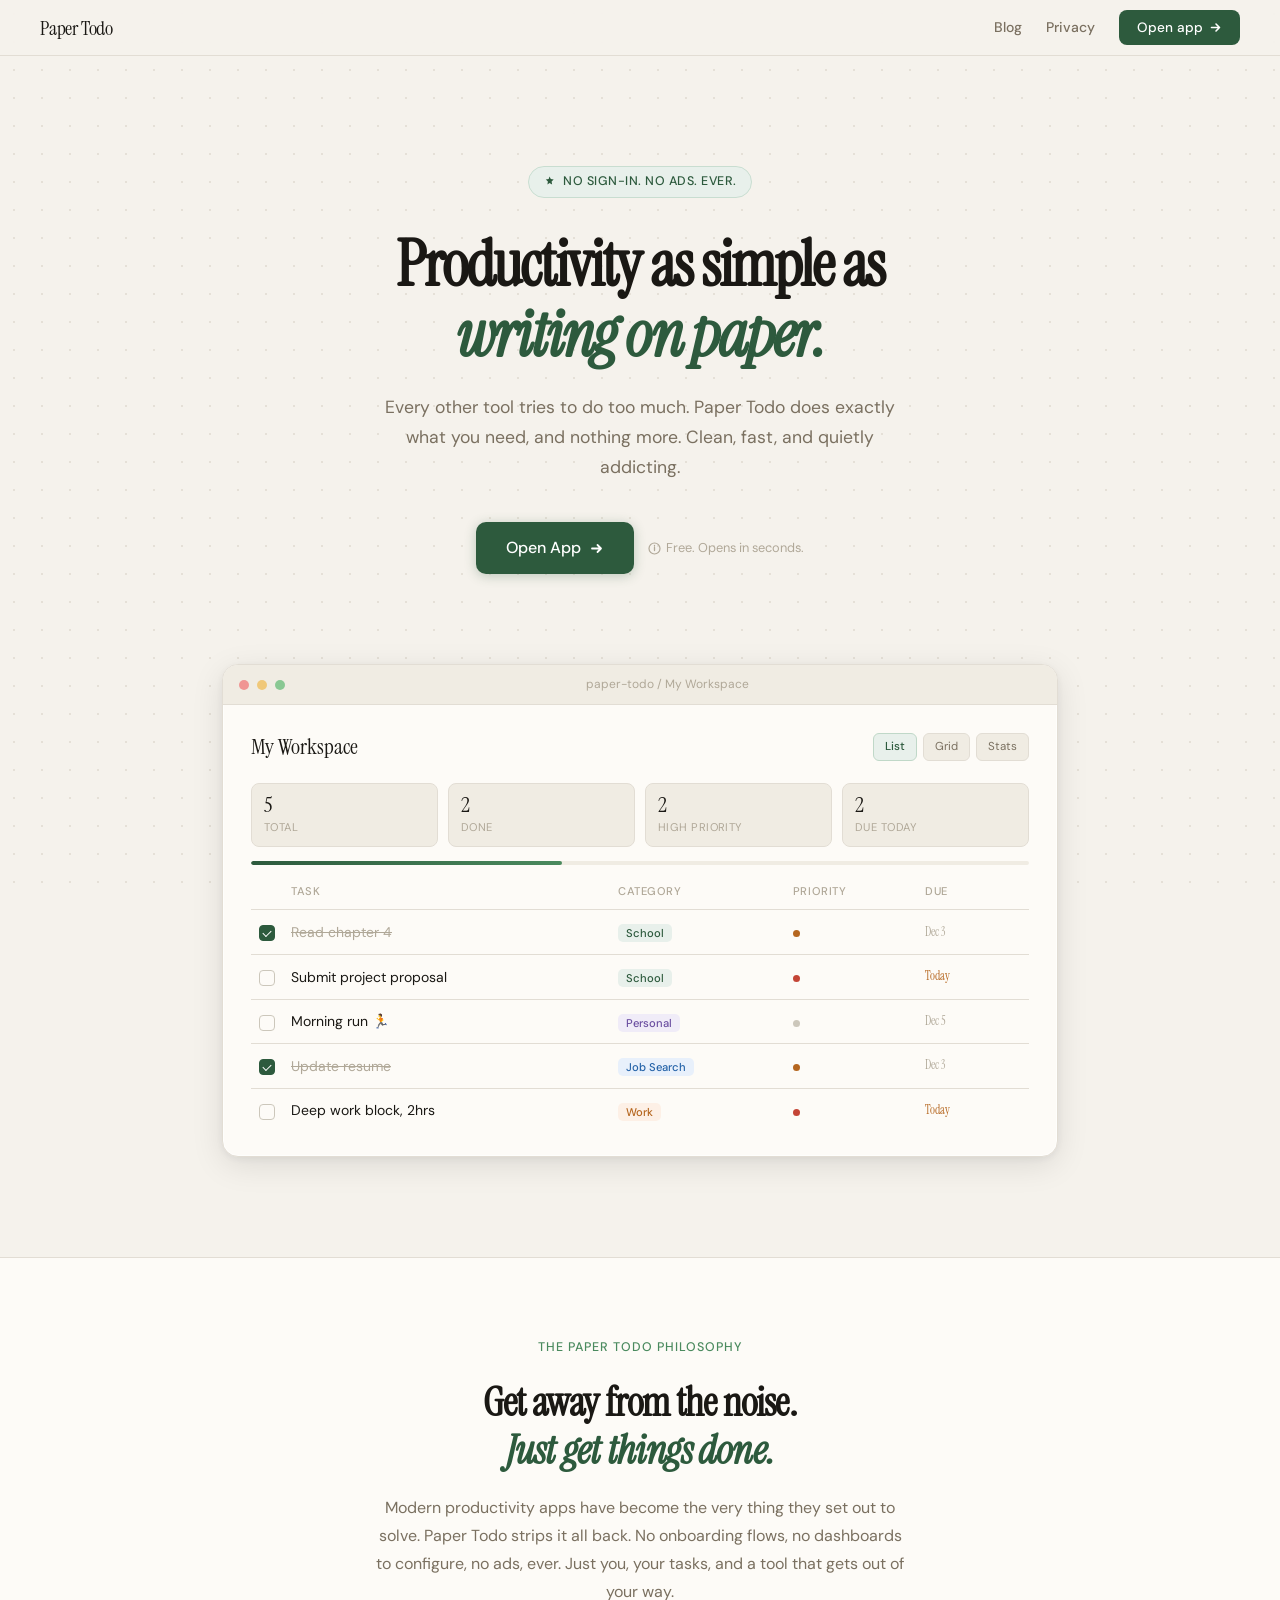
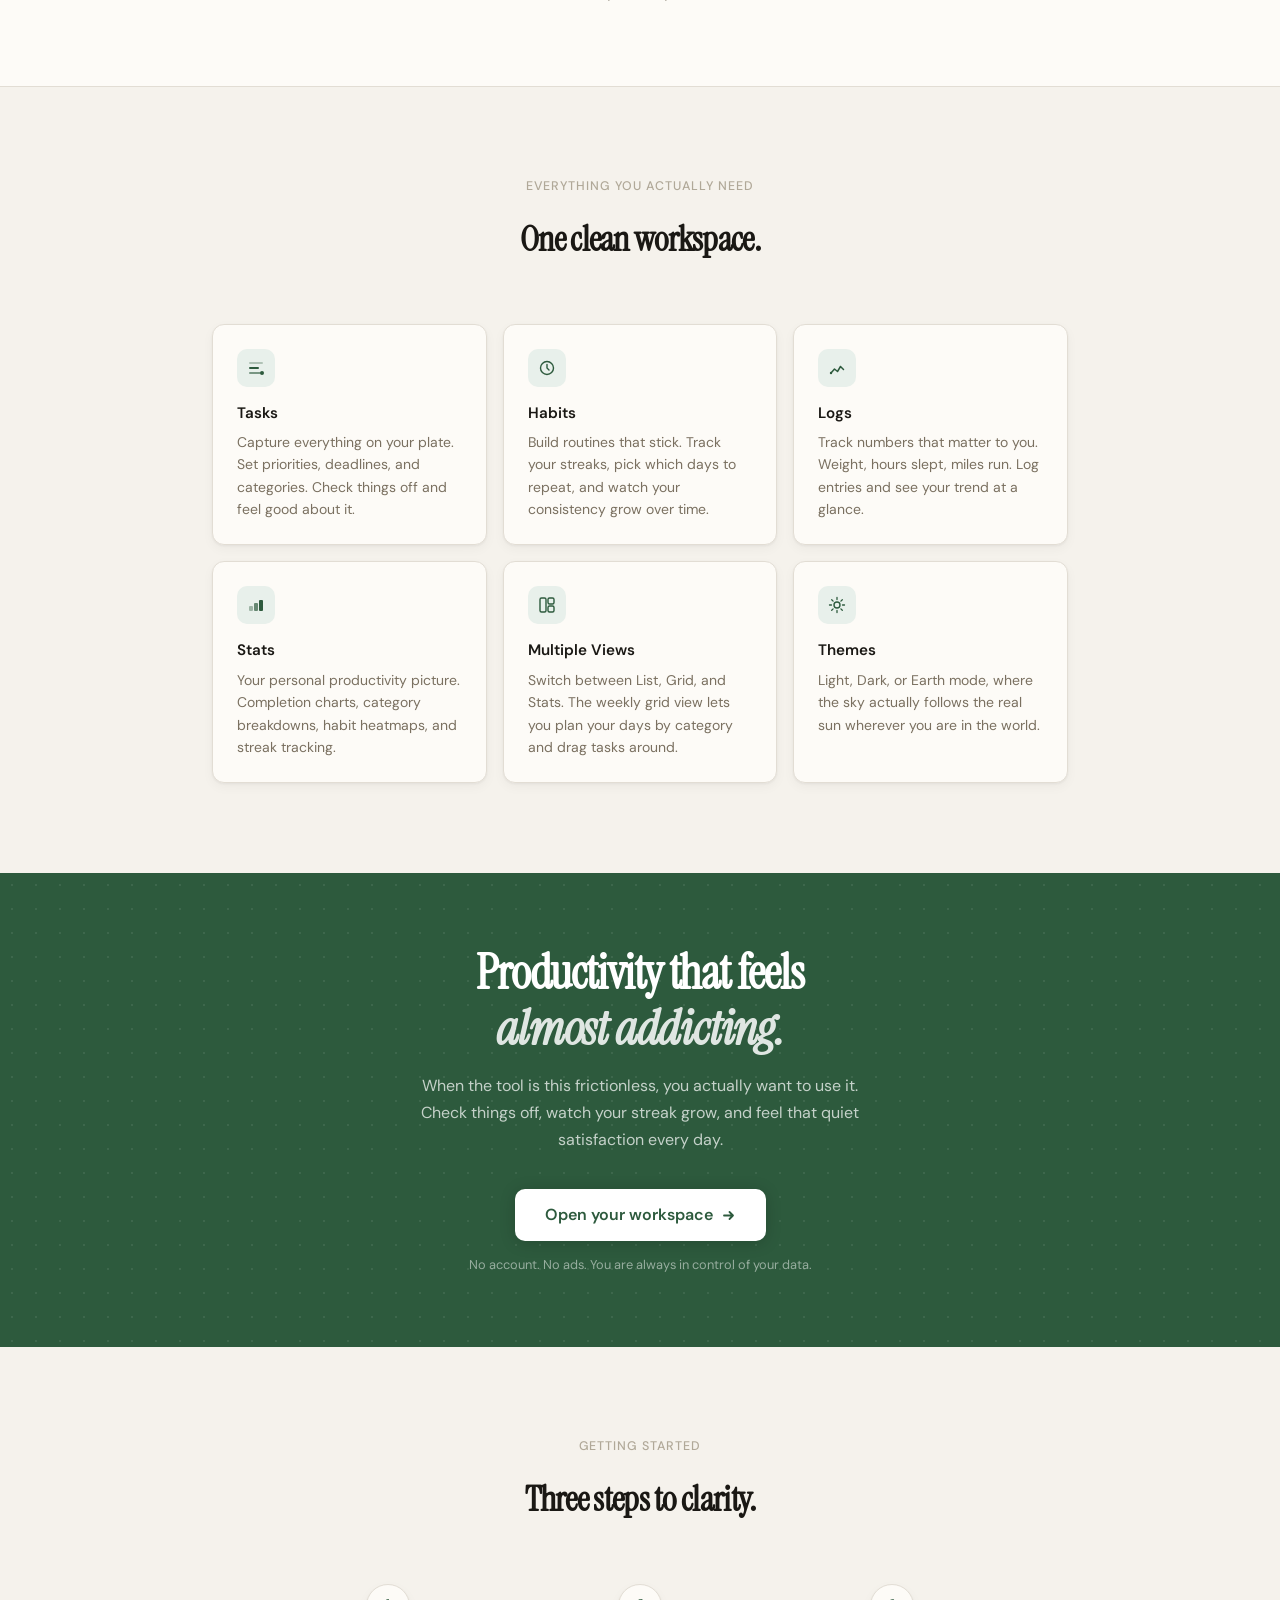
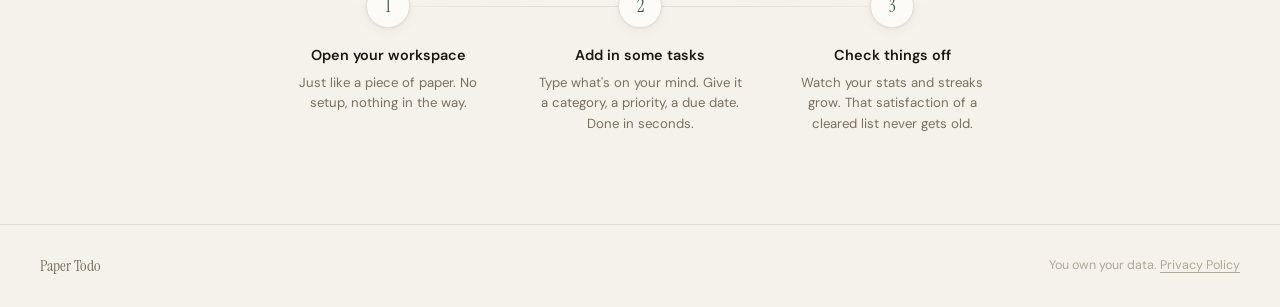
<file: index.html>
<!DOCTYPE html>
<html lang="en">
<head>
<meta charset="UTF-8">
<meta name="viewport" content="width=device-width, initial-scale=1.0">
<title>Paper Todo — Productivity as simple as paper</title>
<meta name="description" content="Paper Todo is a minimalist productivity app for tasks, habits, logs, and stats. No sign-in, no ads, no setup. Open your workspace and start in seconds.">
<meta name="robots" content="index, follow">
<meta name="theme-color" content="#f5f2ec">
<link rel="canonical" href="https://papertodo.app/">

<!-- Open Graph -->
<meta property="og:type" content="website">
<meta property="og:site_name" content="Paper Todo">
<meta property="og:title" content="Paper Todo — Productivity as simple as paper">
<meta property="og:description" content="A minimalist workspace for tasks, habits, logs, and stats. No sign-in, no ads, no setup. Open and start immediately.">
<meta property="og:url" content="https://papertodo.app/">

<!-- Twitter Card -->
<meta name="twitter:card" content="summary_large_image">
<meta name="twitter:title" content="Paper Todo — Productivity as simple as paper">
<meta name="twitter:description" content="A minimalist workspace for tasks, habits, logs, and stats. No sign-in, no ads, no setup.">

<!-- Structured data -->
<script type="application/ld+json">
{
  "@context": "https://schema.org",
  "@type": "WebApplication",
  "name": "Paper Todo",
  "url": "https://papertodo.app/app.html",
  "description": "A minimalist productivity app for tasks, habits, quantitative tracking, and personal stats. No sign-in required. No ads.",
  "applicationCategory": "ProductivityApplication",
  "operatingSystem": "Web",
  "offers": {
    "@type": "Offer",
    "price": "0",
    "priceCurrency": "USD"
  },
  "featureList": [
    "Task management with priorities and due dates",
    "Habit tracking with streak calculation",
    "Quantitative log tracking with trend charts",
    "Personal productivity statistics",
    "List, Grid, and Stats views",
    "No sign-in required",
    "No ads"
  ]
}
</script>

<link href="https://fonts.googleapis.com/css2?family=Instrument+Serif:ital@0;1&family=DM+Sans:ital,opsz,wght@0,9..40,300;0,9..40,400;0,9..40,500;0,9..40,600;1,9..40,300&display=swap" rel="stylesheet">
<style>
  *, *::before, *::after { box-sizing: border-box; margin: 0; padding: 0; }

  :root {
    --bg: #f5f2ec;
    --surface: #fdfbf7;
    --surface2: #f0ece3;
    --border: #e2ddd4;
    --border-strong: #ccc7bb;
    --text: #1a1814;
    --text-muted: #7a7060;
    --text-faint: #b0a898;
    --accent: #2d5a3d;
    --accent-light: #e8f0eb;
    --accent-mid: #4a8a5e;
    --shadow: 0 1px 3px rgba(0,0,0,0.06), 0 4px 12px rgba(0,0,0,0.04);
    --shadow-lg: 0 8px 32px rgba(0,0,0,0.1), 0 2px 8px rgba(0,0,0,0.06);
  }

  html { scroll-behavior: smooth; }

  body {
    background: var(--bg);
    color: var(--text);
    font-family: 'DM Sans', system-ui, sans-serif;
    font-size: 16px;
    line-height: 1.6;
    -webkit-font-smoothing: antialiased;
    overflow-x: hidden;
  }

  body::before {
    content: '';
    position: fixed;
    inset: 0;
    background-image: radial-gradient(circle, #c8c0b0 1px, transparent 1px);
    background-size: 28px 28px;
    opacity: 0.35;
    pointer-events: none;
    z-index: 0;
  }

  /* Nav */
  nav {
    position: sticky;
    top: 0;
    z-index: 100;
    background: rgba(245,242,236,0.88);
    backdrop-filter: blur(12px);
    -webkit-backdrop-filter: blur(12px);
    border-bottom: 1px solid var(--border);
    padding: 0 40px;
    height: 56px;
    display: flex;
    align-items: center;
    justify-content: space-between;
  }

  .nav-logo {
    font-family: 'Instrument Serif', Georgia, serif;
    font-size: 1.25rem;
    color: var(--text);
    text-decoration: none;
    letter-spacing: -0.01em;
  }

  .nav-cta {
    display: inline-flex;
    align-items: center;
    gap: 6px;
    background: var(--accent);
    color: #fff;
    font-family: 'DM Sans', sans-serif;
    font-size: 0.85rem;
    font-weight: 500;
    padding: 7px 18px;
    border-radius: 8px;
    text-decoration: none;
    transition: background 0.15s, transform 0.1s;
  }
  .nav-cta:hover { background: #245030; transform: translateY(-1px); }

  .nav-link {
    font-size: 0.875rem;
    font-weight: 500;
    color: var(--text-muted);
    text-decoration: none;
    transition: color 0.15s;
  }
  .nav-link:hover { color: var(--accent); }

  /* Hero */
  .hero {
    position: relative;
    z-index: 1;
    max-width: 760px;
    margin: 0 auto;
    padding: 110px 32px 90px;
    text-align: center;
  }

  .hero-badge {
    display: inline-flex;
    align-items: center;
    gap: 7px;
    background: var(--accent-light);
    color: var(--accent);
    font-size: 0.78rem;
    font-weight: 500;
    letter-spacing: 0.04em;
    text-transform: uppercase;
    padding: 5px 14px;
    border-radius: 100px;
    margin-bottom: 32px;
    border: 1px solid #c8ddd0;
  }
  .hero-badge svg { flex-shrink: 0; }

  h1 {
    font-family: 'Instrument Serif', Georgia, serif;
    font-size: clamp(2.6rem, 6vw, 4rem);
    line-height: 1.1;
    letter-spacing: -0.03em;
    color: var(--text);
    margin-bottom: 22px;
  }
  h1 em { font-style: italic; color: var(--accent); }

  .hero-sub {
    font-size: 1.1rem;
    color: var(--text-muted);
    font-weight: 400;
    max-width: 520px;
    margin: 0 auto 40px;
    line-height: 1.7;
  }

  .hero-actions {
    display: flex;
    align-items: center;
    justify-content: center;
    gap: 14px;
    flex-wrap: wrap;
  }

  .btn-primary {
    display: inline-flex;
    align-items: center;
    gap: 8px;
    background: var(--accent);
    color: #fff;
    font-family: 'DM Sans', sans-serif;
    font-size: 1rem;
    font-weight: 500;
    padding: 13px 30px;
    border-radius: 10px;
    text-decoration: none;
    box-shadow: 0 2px 12px rgba(45,90,61,0.28);
    transition: background 0.15s, transform 0.12s, box-shadow 0.15s;
  }
  .btn-primary:hover { background: #245030; transform: translateY(-2px); box-shadow: 0 6px 20px rgba(45,90,61,0.32); }
  .btn-primary:active { transform: translateY(0); }

  .hero-note {
    font-size: 0.8rem;
    color: var(--text-faint);
    display: flex;
    align-items: center;
    gap: 5px;
  }

  /* Preview */
  .preview-wrap {
    position: relative;
    z-index: 1;
    max-width: 900px;
    margin: 0 auto 100px;
    padding: 0 32px;
  }

  .preview-card {
    background: var(--surface);
    border: 1px solid var(--border);
    border-radius: 16px;
    box-shadow: var(--shadow-lg), 0 0 0 1px rgba(255,255,255,0.7) inset;
    overflow: hidden;
    position: relative;
  }

  .preview-bar {
    background: var(--surface2);
    border-bottom: 1px solid var(--border);
    padding: 10px 16px;
    display: flex;
    align-items: center;
    gap: 8px;
  }

  .preview-dot { width: 10px; height: 10px; border-radius: 50%; }
  .preview-dot:nth-child(1) { background: #f08080; opacity: 0.8; }
  .preview-dot:nth-child(2) { background: #f0c060; opacity: 0.8; }
  .preview-dot:nth-child(3) { background: #70c080; opacity: 0.8; }

  .preview-url {
    flex: 1;
    text-align: center;
    font-size: 0.75rem;
    color: var(--text-faint);
  }

  .preview-body { padding: 24px 28px; }

  /* Faux app */
  .faux-header {
    display: flex;
    align-items: center;
    justify-content: space-between;
    margin-bottom: 18px;
  }

  .faux-title {
    font-family: 'Instrument Serif', serif;
    font-size: 1.4rem;
    color: var(--text);
  }

  .faux-chips { display: flex; gap: 6px; }

  .faux-chip {
    font-size: 0.72rem;
    padding: 4px 11px;
    border-radius: 6px;
    border: 1px solid var(--border);
    color: var(--text-muted);
    background: var(--surface2);
    cursor: pointer;
    transition: background 0.12s, color 0.12s, border-color 0.12s;
    user-select: none;
  }
  .faux-chip:hover { background: var(--accent-light); color: var(--accent); border-color: #c0d8c8; }
  .faux-chip.active { background: var(--accent-light); border-color: #c0d8c8; color: var(--accent); font-weight: 500; }

  .faux-stats-row {
    display: grid;
    grid-template-columns: repeat(4, 1fr);
    gap: 10px;
    margin-bottom: 14px;
  }

  .faux-stat {
    background: var(--surface2);
    border: 1px solid var(--border);
    border-radius: 8px;
    padding: 10px 12px;
    transition: background 0.2s;
  }

  .faux-stat-num {
    font-family: 'Instrument Serif', serif;
    font-size: 1.4rem;
    color: var(--text);
    line-height: 1;
    margin-bottom: 2px;
    transition: color 0.2s;
  }

  .faux-stat-label {
    font-size: 0.7rem;
    color: var(--text-faint);
    text-transform: uppercase;
    letter-spacing: 0.04em;
  }

  .faux-progress-bar {
    height: 4px;
    background: var(--surface2);
    border-radius: 2px;
    margin-bottom: 18px;
    overflow: hidden;
  }

  #faux-fill {
    height: 100%;
    background: linear-gradient(90deg, var(--accent), var(--accent-mid));
    border-radius: 2px;
    transition: width 0.5s cubic-bezier(.4,0,.2,1);
  }

  /* List view table */
  .faux-table { width: 100%; border-collapse: collapse; }
  .faux-table th {
    font-size: 0.7rem;
    color: var(--text-faint);
    text-transform: uppercase;
    letter-spacing: 0.05em;
    padding: 0 8px 8px;
    text-align: left;
    font-weight: 500;
    border-bottom: 1px solid var(--border);
  }

  .faux-row {
    border-bottom: 1px solid var(--border);
    transition: background 0.12s;
  }
  .faux-row:last-child { border-bottom: none; }
  .faux-row:hover { background: var(--surface2); }
  .faux-row td { padding: 9px 8px; vertical-align: middle; }

  .faux-check {
    width: 16px; height: 16px;
    border-radius: 4px;
    border: 1.5px solid var(--border-strong);
    display: inline-flex;
    align-items: center;
    justify-content: center;
    flex-shrink: 0;
    cursor: pointer;
    position: relative;
    vertical-align: middle;
    transition: background 0.15s, border-color 0.15s, transform 0.1s;
  }
  .faux-check:hover { border-color: var(--accent); transform: scale(1.1); }
  .faux-check.done { background: var(--accent); border-color: var(--accent); }
  .faux-check.done::after {
    content: '';
    position: absolute;
    top: 50%; left: 50%;
    width: 8px; height: 5px;
    border-left: 1.5px solid #fff;
    border-bottom: 1.5px solid #fff;
    transform: translate(-50%, -60%) rotate(-45deg);
    display: block;
  }

  @keyframes checkBounce {
    0%   { transform: scale(1); }
    40%  { transform: scale(1.35); }
    70%  { transform: scale(0.9); }
    100% { transform: scale(1); }
  }
  .faux-check.just-done { animation: checkBounce 0.35s cubic-bezier(.4,0,.2,1); }

  .faux-name { font-size: 0.875rem; color: var(--text); transition: color 0.2s; }
  .faux-name.done { color: var(--text-faint); text-decoration: line-through; }

  .faux-cat { font-size: 0.7rem; padding: 2px 8px; border-radius: 5px; font-weight: 500; }
  .faux-pri { width: 7px; height: 7px; border-radius: 50%; display: inline-block; }
  .faux-date { font-size: 0.75rem; color: var(--text-faint); font-family: 'Instrument Serif', serif; }
  .faux-date.overdue { color: #c44536; }
  .faux-date.today { color: #b5661f; }
  .faux-date.done-date { color: var(--text-faint); }

  .faux-del {
    width: 18px; height: 18px;
    border-radius: 4px;
    border: none;
    background: transparent;
    color: var(--text-faint);
    font-size: 14px;
    line-height: 1;
    cursor: pointer;
    opacity: 0;
    transition: opacity 0.15s, background 0.12s, color 0.12s;
    display: flex;
    align-items: center;
    justify-content: center;
    padding: 0;
  }
  .faux-row:hover .faux-del { opacity: 1; }
  .faux-del:hover { background: #faeae8; color: #c44536; }

  @keyframes rowFadeOut {
    from { opacity: 1; transform: translateX(0); max-height: 40px; }
    to   { opacity: 0; transform: translateX(12px); max-height: 0; padding: 0; }
  }
  .faux-row.removing { animation: rowFadeOut 0.25s ease forwards; overflow: hidden; }

  /* Grid view */
  .faux-grid { width: 100%; border-collapse: collapse; }
  .faux-grid th {
    font-size: 0.7rem;
    color: var(--text-faint);
    text-transform: uppercase;
    letter-spacing: 0.05em;
    padding: 6px 10px;
    text-align: left;
    font-weight: 500;
    border-bottom: 1px solid var(--border);
    border-right: 1px solid var(--border);
  }
  .faux-grid th:last-child { border-right: none; }
  .faux-grid td {
    vertical-align: top;
    padding: 8px 10px;
    border-right: 1px solid var(--border);
    border-bottom: 1px solid var(--border);
    width: 25%;
    min-height: 64px;
    transition: background 0.12s, outline 0.1s;
  }
  .faux-grid td:last-child { border-right: none; }
  .faux-grid tr:last-child td { border-bottom: none; }
  .faux-grid td.drag-over {
    background: var(--accent-light);
    outline: 2px dashed #a8ccb8;
    outline-offset: -3px;
  }

  .faux-day-label {
    font-size: 0.7rem;
    font-weight: 600;
    color: var(--text-muted);
    margin-bottom: 6px;
  }
  .faux-day-label.today-label { color: var(--accent); }

  .faux-chip-task {
    font-size: 0.7rem;
    padding: 3px 7px;
    border-radius: 5px;
    background: var(--accent-light);
    color: var(--accent);
    margin-bottom: 4px;
    white-space: nowrap;
    overflow: hidden;
    text-overflow: ellipsis;
    max-width: 100%;
    display: block;
    border: 1px solid #c0d8c8;
    cursor: grab;
    transition: opacity 0.15s, transform 0.1s;
  }
  .faux-chip-task:active { cursor: grabbing; opacity: 0.55; transform: scale(0.97); }
  .faux-chip-task.done-chip {
    background: var(--surface2);
    color: var(--text-faint);
    border-color: var(--border);
    text-decoration: line-through;
  }
  .faux-chip-task.high { background: #faeae8; color: #c44536; border-color: #f0c8c4; }
  .faux-chip-task.personal { background: #f0ecf8; color: #6b4fa0; border-color: #d8d0f0; }
  .faux-chip-task.work { background: #fdf0e6; color: #b5661f; border-color: #e8d4b8; }

  /* Stats view */
  .faux-stats-view { padding: 4px 0; }

  .faux-stats-section { margin-bottom: 18px; }
  .faux-stats-section:last-child { margin-bottom: 0; }

  .faux-stats-heading {
    font-size: 0.7rem;
    font-weight: 600;
    color: var(--text-faint);
    text-transform: uppercase;
    letter-spacing: 0.06em;
    margin-bottom: 10px;
  }

  .faux-bar-row {
    display: flex;
    align-items: center;
    gap: 10px;
    margin-bottom: 7px;
  }
  .faux-bar-row:last-child { margin-bottom: 0; }

  .faux-bar-label {
    font-size: 0.78rem;
    color: var(--text-muted);
    width: 68px;
    flex-shrink: 0;
  }

  .faux-bar-track {
    flex: 1;
    height: 6px;
    background: var(--surface2);
    border-radius: 3px;
    overflow: hidden;
  }

  .faux-bar-fill {
    height: 100%;
    border-radius: 3px;
    background: var(--accent);
    transition: width 0.7s cubic-bezier(.4,0,.2,1);
  }

  .faux-bar-count {
    font-size: 0.75rem;
    color: var(--text-faint);
    font-family: 'Instrument Serif', serif;
    width: 20px;
    text-align: right;
    flex-shrink: 0;
  }

  .faux-mini-bars {
    display: flex;
    align-items: flex-end;
    gap: 4px;
    height: 48px;
  }

  .faux-mini-bar {
    flex: 1;
    background: var(--accent-light);
    border-radius: 3px 3px 0 0;
    border: 1px solid #c0d8c8;
    transition: height 0.6s cubic-bezier(.4,0,.2,1), background 0.2s;
    min-height: 3px;
    cursor: default;
  }
  .faux-mini-bar:hover { background: var(--accent-mid); }
  .faux-mini-bar.today-bar { background: var(--accent); border-color: var(--accent); }

  .faux-mini-bar-labels {
    display: flex;
    gap: 4px;
    margin-top: 4px;
  }
  .faux-mini-bar-label {
    flex: 1;
    font-size: 0.6rem;
    color: var(--text-faint);
    text-align: center;
    overflow: hidden;
  }
  .faux-mini-bar-label.today-lbl { color: var(--accent); font-weight: 600; }

  .faux-summary-cards {
    display: grid;
    grid-template-columns: repeat(3, 1fr);
    gap: 8px;
    margin-bottom: 16px;
  }
  .faux-summary-card {
    background: var(--surface2);
    border: 1px solid var(--border);
    border-radius: 8px;
    padding: 10px 12px;
  }
  .faux-summary-num {
    font-family: 'Instrument Serif', serif;
    font-size: 1.5rem;
    color: var(--text);
    line-height: 1;
    margin-bottom: 2px;
  }
  .faux-summary-label {
    font-size: 0.68rem;
    color: var(--text-faint);
    text-transform: uppercase;
    letter-spacing: 0.04em;
  }

  /* Confetti */
  .confetti-piece {
    position: fixed;
    width: 7px;
    height: 7px;
    border-radius: 2px;
    pointer-events: none;
    z-index: 9999;
    animation: confettiFall var(--dur) ease forwards;
  }

  @keyframes confettiFall {
    0%   { transform: translate(0, 0) rotate(0deg) scale(1); opacity: 1; }
    80%  { opacity: 1; }
    100% { transform: translate(var(--tx), var(--ty)) rotate(var(--rot)) scale(0.4); opacity: 0; }
  }

  /* Ripple */
  .ripple-ring {
    position: fixed;
    border-radius: 50%;
    pointer-events: none;
    z-index: 9998;
    border: 2px solid var(--accent);
    animation: rippleOut 0.6s ease forwards;
  }
  @keyframes rippleOut {
    from { transform: scale(0); opacity: 0.7; }
    to   { transform: scale(4.5); opacity: 0; }
  }

  /* All-done celebration */
  #faux-celebrate {
    position: absolute;
    inset: 0;
    background: rgba(253,251,247,0.92);
    border-radius: 0 0 16px 16px;
    display: flex;
    flex-direction: column;
    align-items: center;
    justify-content: center;
    gap: 10px;
    z-index: 10;
    animation: fauxFadeIn 0.3s ease both;
  }
  #faux-celebrate .celeb-emoji { font-size: 2.2rem; animation: celebBounce 0.6s ease; }
  #faux-celebrate .celeb-title {
    font-family: 'Instrument Serif', serif;
    font-size: 1.2rem;
    color: var(--accent);
    letter-spacing: -0.01em;
  }
  #faux-celebrate .celeb-sub { font-size: 0.8rem; color: var(--text-faint); }
  #faux-celebrate .celeb-reset {
    margin-top: 4px;
    font-size: 0.78rem;
    color: var(--accent);
    background: var(--accent-light);
    border: 1px solid #c0d8c8;
    border-radius: 6px;
    padding: 5px 14px;
    cursor: pointer;
    font-family: 'DM Sans', sans-serif;
    transition: background 0.12s;
  }
  #faux-celebrate .celeb-reset:hover { background: #d4e8da; }
  @keyframes celebBounce {
    0%   { transform: scale(0.4); opacity: 0; }
    60%  { transform: scale(1.25); }
    80%  { transform: scale(0.92); }
    100% { transform: scale(1);    opacity: 1; }
  }

  /* View transition */
  #faux-view-content {
    animation: fauxFadeIn 0.22s ease both;
  }
  @keyframes fauxFadeIn {
    from { opacity: 0; transform: translateY(6px); }
    to   { opacity: 1; transform: translateY(0); }
  }

  /* Philosophy */
  .philosophy {
    position: relative;
    z-index: 1;
    background: var(--surface);
    border-top: 1px solid var(--border);
    border-bottom: 1px solid var(--border);
    padding: 80px 32px;
    text-align: center;
  }

  .philosophy-eyebrow {
    font-size: 0.78rem;
    font-weight: 500;
    letter-spacing: 0.08em;
    text-transform: uppercase;
    color: var(--accent-mid);
    margin-bottom: 20px;
  }

  .philosophy h2 {
    font-family: 'Instrument Serif', Georgia, serif;
    font-size: clamp(1.7rem, 3.5vw, 2.5rem);
    line-height: 1.2;
    letter-spacing: -0.02em;
    max-width: 680px;
    margin: 0 auto 20px;
  }
  .philosophy h2 em { font-style: italic; color: var(--accent); }

  .philosophy p {
    font-size: 1rem;
    color: var(--text-muted);
    max-width: 540px;
    margin: 0 auto;
    line-height: 1.75;
  }

  /* Features */
  .features {
    position: relative;
    z-index: 1;
    max-width: 920px;
    margin: 0 auto;
    padding: 90px 32px;
  }

  .section-label {
    text-align: center;
    font-size: 0.78rem;
    font-weight: 500;
    letter-spacing: 0.08em;
    text-transform: uppercase;
    color: var(--text-faint);
    margin-bottom: 14px;
  }

  .section-title {
    font-family: 'Instrument Serif', Georgia, serif;
    font-size: clamp(1.6rem, 3vw, 2.2rem);
    text-align: center;
    letter-spacing: -0.02em;
    margin-bottom: 56px;
    color: var(--text);
  }

  .features-grid {
    display: grid;
    grid-template-columns: repeat(auto-fit, minmax(240px, 1fr));
    gap: 16px;
  }

  .feature-card {
    background: var(--surface);
    border: 1px solid var(--border);
    border-radius: 12px;
    padding: 24px;
    box-shadow: var(--shadow);
    transition: transform 0.15s, box-shadow 0.15s;
  }
  .feature-card:hover { transform: translateY(-3px); box-shadow: var(--shadow-lg); }

  .feature-icon {
    width: 38px; height: 38px;
    border-radius: 10px;
    background: var(--accent-light);
    display: flex;
    align-items: center;
    justify-content: center;
    margin-bottom: 14px;
    color: var(--accent);
  }

  .feature-name { font-size: 0.95rem; font-weight: 600; margin-bottom: 6px; color: var(--text); }
  .feature-desc { font-size: 0.875rem; color: var(--text-muted); line-height: 1.6; }

  /* Addicting strip */
  .addicting {
    position: relative;
    z-index: 1;
    background: var(--accent);
    padding: 72px 32px;
    text-align: center;
    overflow: hidden;
  }

  .addicting::before {
    content: '';
    position: absolute;
    inset: 0;
    background-image: radial-gradient(circle, rgba(255,255,255,0.08) 1px, transparent 1px);
    background-size: 24px 24px;
    pointer-events: none;
  }

  .addicting h2 {
    font-family: 'Instrument Serif', Georgia, serif;
    font-size: clamp(1.8rem, 4vw, 3rem);
    color: #fff;
    letter-spacing: -0.025em;
    line-height: 1.15;
    margin-bottom: 16px;
    position: relative;
  }
  .addicting h2 em { font-style: italic; opacity: 0.85; }

  .addicting p {
    font-size: 1rem;
    color: rgba(255,255,255,0.72);
    max-width: 480px;
    margin: 0 auto 36px;
    line-height: 1.7;
    position: relative;
  }

  .btn-light {
    display: inline-flex;
    align-items: center;
    gap: 8px;
    background: #fff;
    color: var(--accent);
    font-family: 'DM Sans', sans-serif;
    font-size: 1rem;
    font-weight: 600;
    padding: 13px 30px;
    border-radius: 10px;
    text-decoration: none;
    box-shadow: 0 2px 16px rgba(0,0,0,0.18);
    transition: transform 0.12s, box-shadow 0.15s;
    position: relative;
  }
  .btn-light:hover { transform: translateY(-2px); box-shadow: 0 6px 24px rgba(0,0,0,0.22); }

  .no-signin {
    font-size: 0.8rem;
    color: rgba(255,255,255,0.5);
    margin-top: 14px;
    position: relative;
  }

  /* How */
  .how {
    position: relative;
    z-index: 1;
    max-width: 820px;
    margin: 0 auto;
    padding: 90px 32px;
  }

  .steps {
    display: grid;
    grid-template-columns: repeat(auto-fit, minmax(200px, 1fr));
    gap: 0;
    margin-top: 48px;
    position: relative;
  }

  .steps::before {
    content: '';
    position: absolute;
    top: 22px;
    left: 10%; right: 10%;
    height: 1px;
    background: linear-gradient(90deg, transparent, var(--border), var(--border), transparent);
  }

  .step { text-align: center; padding: 0 20px; position: relative; }

  .step-num {
    width: 44px; height: 44px;
    border-radius: 50%;
    background: var(--surface);
    border: 1px solid var(--border);
    box-shadow: var(--shadow);
    display: flex;
    align-items: center;
    justify-content: center;
    margin: 0 auto 16px;
    font-family: 'Instrument Serif', serif;
    font-size: 1.1rem;
    color: var(--accent);
    position: relative;
    z-index: 1;
  }

  .step-title { font-size: 0.9rem; font-weight: 600; margin-bottom: 6px; color: var(--text); }
  .step-desc { font-size: 0.825rem; color: var(--text-muted); line-height: 1.55; }

  /* Footer */
  footer {
    position: relative;
    z-index: 1;
    border-top: 1px solid var(--border);
    padding: 28px 40px;
    display: flex;
    align-items: center;
    justify-content: space-between;
  }

  .footer-logo {
    font-family: 'Instrument Serif', Georgia, serif;
    font-size: 1rem;
    color: var(--text-muted);
    text-decoration: none;
  }

  .footer-copy { font-size: 0.78rem; color: var(--text-faint); }

  /* Animations */
  @keyframes fadeUp {
    from { opacity: 0; transform: translateY(20px); }
    to   { opacity: 1; transform: translateY(0); }
  }

  .hero-badge { animation: fadeUp 0.6s cubic-bezier(0.4, 0, 0.2, 1) both; animation-delay: 0s; }
  h1          { animation: fadeUp 0.6s cubic-bezier(0.4, 0, 0.2, 1) both; animation-delay: 0.08s; }
  .hero-sub   { animation: fadeUp 0.6s cubic-bezier(0.4, 0, 0.2, 1) both; animation-delay: 0.16s; }
  .hero-actions { animation: fadeUp 0.6s cubic-bezier(0.4, 0, 0.2, 1) both; animation-delay: 0.22s; }

  /* ── Responsive */
  @media (max-width: 600px) {
    nav { padding: 0 20px; }
    .hero { padding: 72px 20px 60px; }
    .preview-wrap { padding: 0 16px; margin-bottom: 72px; }
    .preview-body { padding: 16px; }
    .faux-stats-row { grid-template-columns: repeat(2,1fr); }
    .philosophy { padding: 56px 20px; }
    .features { padding: 60px 20px; }
    .how { padding: 60px 20px; }
    .addicting { padding: 56px 20px; }
    footer { flex-direction: column; gap: 8px; text-align: center; padding: 24px 20px; }
    .steps::before { display: none; }
    .steps { gap: 28px; }
  }
</style>
</head>
<body>

<!-- Nav -->
<nav>
  <a class="nav-logo" href="#">Paper Todo</a>
  <div style="display:flex;align-items:center;gap:24px;">
    <a class="nav-link" href="blog/index.html">Blog</a>
    <a class="nav-link" href="privacy.html">Privacy</a>
    <a class="nav-cta" href="app.html">
      Open app
      <svg width="13" height="13" viewBox="0 0 13 13" fill="none"><path d="M2.5 6.5h8M7 3l3.5 3.5L7 10" stroke="currentColor" stroke-width="1.6" stroke-linecap="round" stroke-linejoin="round"/></svg>
    </a>
  </div>
</nav>

<main>

<!-- Hero -->
<section class="hero">
  <div class="hero-badge">
    <svg width="13" height="13" viewBox="0 0 13 13" fill="none"><path d="M6.5 1.5l1.3 2.6 2.9.4-2.1 2 .5 2.9L6.5 8 4.4 9.4l.5-2.9-2.1-2 2.9-.4z" fill="currentColor"/></svg>
    No sign-in. No ads. Ever.
  </div>
  <h1>Productivity as simple as<br><em>writing on paper.</em></h1>
  <p class="hero-sub">
    Every other tool tries to do too much. Paper Todo does exactly what you need,
    and nothing more. Clean, fast, and quietly addicting.
  </p>
  <div class="hero-actions">
    <a class="btn-primary" href="app.html">
      Open App
      <svg width="15" height="15" viewBox="0 0 15 15" fill="none"><path d="M3 7.5h9M8.5 4l3.5 3.5L8.5 11" stroke="currentColor" stroke-width="1.8" stroke-linecap="round" stroke-linejoin="round"/></svg>
    </a>
    <span class="hero-note">
      <svg width="13" height="13" viewBox="0 0 13 13" fill="none"><circle cx="6.5" cy="6.5" r="5.5" stroke="currentColor" stroke-width="1.2"/><path d="M6.5 5.5v3M6.5 3.5v.5" stroke="currentColor" stroke-width="1.3" stroke-linecap="round"/></svg>
      Free. Opens in seconds.
    </span>
  </div>
</section>

<!-- Interactive app preview -->
<div class="preview-wrap">
  <div class="preview-card">
    <div class="preview-bar">
      <div class="preview-dot"></div>
      <div class="preview-dot"></div>
      <div class="preview-dot"></div>
      <div class="preview-url">paper-todo / My Workspace</div>
    </div>
    <div class="preview-body">
      <div class="faux-header">
        <div class="faux-title">My Workspace</div>
        <div class="faux-chips">
          <div class="faux-chip active" onclick="fauxSetView('list',this)">List</div>
          <div class="faux-chip" onclick="fauxSetView('grid',this)">Grid</div>
          <div class="faux-chip" onclick="fauxSetView('stats',this)">Stats</div>
        </div>
      </div>

      <!-- Stats bar (shown in all views) -->
      <div class="faux-stats-row" id="faux-counters">
        <div class="faux-stat"><div class="faux-stat-num" id="fc-total">5</div><div class="faux-stat-label">Total</div></div>
        <div class="faux-stat"><div class="faux-stat-num" id="fc-done">2</div><div class="faux-stat-label">Done</div></div>
        <div class="faux-stat"><div class="faux-stat-num" id="fc-high">2</div><div class="faux-stat-label">High priority</div></div>
        <div class="faux-stat"><div class="faux-stat-num" id="fc-today">2</div><div class="faux-stat-label">Due today</div></div>
      </div>
      <div class="faux-progress-bar"><div id="faux-fill" style="width:40%"></div></div>

      <!-- Dynamic view content -->
      <div id="faux-view-content"></div>
    </div>
  </div>
</div>

<!-- Philosophy -->
<section class="philosophy">
  <div class="philosophy-eyebrow">The Paper Todo philosophy</div>
  <h2>Get away from the noise.<br><em>Just get things done.</em></h2>
  <p>
    Modern productivity apps have become the very thing they set out to solve.
    Paper Todo strips it all back. No onboarding flows, no dashboards to configure,
    no ads, ever. Just you, your tasks, and a tool that gets out of your&nbsp;way.
  </p>
</section>

<!-- Features -->
<section class="features">
  <div class="section-label">Everything you actually need</div>
  <h2 class="section-title">One clean&nbsp;workspace.</h2>
  <div class="features-grid">

    <div class="feature-card">
      <div class="feature-icon">
        <svg width="18" height="18" viewBox="0 0 18 18" fill="none"><rect x="2" y="3" width="14" height="2" rx="1" fill="currentColor" opacity="0.3"/><rect x="2" y="8" width="10" height="2" rx="1" fill="currentColor"/><rect x="2" y="13" width="12" height="2" rx="1" fill="currentColor" opacity="0.6"/><circle cx="15" cy="14" r="2" fill="currentColor"/></svg>
      </div>
      <h3 class="feature-name">Tasks</h3>
      <div class="feature-desc">Capture everything on your plate. Set priorities, deadlines, and categories. Check things off and feel good about it.</div>
    </div>

    <div class="feature-card">
      <div class="feature-icon">
        <svg width="18" height="18" viewBox="0 0 18 18" fill="none"><path d="M9 2.5a6.5 6.5 0 100 13 6.5 6.5 0 000-13z" stroke="currentColor" stroke-width="1.4"/><path d="M9 5.5v3.5l2 2" stroke="currentColor" stroke-width="1.4" stroke-linecap="round"/></svg>
      </div>
      <h3 class="feature-name">Habits</h3>
      <div class="feature-desc">Build routines that stick. Track your streaks, pick which days to repeat, and watch your consistency grow over time.</div>
    </div>

    <div class="feature-card">
      <div class="feature-icon">
        <svg width="18" height="18" viewBox="0 0 18 18" fill="none"><path d="M3 14l3.5-4 3 2.5 3-5 3 3" stroke="currentColor" stroke-width="1.5" stroke-linecap="round" stroke-linejoin="round"/><circle cx="3" cy="14" r="1.2" fill="currentColor"/></svg>
      </div>
      <h3 class="feature-name">Logs</h3>
      <div class="feature-desc">Track numbers that matter to you. Weight, hours slept, miles run. Log entries and see your trend at a glance.</div>
    </div>

    <div class="feature-card">
      <div class="feature-icon">
        <svg width="18" height="18" viewBox="0 0 18 18" fill="none"><rect x="2" y="10" width="4" height="5" rx="1" fill="currentColor" opacity="0.4"/><rect x="7" y="7" width="4" height="8" rx="1" fill="currentColor" opacity="0.7"/><rect x="12" y="4" width="4" height="11" rx="1" fill="currentColor"/></svg>
      </div>
      <h3 class="feature-name">Stats</h3>
      <div class="feature-desc">Your personal productivity picture. Completion charts, category breakdowns, habit heatmaps, and streak tracking.</div>
    </div>

    <div class="feature-card">
      <div class="feature-icon">
        <svg width="18" height="18" viewBox="0 0 18 18" fill="none"><rect x="2" y="2" width="6" height="14" rx="1.5" stroke="currentColor" stroke-width="1.4"/><rect x="10" y="2" width="6" height="6" rx="1.5" stroke="currentColor" stroke-width="1.4"/><rect x="10" y="10" width="6" height="6" rx="1.5" stroke="currentColor" stroke-width="1.4"/></svg>
      </div>
      <h3 class="feature-name">Multiple Views</h3>
      <div class="feature-desc">Switch between List, Grid, and Stats. The weekly grid view lets you plan your days by category and drag tasks around.</div>
    </div>

    <div class="feature-card">
      <div class="feature-icon">
        <svg width="18" height="18" viewBox="0 0 18 18" fill="none"><circle cx="9" cy="9" r="3" stroke="currentColor" stroke-width="1.4"/><path d="M9 1.5v2M9 14.5v2M1.5 9h2M14.5 9h2M3.7 3.7l1.4 1.4M12.9 12.9l1.4 1.4M3.7 14.3l1.4-1.4M12.9 5.1l1.4-1.4" stroke="currentColor" stroke-width="1.3" stroke-linecap="round"/></svg>
      </div>
      <h3 class="feature-name">Themes</h3>
      <div class="feature-desc">Light, Dark, or Earth mode, where the sky actually follows the real sun wherever you are in the world.</div>
    </div>

  </div>
</section>

<!-- Addicting strip -->
<section class="addicting">
  <h2>Productivity that feels<br><em>almost addicting.</em></h2>
  <p>When the tool is this frictionless, you actually want to use it. Check things off, watch your streak grow, and feel that quiet satisfaction every day.</p>
  <a class="btn-light" href="app.html">
    Open your workspace
    <svg width="15" height="15" viewBox="0 0 15 15" fill="none"><path d="M3 7.5h9M8.5 4l3.5 3.5L8.5 11" stroke="currentColor" stroke-width="1.8" stroke-linecap="round" stroke-linejoin="round"/></svg>
  </a>
  <div class="no-signin">No account. No ads. You are always in control of your data.</div>
</section>

<!-- How it works -->
<section class="how">
  <div class="section-label">Getting started</div>
  <h2 class="section-title">Three steps to clarity.</h2>
  <div class="steps">
    <div class="step">
      <div class="step-num">1</div>
      <h3 class="step-title">Open your workspace</h3>
      <div class="step-desc">Just like a piece of paper. No setup, nothing in the way.</div>
    </div>
    <div class="step">
      <div class="step-num">2</div>
      <h3 class="step-title">Add in some tasks</h3>
      <div class="step-desc">Type what's on your mind. Give it a category, a priority, a due date. Done in seconds.</div>
    </div>
    <div class="step">
      <div class="step-num">3</div>
      <h3 class="step-title">Check things off</h3>
      <div class="step-desc">Watch your stats and streaks grow. That satisfaction of a cleared list never gets old.</div>
    </div>
  </div>
</section>

</main>

<!-- Footer -->
<footer>
  <a class="footer-logo" href="#">Paper Todo</a>
  <div class="footer-copy">You own your data. <a href="privacy.html" style="color:inherit;text-underline-offset:3px;">Privacy Policy</a></div>
</footer>

<script>
/* ── Faux interactive preview ─────────────────────────────── */

function fauxRelDate(offset) {
  if (offset === 0) return 'Today';
  const d = new Date();
  d.setDate(d.getDate() + offset);
  return d.toLocaleDateString('en-US', {month:'short', day:'numeric'});
}
function fauxDueClass(offset, done) {
  if (done) return 'done-date';
  if (offset === 0) return 'today';
  if (offset < 0)  return 'overdue';
  return '';
}

const TASKS = [
  { id:1, name:'Read chapter 4',          cat:'School',     catBg:'#e8f0eb', catColor:'#2d5a3d', pri:'#b5661f', due:fauxRelDate(-1), dueClass:fauxDueClass(-1,true),  done:true  },
  { id:2, name:'Submit project proposal', cat:'School',     catBg:'#e8f0eb', catColor:'#2d5a3d', pri:'#c44536', due:fauxRelDate(0),  dueClass:fauxDueClass(0,false),  done:false },
  { id:3, name:'Morning run \uD83C\uDFC3', cat:'Personal',  catBg:'#f0ecf8', catColor:'#6b4fa0', pri:'#ccc7bb', due:fauxRelDate(1),  dueClass:fauxDueClass(1,false),  done:false },
  { id:4, name:'Update resume',           cat:'Job Search', catBg:'#e8f0fb', catColor:'#2563a8', pri:'#b5661f', due:fauxRelDate(-1), dueClass:fauxDueClass(-1,true),  done:true  },
  { id:5, name:'Deep work block, 2hrs',   cat:'Work',       catBg:'#fdf0e6', catColor:'#b5661f', pri:'#c44536', due:fauxRelDate(0),  dueClass:fauxDueClass(0,false),  done:false },
];

let tasks = TASKS.map(t => ({...t}));
let currentView = 'list';

// Grid drag state
let gridTaskMap = { 'Yesterday':[1,4], 'Today':[2,5], 'Tomorrow':[3], 'In 2 days':[] };
let dragTaskId  = null;
let dragFromDay = null;

function getCounters() {
  const total = tasks.length;
  const done  = tasks.filter(t => t.done).length;
  const high  = tasks.filter(t => t.pri === '#c44536').length;
  const today = tasks.filter(t => t.dueClass === 'today' && !t.done).length;
  return { total, done, high, today };
}

function updateCounters() {
  const c = getCounters();
  document.getElementById('fc-total').textContent = c.total;
  document.getElementById('fc-done').textContent  = c.done;
  document.getElementById('fc-high').textContent  = c.high;
  document.getElementById('fc-today').textContent = c.today;
  const pct = tasks.length ? Math.round((c.done / tasks.length) * 100) : 0;
  document.getElementById('faux-fill').style.width = pct + '%';
}

function fauxSetView(view, el) {
  currentView = view;
  document.querySelectorAll('.faux-chip').forEach(c => c.classList.remove('active'));
  el.classList.add('active');
  renderFauxView();
}

function renderFauxView() {
  const el = document.getElementById('faux-view-content');
  el.innerHTML = '';
  el.style.animation = 'none';
  el.offsetHeight;
  el.style.animation = '';
  if (currentView === 'list') el.innerHTML = buildListView();
  else if (currentView === 'grid') el.innerHTML = buildGridView();
  else el.innerHTML = buildStatsView();
}

/* ── List view ── */
function buildListView() {
  if (!tasks.length) {
    return `<div style="text-align:center;padding:28px 0;color:var(--text-faint);font-size:0.875rem;">All tasks done! Open the app to add more.</div>`;
  }
  let rows = tasks.map(t => `
    <tr class="faux-row" id="row-${t.id}">
      <td style="width:24px"><div class="faux-check ${t.done?'done':''}" onclick="fauxToggle(${t.id},this)"></div></td>
      <td><div class="faux-name ${t.done?'done':''}">${t.name}</div></td>
      <td><span class="faux-cat" style="background:${t.catBg};color:${t.catColor}">${t.cat}</span></td>
      <td><span class="faux-pri" style="background:${t.pri}"></span></td>
      <td><div class="faux-date ${t.done?'done-date':t.dueClass}">${t.due}</div></td>
      <td style="width:22px"><button class="faux-del" onclick="fauxDelete(${t.id})" title="Delete">&#x2715;</button></td>
    </tr>`).join('');
  return `
    <table class="faux-table">
      <thead><tr>
        <th style="width:24px"></th>
        <th>Task</th><th>Category</th><th>Priority</th><th>Due</th>
        <th style="width:22px"></th>
      </tr></thead>
      <tbody>${rows}</tbody>
    </table>`;
}

/* ── Grid view ── */
function buildGridView() {
  const days = ['Yesterday','Today','Tomorrow','In 2 days'];
  // Sync removed tasks out of gridTaskMap
  const liveIds = new Set(tasks.map(t => t.id));
  days.forEach(d => { gridTaskMap[d] = (gridTaskMap[d]||[]).filter(id => liveIds.has(id)); });

  const headers = days.map(d =>
    `<th style="${d==='Today'?'color:var(--accent)':''}">${d}</th>`
  ).join('');

  const cells = days.map(d => {
    const ids = gridTaskMap[d] || [];
    const chips = ids.map(id => {
      const t = tasks.find(x => x.id === id);
      if (!t) return '';
      const cls = t.done ? 'done-chip' : (t.pri==='#c44536'?'high':(t.cat==='Personal'?'personal':(t.cat==='Work'?'work':'')));
      return `<span class="faux-chip-task ${cls}" draggable="true"
        ondragstart="gridDragStart(event,${t.id},'${d}')">${t.name}</span>`;
    }).join('');
    return `<td ondragover="gridDragOver(event)" ondragleave="gridDragLeave(event)" ondrop="gridDrop(event,'${d}')">
      <div class="faux-day-label ${d==='Today'?'today-label':''}">${d}</div>${chips}</td>`;
  }).join('');

  return `
    <table class="faux-grid">
      <thead><tr>${headers}</tr></thead>
      <tbody><tr>${cells}</tr></tbody>
    </table>`;
}

function gridDragStart(e, id, day) {
  dragTaskId  = id;
  dragFromDay = day;
  e.dataTransfer.effectAllowed = 'move';
}

function gridDragOver(e) {
  e.preventDefault();
  e.dataTransfer.dropEffect = 'move';
  e.currentTarget.classList.add('drag-over');
}

function gridDragLeave(e) {
  e.currentTarget.classList.remove('drag-over');
}

function gridDrop(e, toDay) {
  e.preventDefault();
  e.currentTarget.classList.remove('drag-over');
  if (dragTaskId === null || dragFromDay === toDay) { dragTaskId = null; return; }
  // Remove from source day
  gridTaskMap[dragFromDay] = (gridTaskMap[dragFromDay]||[]).filter(id => id !== dragTaskId);
  // Add to target day
  if (!gridTaskMap[toDay]) gridTaskMap[toDay] = [];
  gridTaskMap[toDay].push(dragTaskId);
  // Update the task's due date to reflect new column
  const dayOffsets = {'Yesterday':-1,'Today':0,'Tomorrow':1,'In 2 days':2};
  const t = tasks.find(x => x.id === dragTaskId);
  if (t && toDay in dayOffsets) {
    const offset = dayOffsets[toDay];
    t.due      = fauxRelDate(offset);
    t.dueClass = fauxDueClass(offset, t.done);
  }
  dragTaskId = null;
  dragFromDay = null;
  renderFauxView();
}

/* ── Stats view ── */
function buildStatsView() {
  const c = getCounters();
  const streak = c.done;
  const cats = {};
  tasks.forEach(t => { cats[t.cat] = (cats[t.cat]||0)+1; });
  const maxCat = Math.max(...Object.values(cats), 1);
  const catRows = Object.entries(cats).map(([cat,n]) => {
    const pct = Math.round((n / maxCat) * 100);
    return `<div class="faux-bar-row">
      <div class="faux-bar-label">${cat}</div>
      <div class="faux-bar-track"><div class="faux-bar-fill" style="width:${pct}%"></div></div>
      <div class="faux-bar-count">${n}</div>
    </div>`;
  }).join('');
  const days = ['M','T','W','T','F','Sa','Su'];
  const vals = [1,2,0,3,2,1,c.done];
  const maxV = Math.max(...vals, 1);
  const bars = days.map((d,i) => {
    const h = Math.max(3, Math.round((vals[i]/maxV)*44));
    return `<div class="faux-mini-bar ${i===6?'today-bar':''}" style="height:${h}px" title="${vals[i]} completed"></div>`;
  }).join('');
  const lbls = days.map((d,i) => `<div class="faux-mini-bar-label ${i===6?'today-lbl':''}">${d}</div>`).join('');
  return `
    <div class="faux-stats-view">
      <div class="faux-summary-cards">
        <div class="faux-summary-card"><div class="faux-summary-num">${c.done}</div><div class="faux-summary-label">Completed</div></div>
        <div class="faux-summary-card"><div class="faux-summary-num">${c.total - c.done}</div><div class="faux-summary-label">Pending</div></div>
        <div class="faux-summary-card"><div class="faux-summary-num">${streak}</div><div class="faux-summary-label">Day streak</div></div>
      </div>
      <div class="faux-stats-section">
        <div class="faux-stats-heading">Completions this week</div>
        <div class="faux-mini-bars">${bars}</div>
        <div class="faux-mini-bar-labels">${lbls}</div>
      </div>
      <div class="faux-stats-section" style="margin-top:16px">
        <div class="faux-stats-heading">By category</div>
        ${catRows}
      </div>
    </div>`;
}

/* ── Toggle done ── */
function fauxToggle(id, checkEl) {
  const t = tasks.find(x => x.id === id);
  if (!t) return;
  t.done = !t.done;

  checkEl.classList.toggle('done', t.done);
  checkEl.classList.add('just-done');
  setTimeout(() => checkEl.classList.remove('just-done'), 400);

  const row = checkEl.closest('tr');
  const nameEl = row && row.querySelector('.faux-name');
  if (nameEl) nameEl.classList.toggle('done', t.done);
  const dateEl = row && row.querySelector('.faux-date');
  if (dateEl) dateEl.className = 'faux-date ' + (t.done ? 'done-date' : t.dueClass);

  if (t.done) {
    spawnConfetti(checkEl);
    spawnRipple(checkEl);
  }
  updateCounters();

  // All done?
  if (tasks.length && tasks.every(x => x.done)) {
    setTimeout(() => showAllDone(), 450);
  }
}

/* ── All done celebration ── */
function showAllDone() {
  // Big confetti from center of preview card
  const card = document.querySelector('.preview-card');
  const rect = card.getBoundingClientRect();
  const cx = rect.left + rect.width / 2;
  const cy = rect.top + rect.height / 2;
  for (let cannon = 0; cannon < 2; cannon++) {
    const ox = cannon === 0 ? -rect.width * 0.25 : rect.width * 0.25;
    for (let i = 0; i < 28; i++) {
      setTimeout(() => {
        const piece = document.createElement('div');
        piece.className = 'confetti-piece';
        const angle = ((cannon === 0 ? -80 : -100) + Math.random() * 80) * (Math.PI / 180);
        const dist  = 80 + Math.random() * 120;
        const tx = Math.cos(angle) * dist + ox;
        const ty = Math.sin(angle) * dist - 60;
        const rot = (Math.random() * 900 - 450) + 'deg';
        const dur = (0.7 + Math.random() * 0.5) + 's';
        const color = CONFETTI_COLORS[Math.floor(Math.random() * CONFETTI_COLORS.length)];
        piece.style.cssText = `left:${cx}px;top:${cy}px;background:${color};--tx:${tx}px;--ty:${ty}px;--rot:${rot};--dur:${dur};border-radius:${Math.random()>0.5?'50%':'2px'}`;
        document.body.appendChild(piece);
        setTimeout(() => piece.remove(), 1300);
      }, i * 18);
    }
  }
  // Overlay
  const existing = document.getElementById('faux-celebrate');
  if (existing) return;
  const el = document.createElement('div');
  el.id = 'faux-celebrate';
  el.innerHTML = `
    <div class="celeb-emoji">🎉</div>
    <div class="celeb-title">All done!</div>
    <div class="celeb-sub">Every single task. Nicely done.</div>
    <button class="celeb-reset" onclick="fauxReset()">Start over</button>`;
  card.appendChild(el);
}

function fauxReset() {
  tasks = TASKS.map(t => ({...t}));
  gridTaskMap = { 'Yesterday':[1,4], 'Today':[2,5], 'Tomorrow':[3], 'In 2 days':[] };
  const overlay = document.getElementById('faux-celebrate');
  if (overlay) overlay.remove();
  updateCounters();
  renderFauxView();
}

/* ── Delete ── */
function fauxDelete(id) {
  const row = document.getElementById('row-' + id);
  if (!row) return;
  row.classList.add('removing');
  setTimeout(() => {
    tasks = tasks.filter(t => t.id !== id);
    // Remove from grid map too
    Object.keys(gridTaskMap).forEach(d => {
      gridTaskMap[d] = gridTaskMap[d].filter(x => x !== id);
    });
    updateCounters();
    renderFauxView();
  }, 250);
}

/* ── Confetti ── */
const CONFETTI_COLORS = ['#2d5a3d','#4a8a5e','#f0c060','#f08080','#8080f0','#60c0f0','#f0a060'];

function spawnConfetti(anchor) {
  const rect = anchor.getBoundingClientRect();
  const cx = rect.left + rect.width / 2;
  const cy = rect.top + rect.height / 2;
  for (let i = 0; i < 18; i++) {
    const piece = document.createElement('div');
    piece.className = 'confetti-piece';
    const angle = (Math.random() * 360) * (Math.PI / 180);
    const dist  = 60 + Math.random() * 80;
    const tx = Math.cos(angle) * dist;
    const ty = Math.sin(angle) * dist - 30;
    const rot = (Math.random() * 720 - 360) + 'deg';
    const dur = (0.55 + Math.random() * 0.35) + 's';
    const color = CONFETTI_COLORS[Math.floor(Math.random() * CONFETTI_COLORS.length)];
    piece.style.cssText = `left:${cx}px;top:${cy}px;background:${color};--tx:${tx}px;--ty:${ty}px;--rot:${rot};--dur:${dur};border-radius:${Math.random()>0.5?'50%':'2px'}`;
    document.body.appendChild(piece);
    setTimeout(() => piece.remove(), 1000);
  }
}

function spawnRipple(anchor) {
  const rect = anchor.getBoundingClientRect();
  const size = 20;
  const ring = document.createElement('div');
  ring.className = 'ripple-ring';
  ring.style.cssText = `width:${size}px;height:${size}px;left:${rect.left + rect.width/2 - size/2}px;top:${rect.top + rect.height/2 - size/2}px`;
  document.body.appendChild(ring);
  setTimeout(() => ring.remove(), 700);
}

/* ── Init ── */
updateCounters();
renderFauxView();
</script>
</body>
</html>
</file>
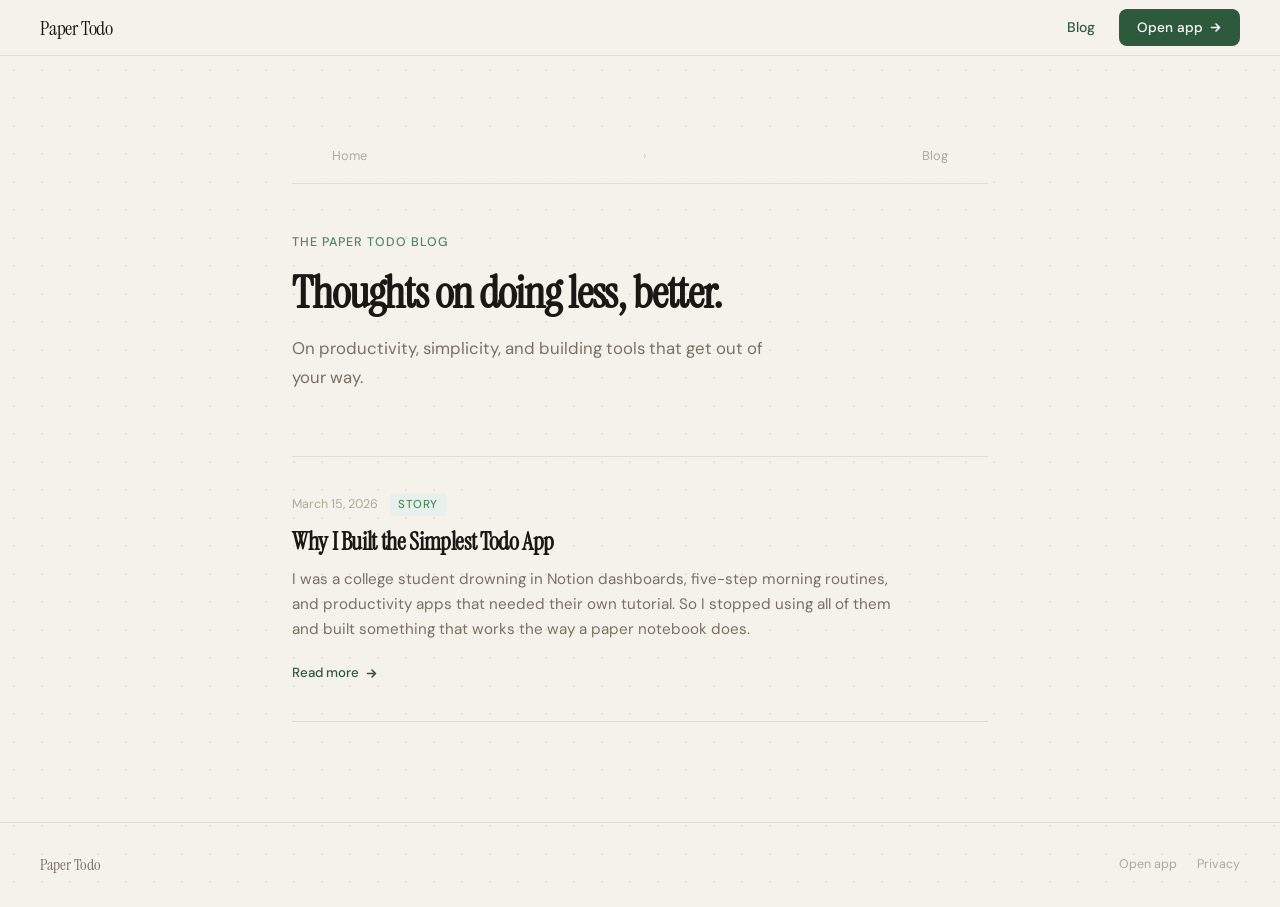
<file: blog/index.html>
<!DOCTYPE html>
<html lang="en">
<head>
<meta charset="UTF-8">
<meta name="viewport" content="width=device-width, initial-scale=1.0">
<title>Blog — Paper Todo</title>
<meta name="description" content="Thoughts on productivity, minimalism, and building tools that stay out of your way. From the makers of Paper Todo.">
<meta name="robots" content="index, follow">
<link rel="canonical" href="https://papertodo.app/blog/">

<!-- Open Graph -->
<meta property="og:type" content="website">
<meta property="og:site_name" content="Paper Todo">
<meta property="og:title" content="Blog — Paper Todo">
<meta property="og:description" content="Thoughts on productivity, minimalism, and building tools that stay out of your way.">
<meta property="og:url" content="https://papertodo.app/blog/">

<!-- Twitter Card -->
<meta name="twitter:card" content="summary">
<meta name="twitter:title" content="Blog — Paper Todo">
<meta name="twitter:description" content="Thoughts on productivity, minimalism, and building tools that stay out of your way.">

<!-- Structured data -->
<script type="application/ld+json">
{
  "@context": "https://schema.org",
  "@type": "Blog",
  "name": "Paper Todo Blog",
  "url": "https://papertodo.app/blog/",
  "description": "Thoughts on productivity, minimalism, and building tools that stay out of your way.",
  "publisher": {
    "@type": "Organization",
    "name": "Paper Todo",
    "url": "https://papertodo.app"
  }
}
</script>
<script type="application/ld+json">
{
  "@context": "https://schema.org",
  "@type": "BreadcrumbList",
  "itemListElement": [
    { "@type": "ListItem", "position": 1, "name": "Home", "item": "https://papertodo.app/" },
    { "@type": "ListItem", "position": 2, "name": "Blog", "item": "https://papertodo.app/blog/" }
  ]
}
</script>

<link href="https://fonts.googleapis.com/css2?family=Instrument+Serif:ital@0;1&family=DM+Sans:ital,opsz,wght@0,9..40,300;0,9..40,400;0,9..40,500;0,9..40,600;1,9..40,300&display=swap" rel="stylesheet">
<style>
  *, *::before, *::after { box-sizing: border-box; margin: 0; padding: 0; }

  :root {
    --bg: #f5f2ec;
    --surface: #fdfbf7;
    --surface2: #f0ece3;
    --border: #e2ddd4;
    --border-strong: #ccc7bb;
    --text: #1a1814;
    --text-muted: #7a7060;
    --text-faint: #b0a898;
    --accent: #2d5a3d;
    --accent-light: #e8f0eb;
    --accent-mid: #4a8a5e;
    --shadow: 0 1px 3px rgba(0,0,0,0.06), 0 4px 12px rgba(0,0,0,0.04);
  }

  html { scroll-behavior: smooth; }

  body {
    background: var(--bg);
    color: var(--text);
    font-family: 'DM Sans', system-ui, sans-serif;
    font-size: 16px;
    line-height: 1.7;
    -webkit-font-smoothing: antialiased;
  }

  body::before {
    content: '';
    position: fixed;
    inset: 0;
    background-image: radial-gradient(circle, #c8c0b0 1px, transparent 1px);
    background-size: 28px 28px;
    opacity: 0.35;
    pointer-events: none;
    z-index: 0;
  }

  /* Nav */
  nav {
    position: sticky;
    top: 0;
    z-index: 100;
    background: rgba(245,242,236,0.88);
    backdrop-filter: blur(12px);
    -webkit-backdrop-filter: blur(12px);
    border-bottom: 1px solid var(--border);
    padding: 0 40px;
    height: 56px;
    display: flex;
    align-items: center;
    justify-content: space-between;
  }

  .nav-logo {
    font-family: 'Instrument Serif', Georgia, serif;
    font-size: 1.25rem;
    color: var(--text);
    text-decoration: none;
    letter-spacing: -0.01em;
  }

  .nav-right {
    display: flex;
    align-items: center;
    gap: 24px;
  }

  .nav-link {
    font-size: 0.875rem;
    font-weight: 500;
    color: var(--text-muted);
    text-decoration: none;
    transition: color 0.15s;
  }
  .nav-link:hover { color: var(--accent); }
  .nav-link.active { color: var(--accent); }

  .nav-cta {
    display: inline-flex;
    align-items: center;
    gap: 6px;
    background: var(--accent);
    color: #fff;
    font-family: 'DM Sans', sans-serif;
    font-size: 0.85rem;
    font-weight: 500;
    padding: 7px 18px;
    border-radius: 8px;
    text-decoration: none;
    transition: background 0.15s, transform 0.1s;
  }
  .nav-cta:hover { background: #245030; transform: translateY(-1px); }

  /* Page layout */
  .page {
    position: relative;
    z-index: 1;
    max-width: 760px;
    margin: 0 auto;
    padding: 72px 32px 100px;
  }

  /* Breadcrumb */
  .breadcrumb {
    display: flex;
    align-items: center;
    gap: 6px;
    font-size: 0.8rem;
    color: var(--text-faint);
    margin-bottom: 48px;
  }
  .breadcrumb a {
    color: var(--text-faint);
    text-decoration: none;
    transition: color 0.15s;
  }
  .breadcrumb a:hover { color: var(--accent); }
  .breadcrumb-sep { color: var(--border-strong); }

  /* Header */
  .page-eyebrow {
    font-size: 0.78rem;
    font-weight: 500;
    letter-spacing: 0.08em;
    text-transform: uppercase;
    color: var(--accent-mid);
    margin-bottom: 16px;
  }

  .page-title {
    font-family: 'Instrument Serif', Georgia, serif;
    font-size: clamp(2rem, 5vw, 2.8rem);
    line-height: 1.1;
    letter-spacing: -0.025em;
    margin-bottom: 16px;
  }

  .page-subtitle {
    font-size: 1.05rem;
    color: var(--text-muted);
    max-width: 500px;
    margin-bottom: 64px;
  }

  /* Post list */
  .post-list {
    display: flex;
    flex-direction: column;
    gap: 0;
  }

  .post-card {
    display: block;
    padding: 36px 0;
    border-bottom: 1px solid var(--border);
    text-decoration: none;
    color: inherit;
    transition: none;
  }
  .post-card:first-child { border-top: 1px solid var(--border); }

  .post-meta {
    display: flex;
    align-items: center;
    gap: 12px;
    margin-bottom: 12px;
  }

  .post-date {
    font-size: 0.78rem;
    color: var(--text-faint);
    font-weight: 400;
  }

  .post-tag {
    font-size: 0.72rem;
    font-weight: 500;
    letter-spacing: 0.05em;
    text-transform: uppercase;
    color: var(--accent-mid);
    background: var(--accent-light);
    padding: 2px 8px;
    border-radius: 4px;
  }

  .post-title {
    font-family: 'Instrument Serif', Georgia, serif;
    font-size: 1.5rem;
    line-height: 1.2;
    letter-spacing: -0.015em;
    color: var(--text);
    margin-bottom: 10px;
    transition: color 0.15s;
  }
  .post-card:hover .post-title { color: var(--accent); }

  .post-excerpt {
    font-size: 0.95rem;
    color: var(--text-muted);
    line-height: 1.65;
    max-width: 600px;
    margin-bottom: 16px;
  }

  .post-readmore {
    display: inline-flex;
    align-items: center;
    gap: 6px;
    font-size: 0.83rem;
    font-weight: 500;
    color: var(--accent);
    transition: gap 0.15s;
  }
  .post-card:hover .post-readmore { gap: 10px; }

  /* Footer */
  footer {
    position: relative;
    z-index: 1;
    border-top: 1px solid var(--border);
    padding: 28px 40px;
    display: flex;
    align-items: center;
    justify-content: space-between;
  }

  .footer-logo {
    font-family: 'Instrument Serif', Georgia, serif;
    font-size: 1rem;
    color: var(--text-muted);
    text-decoration: none;
  }

  .footer-links {
    display: flex;
    gap: 20px;
  }

  .footer-link {
    font-size: 0.78rem;
    color: var(--text-faint);
    text-decoration: none;
    transition: color 0.15s;
  }
  .footer-link:hover { color: var(--accent); }

  @media (max-width: 600px) {
    nav { padding: 0 20px; }
    .page { padding: 48px 20px 72px; }
    footer { flex-direction: column; gap: 12px; text-align: center; padding: 24px 20px; }
  }
</style>
</head>
<body>

<nav>
  <a class="nav-logo" href="../index.html">Paper Todo</a>
  <div class="nav-right">
    <a class="nav-link active" href="index.html">Blog</a>
    <a class="nav-cta" href="../app.html">
      Open app
      <svg width="13" height="13" viewBox="0 0 13 13" fill="none"><path d="M2.5 6.5h8M7 3l3.5 3.5L7 10" stroke="currentColor" stroke-width="1.6" stroke-linecap="round" stroke-linejoin="round"/></svg>
    </a>
  </div>
</nav>

<div class="page">

  <nav class="breadcrumb" aria-label="Breadcrumb">
    <a href="../index.html">Home</a>
    <span class="breadcrumb-sep">›</span>
    <span>Blog</span>
  </nav>

  <div class="page-eyebrow">The Paper Todo Blog</div>
  <h1 class="page-title">Thoughts on doing less, better.</h1>
  <p class="page-subtitle">On productivity, simplicity, and building tools that get out of your way.</p>

  <main>
    <div class="post-list" role="list">

      <a class="post-card" href="why-i-built-the-simplest-todo-app.html" role="listitem">
        <div class="post-meta">
          <span class="post-date">March 15, 2026</span>
          <span class="post-tag">Story</span>
        </div>
        <h2 class="post-title">Why I Built the Simplest Todo App</h2>
        <p class="post-excerpt">I was a college student drowning in Notion dashboards, five-step morning routines, and productivity apps that needed their own tutorial. So I stopped using all of them and built something that works the way a paper notebook does.</p>
        <span class="post-readmore">
          Read more
          <svg width="13" height="13" viewBox="0 0 13 13" fill="none"><path d="M2.5 6.5h8M7 3l3.5 3.5L7 10" stroke="currentColor" stroke-width="1.6" stroke-linecap="round" stroke-linejoin="round"/></svg>
        </span>
      </a>

    </div>
  </main>

</div>

<footer>
  <a class="footer-logo" href="../index.html">Paper Todo</a>
  <div class="footer-links">
    <a class="footer-link" href="../app.html">Open app</a>
    <a class="footer-link" href="../privacy.html">Privacy</a>
  </div>
</footer>

</body>
</html>
</file>
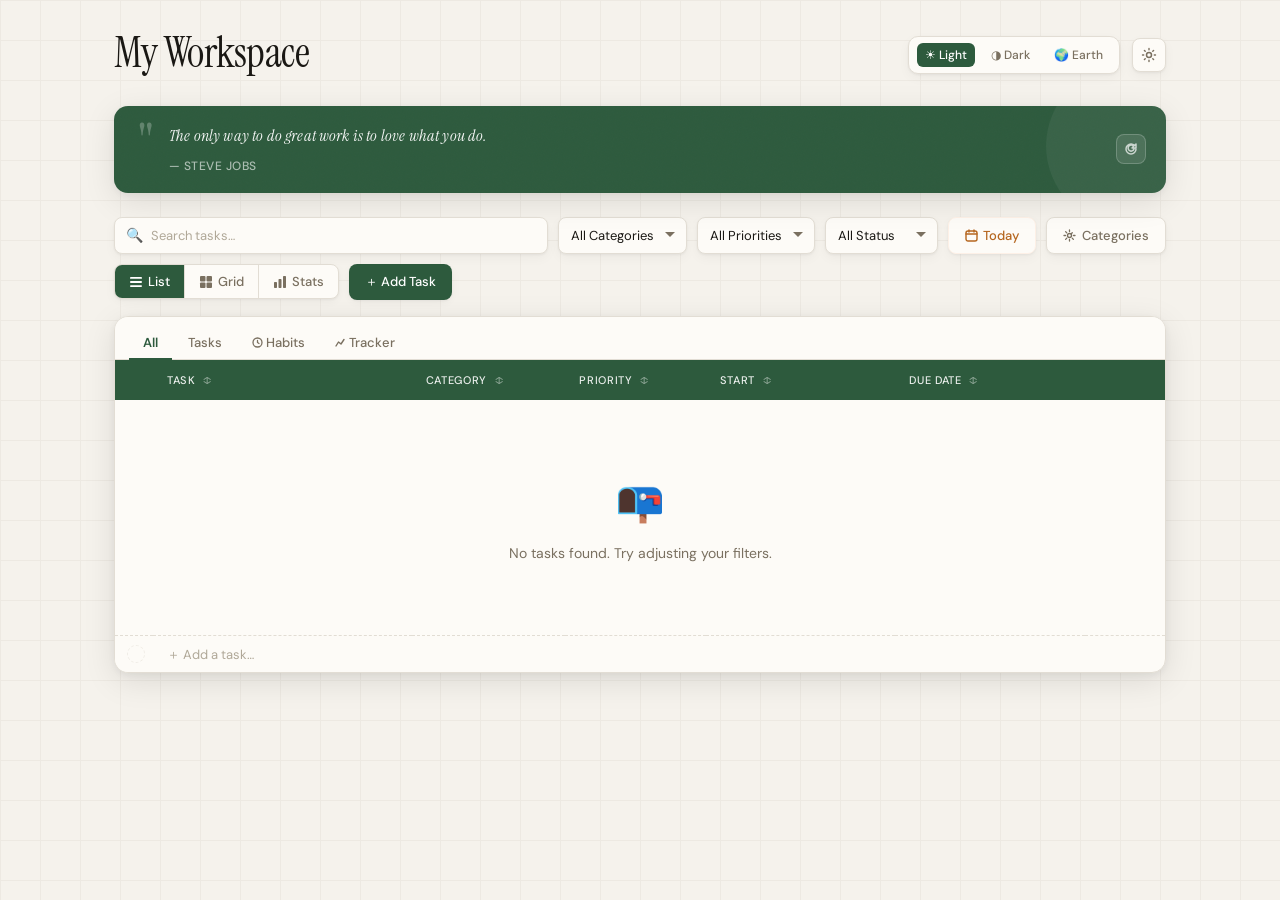
<file: app.html>
<!DOCTYPE html>
<html lang="en">
<head>
<meta charset="UTF-8">
<meta name="viewport" content="width=device-width, initial-scale=1.0">
<title>My Workspace</title>
<!-- v2 -->
<link href="https://fonts.googleapis.com/css2?family=Instrument+Serif:ital@0;1&family=DM+Sans:ital,opsz,wght@0,9..40,300;0,9..40,400;0,9..40,500;0,9..40,600;1,9..40,300&display=swap" rel="stylesheet">
  <link rel="stylesheet" href="styles.css">
</head>
<body>
<div class="app">

  <!-- Header -->
<canvas id="earth-sky"></canvas>
<div id="app-root">
  <div class="header">
    <div class="header-left">
      <h1><span id="site-title" contenteditable="true" spellcheck="false" onblur="saveTitle()" oninput="enforceTitleLimit(this)" onkeydown="if(event.key==='Enter'){event.preventDefault();this.blur();}">My Workspace</span></h1>
    </div>
    <div class="header-right">
      <div class="theme-switcher" title="Customize theme">
        <button class="theme-mode-btn active" id="btn-light" onclick="setThemeMode('light')" title="Light mode">☀ Light</button>
        <button class="theme-mode-btn" id="btn-dark" onclick="setThemeMode('dark')" title="Dark mode">◑ Dark</button>
        <button class="theme-mode-btn" id="btn-earth" onclick="setThemeMode('earth')" title="Earth mode — sky follows the real sun">🌍 Earth</button>
      </div>
      <button class="settings-btn" onclick="openSettingsModal()" title="Settings">
        <svg width="16" height="16" viewBox="0 0 16 16" fill="none">
          <circle cx="8" cy="8" r="2.5" stroke="currentColor" stroke-width="1.5"/>
          <path d="M8 1.5v1.2M8 13.3v1.2M1.5 8h1.2M13.3 8h1.2M3.4 3.4l.85.85M11.75 11.75l.85.85M3.4 12.6l.85-.85M11.75 4.25l.85-.85" stroke="currentColor" stroke-width="1.4" stroke-linecap="round"/>
        </svg>
      </button>
    </div>
  </div>

  <!-- Quote Banner -->
  <div class="quote-banner" id="quote-banner">
    <div class="quote-icon">"</div>
    <div class="quote-content">
      <div class="quote-text" id="quote-text">
        <span class="quote-shimmer"></span>
        <span class="quote-shimmer" style="width:60%;margin-top:8px;"></span>
      </div>
      <div class="quote-author" id="quote-author"></div>
    </div>
    <button class="quote-refresh" onclick="loadQuote()" title="New quote">
      <svg width="14" height="14" viewBox="0 0 14 14" fill="none">
        <path d="M12 7A5 5 0 1 1 7 2a5 5 0 0 1 3.5 1.4L12 2v4H8l1.6-1.6A3 3 0 1 0 10 7" stroke="currentColor" stroke-width="1.5" stroke-linecap="round" stroke-linejoin="round"/>
      </svg>
    </button>
  </div>

  <!-- Progress -->
  <div class="progress-wrap" id="progress-wrap">
    <div class="progress-header">
      <span class="progress-title">Today's Progress</span>
      <span class="progress-pct" id="pct-label">0%</span>
    </div>
    <div class="progress-bar">
      <div class="progress-fill" id="progress-fill" style="width:0%"></div>
    </div>
  </div>

  <!-- Toolbar -->
  <div class="toolbar">
    <div class="search-wrap">
      <span class="search-icon">🔍</span>
      <input class="search-input" id="search" type="text" placeholder="Search tasks…" oninput="renderTable()">
    </div>
    <select class="filter-select" id="filter-cat" onchange="renderTable()">
      <option value="">All Categories</option>
    </select>
    <select class="filter-select" id="filter-priority" onchange="renderTable()">
      <option value="">All Priorities</option>
      <option value="High">High</option>
      <option value="Medium">Medium</option>
      <option value="Low">Low</option>
    </select>
    <select class="filter-select" id="filter-status" onchange="renderTable()">
      <option value="">All Status</option>
      <option value="active">Incomplete</option>
      <option value="completed">Completed</option>
    </select>
    <button class="btn btn-today" id="btn-today" onclick="toggleTodayFilter()">
      <svg width="13" height="13" viewBox="0 0 13 13" fill="none"><rect x="1" y="2" width="11" height="10" rx="2" stroke="currentColor" stroke-width="1.4"/><path d="M4 1v2M9 1v2M1 5h11" stroke="currentColor" stroke-width="1.4" stroke-linecap="round"/></svg>
      Today
    </button>
    <button class="btn btn-ghost" onclick="openCatModal()" title="Manage categories">
      <svg width="13" height="13" viewBox="0 0 13 13" fill="none"><circle cx="6.5" cy="6.5" r="2" stroke="currentColor" stroke-width="1.4"/><path d="M6.5 1v1.5M6.5 10.5V12M1 6.5h1.5M10.5 6.5H12M2.6 2.6l1.1 1.1M9.3 9.3l1.1 1.1M9.3 3.7 8.2 4.8M3.7 9.3l-1.1 1.1" stroke="currentColor" stroke-width="1.3" stroke-linecap="round"/></svg>
      Categories
    </button>
    <div class="view-toggle">
      <button class="view-btn active" id="btn-list" onclick="setView('list')" title="List view">
        <svg width="14" height="14" viewBox="0 0 14 14" fill="none"><rect x="1" y="2" width="12" height="1.8" rx="0.9" fill="currentColor"/><rect x="1" y="6.1" width="12" height="1.8" rx="0.9" fill="currentColor"/><rect x="1" y="10.2" width="12" height="1.8" rx="0.9" fill="currentColor"/></svg>
        List
      </button>
      <button class="view-btn" id="btn-grid" onclick="setView('grid')" title="Grid view">
        <svg width="14" height="14" viewBox="0 0 14 14" fill="none"><rect x="1" y="1" width="5.5" height="5.5" rx="1" fill="currentColor"/><rect x="7.5" y="1" width="5.5" height="5.5" rx="1" fill="currentColor"/><rect x="1" y="7.5" width="5.5" height="5.5" rx="1" fill="currentColor"/><rect x="7.5" y="7.5" width="5.5" height="5.5" rx="1" fill="currentColor"/></svg>
        Grid
      </button>
      <button class="view-btn" id="btn-stats" onclick="setView('stats')" title="Stats view">
        <svg width="14" height="14" viewBox="0 0 14 14" fill="none"><rect x="1" y="7" width="3" height="6" rx="0.8" fill="currentColor"/><rect x="5.5" y="4" width="3" height="9" rx="0.8" fill="currentColor"/><rect x="10" y="1" width="3" height="12" rx="0.8" fill="currentColor"/></svg>
        Stats
      </button>
    </div>
    <button class="btn btn-primary" onclick="openModal()">＋ Add Task</button>
  </div>
  <!-- Table -->
  <div class="table-wrap" id="view-list">
    <div class="type-tabs">
      <button class="type-tab active" id="tab-all"     onclick="setTypeFilter('all')">All</button>
      <button class="type-tab"        id="tab-tasks"   onclick="setTypeFilter('tasks')">Tasks</button>
      <button class="type-tab"        id="tab-habits"  onclick="setTypeFilter('habits')">
        <svg width="11" height="11" viewBox="0 0 11 11" fill="none" style="margin-right:3px;"><path d="M5.5 1a4.5 4.5 0 1 1 0 9 4.5 4.5 0 0 1 0-9Z" stroke="currentColor" stroke-width="1.3"/><path d="M5.5 3.5v2l1.5 1" stroke="currentColor" stroke-width="1.3" stroke-linecap="round"/></svg>
        Habits
      </button>
      <button class="type-tab"        id="tab-tracker" onclick="setTypeFilter('tracker')">
        <svg width="11" height="11" viewBox="0 0 11 11" fill="none" style="margin-right:3px;"><polyline points="1,9 3.5,5 6,7 9,2.5" stroke="currentColor" stroke-width="1.4" stroke-linecap="round" stroke-linejoin="round" fill="none"/></svg>
        Tracker
      </button>
      <button class="type-tab"        id="tab-backlog" onclick="setTypeFilter('backlog')">
        <svg width="11" height="11" viewBox="0 0 11 11" fill="none" style="margin-right:3px;"><path d="M1 3.5h9M1 3.5 2 1.5h7l1 2M1 3.5V9h9V3.5M4 5.5h3" stroke="currentColor" stroke-width="1.1" stroke-linecap="round" stroke-linejoin="round" fill="none"/></svg>
        Backlog
      </button>
    </div>
    <table id="task-table">
      <thead>
        <tr>
          <th style="width:36px;"></th>
          <th onclick="sortBy('name')">Task <span class="sort-icon" id="sort-name">↕</span></th>
          <th onclick="sortBy('category')">Category <span class="sort-icon" id="sort-category">↕</span></th>
          <th onclick="sortBy('priority')">Priority <span class="sort-icon" id="sort-priority">↕</span></th>
          <th onclick="sortBy('startDate')">Start <span class="sort-icon" id="sort-startDate">↕</span></th>
          <th onclick="sortBy('dueDate')">Due Date <span class="sort-icon" id="sort-dueDate">↕</span></th>
          <th style="width:80px;"></th>
        </tr>
      </thead>
      <tbody id="tbody"></tbody>
      <tbody id="quick-add-tbody">
        <tr id="quick-add-row">
          <td style="padding-left:12px; width:36px;">
            <div style="width:18px;height:18px;border-radius:50%;border:1.5px dashed var(--border);opacity:0.5;"></div>
          </td>
          <td>
            <input class="qa-input" id="qa-name" placeholder="＋ Add a task…" autocomplete="off"
              onkeydown="qaKeydown(event)"
              onfocus="qaFocus()" />
          </td>
          <td class="qa-hide-unfocused">
            <select class="qa-select" id="qa-category" onkeydown="qaKeydown(event)">
              <option value="">— Category</option>
            </select>
          </td>
          <td class="qa-hide-unfocused">
            <select class="qa-select" id="qa-priority" onkeydown="qaKeydown(event)">
              <option value="Medium">Medium</option>
              <option value="High">High</option>
              <option value="Low">Low</option>
            </select>
          </td>
          <td class="qa-hide-unfocused">
            <input type="date" class="qa-date" id="qa-start" onkeydown="qaKeydown(event)" />
          </td>
          <td class="qa-hide-unfocused">
            <input type="date" class="qa-date" id="qa-due" onkeydown="qaKeydown(event)" />
          </td>
          <td class="qa-hide-unfocused">
            <button style="font-size:11px;padding:4px 10px;background:var(--accent);color:#fff;border:none;border-radius:6px;cursor:pointer;white-space:nowrap;" onclick="qaCommit()">Add ↵</button>
          </td>
        </tr>
      </tbody>
      <tbody id="quick-add-habit-tbody" style="display:none;">
        <tr id="quick-add-habit-row" onclick="openHabitModal()">
          <td style="padding-left:12px; width:36px;">
            <div style="width:18px;height:18px;border-radius:50%;border:1.5px dashed var(--border);opacity:0.5;"></div>
          </td>
          <td colspan="6">
            <span class="qa-habit-btn">＋ Add a habit</span>
          </td>
        </tr>
      </tbody>
    </table>
    <!-- Tracker Panel -->
    <div id="tracker-panel" style="display:none;">
      <div class="tracker-toolbar">
        <span class="tracker-toolbar-label">Your trackers</span>
        <button class="btn btn-primary" onclick="openTrackerModal()">＋ New Tracker</button>
      </div>
      <div id="tracker-list"></div>
      <div id="tracker-empty" class="empty-state" style="display:none;">
        <div class="icon">📈</div>
        <p>No trackers yet. Add one to start logging data.</p>
      </div>
    </div>
  </div><!-- /table-wrap -->

  <!-- Grid View -->
  <div id="view-grid" style="display:none;">
    <div class="grid-scroll-wrap">
      <div class="grid-table-wrap" id="grid-container"></div>
    </div>
  </div>

  <!-- Stats View -->
  <div id="view-stats" style="display:none;">
    <div class="stats-page" id="stats-page"></div>
  </div>

</div>

<!-- Add/Edit Modal -->
<div class="modal-bg" id="modal-bg" onclick="closeModalBg(event)">
  <div class="modal">
    <h2 id="modal-title">New Task</h2>
    <div class="form-group">
      <label>Task Name *</label>
      <input type="text" id="f-name" placeholder="What needs to be done?">
    </div>
    <div class="form-group">
      <label>Details / Notes</label>
      <textarea id="f-details" placeholder="Optional details…"></textarea>
    </div>
    <div class="form-row">
      <div class="form-group">
        <label>Category</label>
        <select id="f-cat">
          <option value="">—</option>
          <option value="School">School</option>
          <option value="Work">Work</option>
          <option value="Job">Job Search</option>
          <option value="Personal">Personal</option>
        </select>
      </div>
      <div class="form-group">
        <label>Priority</label>
        <select id="f-priority">
          <option value="">—</option>
          <option value="High">High</option>
          <option value="Medium">Medium</option>
          <option value="Low">Low</option>
        </select>
      </div>
    </div>
    <div class="form-row">
      <div class="form-group">
        <label>Start Date</label>
        <input type="date" id="f-start">
      </div>
      <div class="form-group" id="f-due-group">
        <label>Due Date</label>
        <input type="date" id="f-due">
      </div>
    </div>

    <!-- Habit toggle -->
    <div class="form-group" style="margin-top:4px;">
      <label style="display:flex;align-items:center;gap:10px;cursor:pointer;user-select:none;">
        <div class="habit-toggle-wrap" onclick="toggleHabitMode()">
          <div class="habit-toggle" id="habit-toggle"></div>
        </div>
        <span style="font-size:13px;font-weight:500;color:var(--text);">Repeating habit</span>
        <span style="font-size:12px;color:var(--text-faint);">Recurs on selected days</span>
      </label>
    </div>
    <div id="habit-days-wrap" style="display:none;margin-top:2px;">
      <label style="font-size:12px;color:var(--text-muted);margin-bottom:6px;display:block;">Repeat on</label>
      <div class="day-picker" id="day-picker">
        <button type="button" class="day-btn" data-day="1" onclick="toggleDay(1)">M</button>
        <button type="button" class="day-btn" data-day="2" onclick="toggleDay(2)">T</button>
        <button type="button" class="day-btn" data-day="3" onclick="toggleDay(3)">W</button>
        <button type="button" class="day-btn" data-day="4" onclick="toggleDay(4)">Th</button>
        <button type="button" class="day-btn" data-day="5" onclick="toggleDay(5)">F</button>
        <button type="button" class="day-btn" data-day="6" onclick="toggleDay(6)">Sa</button>
        <button type="button" class="day-btn" data-day="0" onclick="toggleDay(0)">Su</button>
      </div>
    </div>

    <!-- Backlog toggle (hidden for habits) -->
    <div class="form-group" id="f-backlog-group" style="margin-top:4px;">
      <label style="display:flex;align-items:center;gap:10px;cursor:pointer;user-select:none;">
        <input type="checkbox" id="f-backlog" style="width:16px;height:16px;cursor:pointer;accent-color:var(--accent);">
        <span style="font-size:13px;font-weight:500;color:var(--text);">Add to backlog</span>
        <span style="font-size:12px;color:var(--text-faint);">Parked for later, hidden from active lists</span>
      </label>
    </div>
    <div class="modal-actions">
      <button class="btn btn-danger-ghost" id="modal-delete-btn" onclick="deleteFromModal()" style="display:none;margin-right:auto;">🗑 Delete</button>
      <button class="btn btn-ghost" onclick="closeModal()">Cancel</button>
      <button class="btn btn-primary" onclick="saveTask()">Save Task</button>
    </div>
  </div>
</div>

<!-- Tracker Modal -->
<div class="modal-bg" id="tracker-modal-bg" onclick="closeTrackerModalBg(event)">
  <div class="modal" style="max-width:380px;">
    <h2 id="tracker-modal-title">New Tracker</h2>
    <div class="form-group">
      <label>Label *</label>
      <input type="text" id="tf-label" placeholder="e.g. Weight, Steps, Sleep hours…">
    </div>
    <div class="form-group">
      <label>Unit</label>
      <input type="text" id="tf-unit" placeholder="e.g. lb, km, hrs, cups…">
    </div>
    <div class="modal-actions">
      <button class="btn btn-danger-ghost" id="tracker-delete-btn" onclick="deleteTrackerFromModal()" style="display:none;margin-right:auto;">🗑 Delete</button>
      <button class="btn btn-ghost" onclick="closeTrackerModal()">Cancel</button>
      <button class="btn btn-primary" onclick="saveTracker()">Save</button>
    </div>
  </div>
</div>

<!-- Tracker Entry Modal -->
<div class="modal-bg" id="entry-modal-bg" onclick="closeEntryModalBg(event)">
  <div class="modal" style="max-width:340px;">
    <h2 id="entry-modal-title">Log Entry</h2>
    <div class="form-group">
      <label>Date</label>
      <input type="date" id="ef-date">
    </div>
    <div class="form-group">
      <label id="ef-value-label">Value</label>
      <input type="number" id="ef-value" placeholder="0" step="any">
    </div>
    <div class="modal-actions">
      <button class="btn btn-danger-ghost" id="entry-delete-btn" onclick="deleteEntryFromModal()" style="display:none;margin-right:auto;">🗑 Delete</button>
      <button class="btn btn-ghost" onclick="closeEntryModal()">Cancel</button>
      <button class="btn btn-primary" onclick="saveEntry()">Save</button>
    </div>
  </div>
</div>

<!-- Settings Modal -->
<div class="modal-bg" id="settings-modal-bg" onclick="closeSettingsModalBg(event)">
  <div class="modal" style="max-width:460px;">
    <h2 style="margin-bottom:6px;">Settings</h2>
    <p style="font-size:13px;color:var(--text-muted);margin-bottom:20px;">Manage your workspace preferences and data.</p>

    <div class="settings-section">
      <div class="settings-section-title">Data</div>
      <div class="settings-row">
        <div>
          <div class="settings-row-label">Export as CSV</div>
          <div class="settings-row-sub">Download all tasks, habits, and tracker entries as a spreadsheet-ready CSV file.</div>
        </div>
        <button class="btn btn-primary" style="white-space:nowrap;flex-shrink:0;" onclick="exportCSV()">
          <svg width="13" height="13" viewBox="0 0 13 13" fill="none" style="margin-right:5px;"><path d="M6.5 1v7M3.5 5.5l3 3 3-3M1.5 10h10" stroke="currentColor" stroke-width="1.5" stroke-linecap="round" stroke-linejoin="round"/></svg>
          Download CSV
        </button>
      </div>
    </div>

    <div class="modal-actions" style="margin-top:24px;">
      <button class="btn btn-ghost" onclick="closeSettingsModal()">Close</button>
    </div>
  </div>
</div>


<div class="modal-bg" id="cat-modal-bg" onclick="closeCatModalBg(event)">
  <div class="modal" style="max-width:400px;">
    <h2>Manage Categories</h2>
    <p style="font-size:13px;color:var(--text-muted);margin-bottom:18px;">Add or remove task categories. Categories in use can't be deleted.</p>
    <div id="cat-list" style="margin-bottom:16px;display:flex;flex-direction:column;gap:8px;"></div>
    <div style="display:flex;gap:8px;">
      <input type="text" id="new-cat-input" placeholder="New category name…" style="flex:1;padding:9px 12px;border:1px solid var(--border);border-radius:8px;font-family:'DM Sans',sans-serif;font-size:13px;outline:none;background:var(--bg);" onkeydown="if(event.key==='Enter')addCategory()">
      <button class="btn btn-primary" onclick="addCategory()">Add</button>
    </div>
    <div class="modal-actions">
      <button class="btn btn-ghost" onclick="closeCatModal()">Done</button>
    </div>
  </div>
</div>

</div><!-- /app-root -->

<!-- Earth time widget -->
<div id="earth-time-widget">
  <div class="earth-time-row" onclick="toggleEarthTimeEdit()">
    <div>
      <div class="earth-time-display" id="earth-time-display">00:00</div>
      <div class="earth-date-display" id="earth-date-display">—</div>
    </div>
    <div style="text-align:right;">
      <div style="font-size:18px;" id="earth-phase-icon">☀️</div>
      <div class="earth-phase-badge" id="earth-phase-label">day</div>
    </div>
  </div>
  <div class="earth-time-edit" id="earth-time-edit">
    <input type="datetime-local" id="earth-dt-input" oninput="earthPreview()" />
    <div class="earth-time-btn-row">
      <button class="earth-time-btn" onclick="earthResetTime()">Now</button>
      <button class="earth-time-btn primary" onclick="earthApplyTime()">Apply ↵</button>
    </div>
  </div>
</div>

  <script src="js/state.js"></script>
  <script src="js/utils.js"></script>
  <script src="js/habits.js"></script>
  <script src="js/trackers.js"></script>
  <script src="js/earth.js"></script>
  <script src="js/categories.js"></script>
  <script src="js/render.js"></script>
  <script src="js/actions.js"></script>
  <script src="js/grid.js"></script>
  <script src="js/init.js"></script>
</body>
</html>
</file>
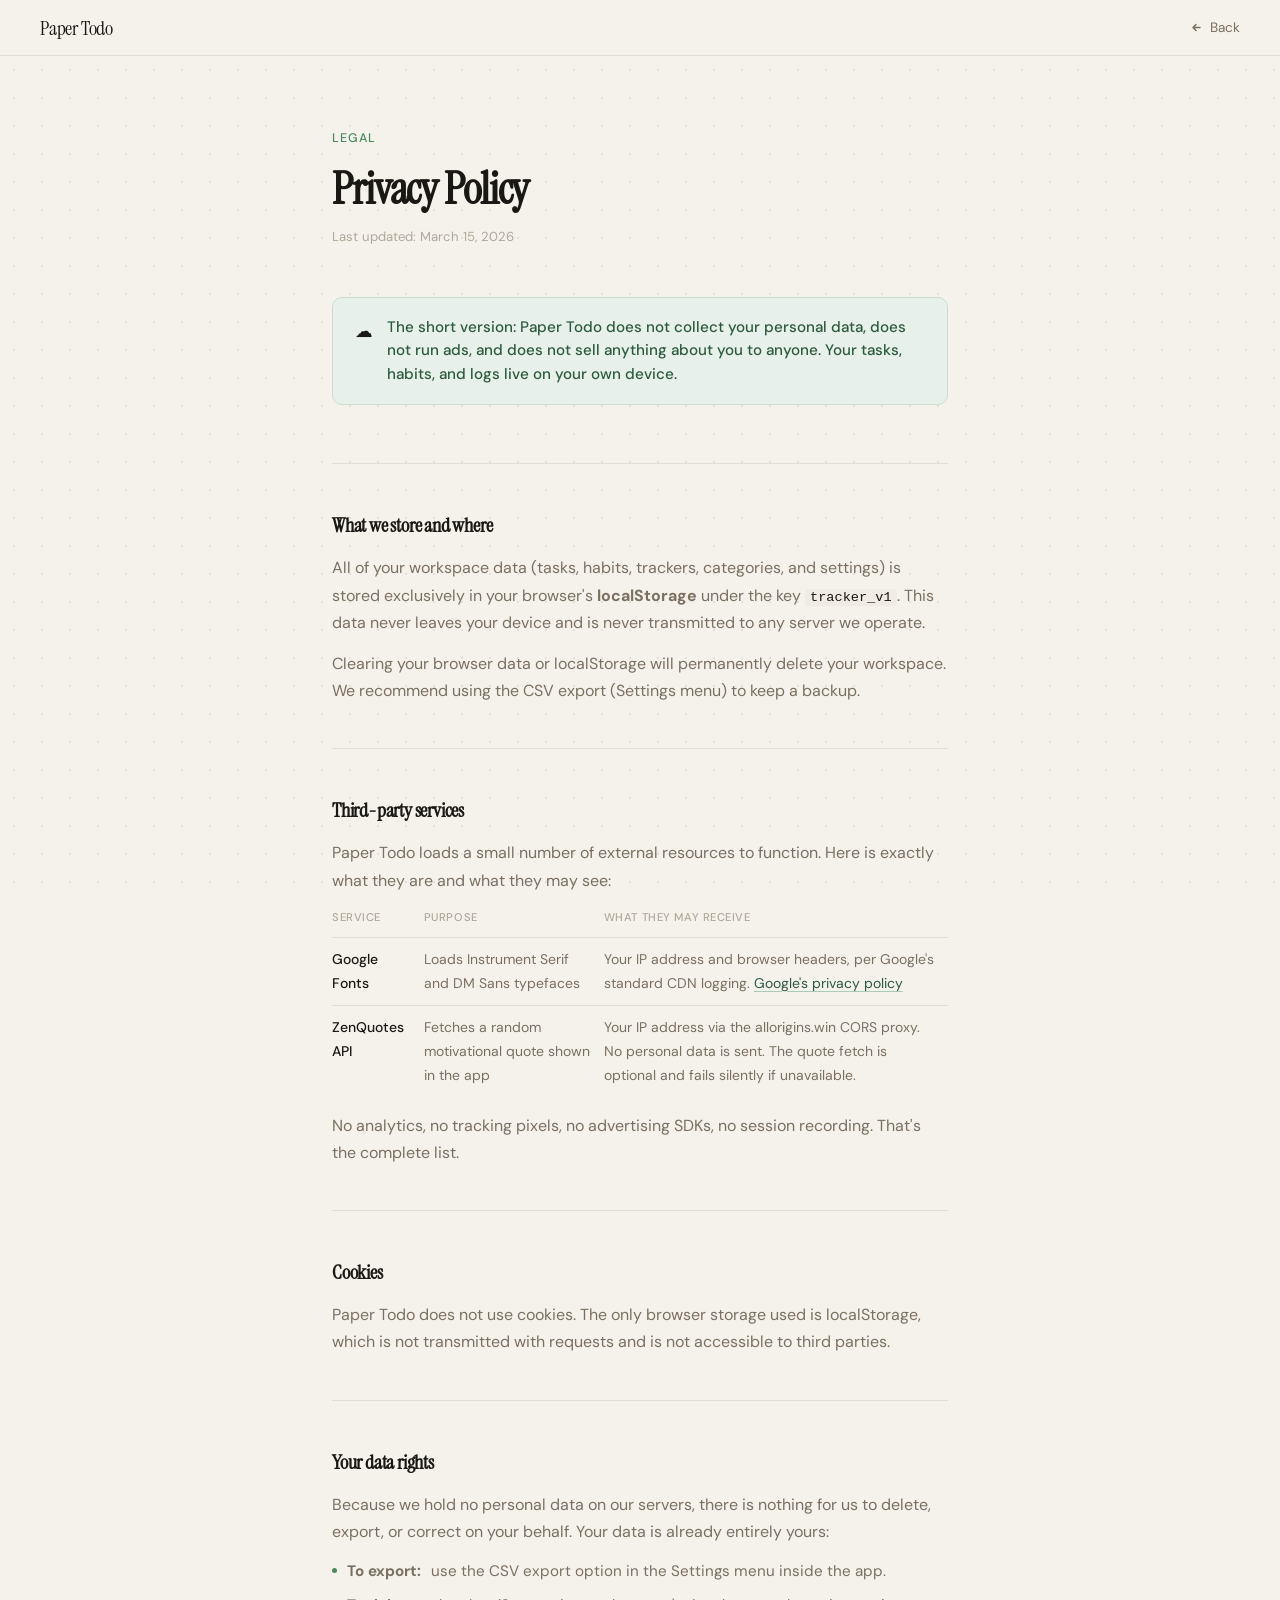
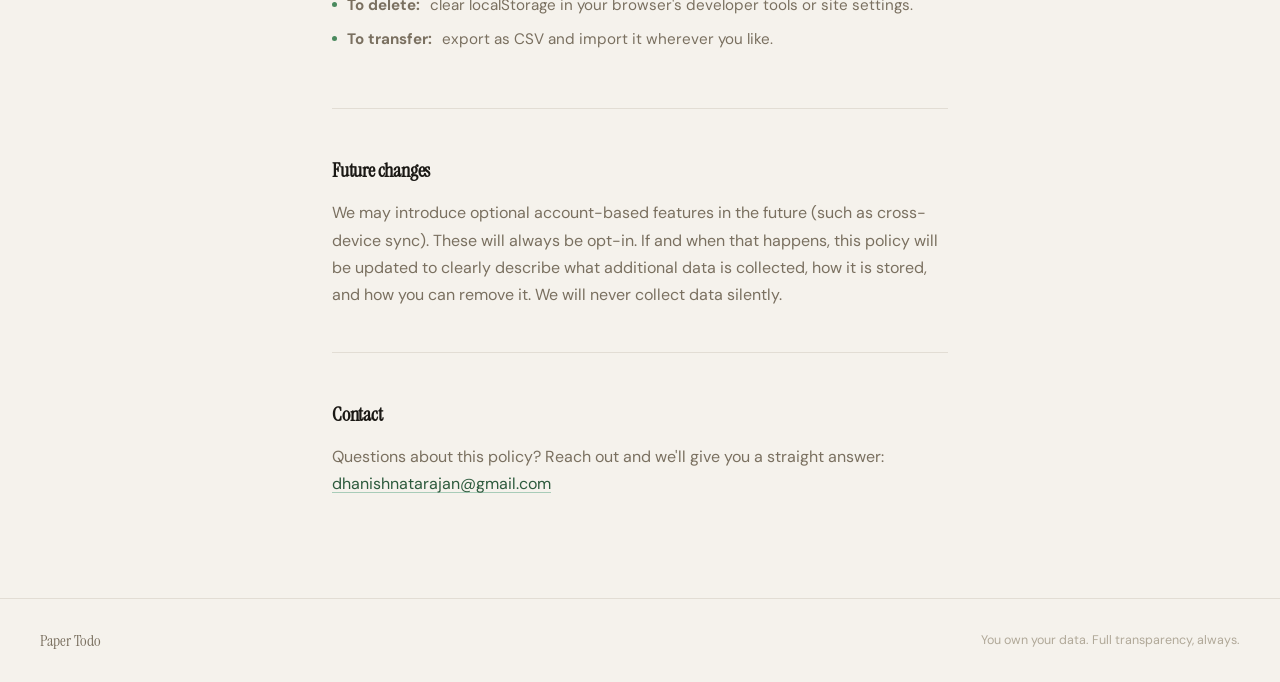
<file: privacy.html>
<!DOCTYPE html>
<html lang="en">
<head>
<meta charset="UTF-8">
<meta name="viewport" content="width=device-width, initial-scale=1.0">
<title>Privacy Policy | Paper Todo</title>
<link href="https://fonts.googleapis.com/css2?family=Instrument+Serif:ital@0;1&family=DM+Sans:ital,opsz,wght@0,9..40,300;0,9..40,400;0,9..40,500;0,9..40,600;1,9..40,300&display=swap" rel="stylesheet">
<style>
  *, *::before, *::after { box-sizing: border-box; margin: 0; padding: 0; }

  :root {
    --bg: #f5f2ec;
    --surface: #fdfbf7;
    --surface2: #f0ece3;
    --border: #e2ddd4;
    --border-strong: #ccc7bb;
    --text: #1a1814;
    --text-muted: #7a7060;
    --text-faint: #b0a898;
    --accent: #2d5a3d;
    --accent-light: #e8f0eb;
    --accent-mid: #4a8a5e;
    --shadow: 0 1px 3px rgba(0,0,0,0.06), 0 4px 12px rgba(0,0,0,0.04);
  }

  html { scroll-behavior: smooth; }

  body {
    background: var(--bg);
    color: var(--text);
    font-family: 'DM Sans', system-ui, sans-serif;
    font-size: 16px;
    line-height: 1.7;
    -webkit-font-smoothing: antialiased;
  }

  body::before {
    content: '';
    position: fixed;
    inset: 0;
    background-image: radial-gradient(circle, #c8c0b0 1px, transparent 1px);
    background-size: 28px 28px;
    opacity: 0.35;
    pointer-events: none;
    z-index: 0;
  }

  /* Nav */
  nav {
    position: sticky;
    top: 0;
    z-index: 100;
    background: rgba(245,242,236,0.88);
    backdrop-filter: blur(12px);
    -webkit-backdrop-filter: blur(12px);
    border-bottom: 1px solid var(--border);
    padding: 0 40px;
    height: 56px;
    display: flex;
    align-items: center;
    justify-content: space-between;
  }

  .nav-logo {
    font-family: 'Instrument Serif', Georgia, serif;
    font-size: 1.25rem;
    color: var(--text);
    text-decoration: none;
    letter-spacing: -0.01em;
  }

  .nav-back {
    display: inline-flex;
    align-items: center;
    gap: 6px;
    font-size: 0.85rem;
    color: var(--text-muted);
    text-decoration: none;
    transition: color 0.15s;
  }
  .nav-back:hover { color: var(--accent); }

  /* Content */
  .page {
    position: relative;
    z-index: 1;
    max-width: 680px;
    margin: 0 auto;
    padding: 72px 32px 100px;
  }

  .page-eyebrow {
    font-size: 0.78rem;
    font-weight: 500;
    letter-spacing: 0.08em;
    text-transform: uppercase;
    color: var(--accent-mid);
    margin-bottom: 16px;
  }

  .page-title {
    font-family: 'Instrument Serif', Georgia, serif;
    font-size: clamp(2rem, 5vw, 2.8rem);
    line-height: 1.1;
    letter-spacing: -0.025em;
    margin-bottom: 12px;
  }

  .page-date {
    font-size: 0.82rem;
    color: var(--text-faint);
    margin-bottom: 48px;
  }

  /* Sections */
  .policy-section {
    margin-bottom: 44px;
    padding-bottom: 44px;
    border-bottom: 1px solid var(--border);
  }
  .policy-section:last-child {
    border-bottom: none;
    margin-bottom: 0;
    padding-bottom: 0;
  }

  h2 {
    font-family: 'Instrument Serif', Georgia, serif;
    font-size: 1.25rem;
    letter-spacing: -0.01em;
    color: var(--text);
    margin-bottom: 12px;
  }

  p {
    color: var(--text-muted);
    margin-bottom: 14px;
  }
  p:last-child { margin-bottom: 0; }

  ul {
    list-style: none;
    margin: 12px 0;
    display: flex;
    flex-direction: column;
    gap: 8px;
  }

  li {
    display: flex;
    gap: 10px;
    color: var(--text-muted);
    font-size: 0.95rem;
  }

  li::before {
    content: '';
    width: 5px; height: 5px;
    border-radius: 50%;
    background: var(--accent-mid);
    flex-shrink: 0;
    margin-top: 9px;
  }

  /* Highlight box */
  .highlight-box {
    background: var(--accent-light);
    border: 1px solid #c8ddd0;
    border-radius: 10px;
    padding: 18px 22px;
    margin-bottom: 14px;
    display: flex;
    gap: 14px;
    align-items: flex-start;
  }

  .highlight-box-icon {
    font-size: 1.1rem;
    flex-shrink: 0;
    margin-top: 1px;
  }

  .highlight-box p {
    margin: 0;
    color: var(--accent);
    font-weight: 500;
    font-size: 0.95rem;
    line-height: 1.55;
  }

  /* Third-party table */
  .third-party {
    width: 100%;
    border-collapse: collapse;
    margin: 14px 0;
    font-size: 0.875rem;
  }

  .third-party th {
    text-align: left;
    font-size: 0.7rem;
    font-weight: 500;
    text-transform: uppercase;
    letter-spacing: 0.05em;
    color: var(--text-faint);
    padding: 0 12px 10px 0;
    border-bottom: 1px solid var(--border);
  }

  .third-party td {
    padding: 10px 12px 10px 0;
    color: var(--text-muted);
    border-bottom: 1px solid var(--border);
    vertical-align: top;
  }

  .third-party tr:last-child td { border-bottom: none; }

  .third-party td:first-child { color: var(--text); font-weight: 500; }

  a.inline-link {
    color: var(--accent);
    text-decoration: underline;
    text-underline-offset: 3px;
    text-decoration-color: #a8ccb8;
    transition: text-decoration-color 0.15s;
  }
  a.inline-link:hover { text-decoration-color: var(--accent); }

  /* Footer */
  footer {
    position: relative;
    z-index: 1;
    border-top: 1px solid var(--border);
    padding: 28px 40px;
    display: flex;
    align-items: center;
    justify-content: space-between;
  }

  .footer-logo {
    font-family: 'Instrument Serif', Georgia, serif;
    font-size: 1rem;
    color: var(--text-muted);
    text-decoration: none;
  }

  .footer-copy { font-size: 0.78rem; color: var(--text-faint); }

  @media (max-width: 600px) {
    nav { padding: 0 20px; }
    .page { padding: 48px 20px 72px; }
    footer { flex-direction: column; gap: 8px; text-align: center; padding: 24px 20px; }
    .third-party th:last-child,
    .third-party td:last-child { display: none; }
  }
</style>
</head>
<body>

<nav>
  <a class="nav-logo" href="index.html">Paper Todo</a>
  <a class="nav-back" href="index.html">
    <svg width="13" height="13" viewBox="0 0 13 13" fill="none"><path d="M9 6.5H2.5M5 3.5L2 6.5l3 3" stroke="currentColor" stroke-width="1.5" stroke-linecap="round" stroke-linejoin="round"/></svg>
    Back
  </a>
</nav>

<div class="page">

  <div class="page-eyebrow">Legal</div>
  <h1 class="page-title">Privacy Policy</h1>
  <div class="page-date">Last updated: March 15, 2026</div>

  <div class="policy-section">
    <div class="highlight-box">
      <div class="highlight-box-icon">☁</div>
      <p>The short version: Paper Todo does not collect your personal data, does not run ads, and does not sell anything about you to anyone. Your tasks, habits, and logs live on your own device.</p>
    </div>
  </div>

  <div class="policy-section">
    <h2>What we store and where</h2>
    <p>All of your workspace data (tasks, habits, trackers, categories, and settings) is stored exclusively in your browser's <strong>localStorage</strong> under the key <code style="font-family:monospace;font-size:0.85em;background:var(--surface2);padding:1px 5px;border-radius:3px;color:var(--text)">tracker_v1</code>. This data never leaves your device and is never transmitted to any server we operate.</p>
    <p>Clearing your browser data or localStorage will permanently delete your workspace. We recommend using the CSV export (Settings menu) to keep a backup.</p>
  </div>

  <div class="policy-section">
    <h2>Third-party services</h2>
    <p>Paper Todo loads a small number of external resources to function. Here is exactly what they are and what they may see:</p>

    <table class="third-party">
      <thead>
        <tr>
          <th>Service</th>
          <th>Purpose</th>
          <th>What they may receive</th>
        </tr>
      </thead>
      <tbody>
        <tr>
          <td>Google Fonts</td>
          <td>Loads Instrument Serif and DM Sans typefaces</td>
          <td>Your IP address and browser headers, per Google's standard CDN logging. <a class="inline-link" href="https://policies.google.com/privacy" target="_blank" rel="noopener">Google's privacy policy</a></td>
        </tr>
        <tr>
          <td>ZenQuotes API</td>
          <td>Fetches a random motivational quote shown in the app</td>
          <td>Your IP address via the allorigins.win CORS proxy. No personal data is sent. The quote fetch is optional and fails silently if unavailable.</td>
        </tr>
      </tbody>
    </table>

    <p>No analytics, no tracking pixels, no advertising SDKs, no session recording. That's the complete list.</p>
  </div>

  <div class="policy-section">
    <h2>Cookies</h2>
    <p>Paper Todo does not use cookies. The only browser storage used is localStorage, which is not transmitted with requests and is not accessible to third parties.</p>
  </div>

  <div class="policy-section">
    <h2>Your data rights</h2>
    <p>Because we hold no personal data on our servers, there is nothing for us to delete, export, or correct on your behalf. Your data is already entirely yours:</p>
    <ul>
      <li><strong>To export:</strong> use the CSV export option in the Settings menu inside the app.</li>
      <li><strong>To delete:</strong> clear localStorage in your browser's developer tools or site settings.</li>
      <li><strong>To transfer:</strong> export as CSV and import it wherever you like.</li>
    </ul>
  </div>

  <div class="policy-section">
    <h2>Future changes</h2>
    <p>We may introduce optional account-based features in the future (such as cross-device sync). These will always be opt-in. If and when that happens, this policy will be updated to clearly describe what additional data is collected, how it is stored, and how you can remove it. We will never collect data silently.</p>
  </div>

  <div class="policy-section">
    <h2>Contact</h2>
    <p>Questions about this policy? Reach out and we'll give you a straight answer: <a class="inline-link" href="mailto:dhanishnatarajan@gmail.com">dhanishnatarajan@gmail.com</a></p>
  </div>

</div>

<footer>
  <a class="footer-logo" href="index.html">Paper Todo</a>
  <div class="footer-copy">You own your data. Full transparency, always.</div>
</footer>

</body>
</html>
</file>
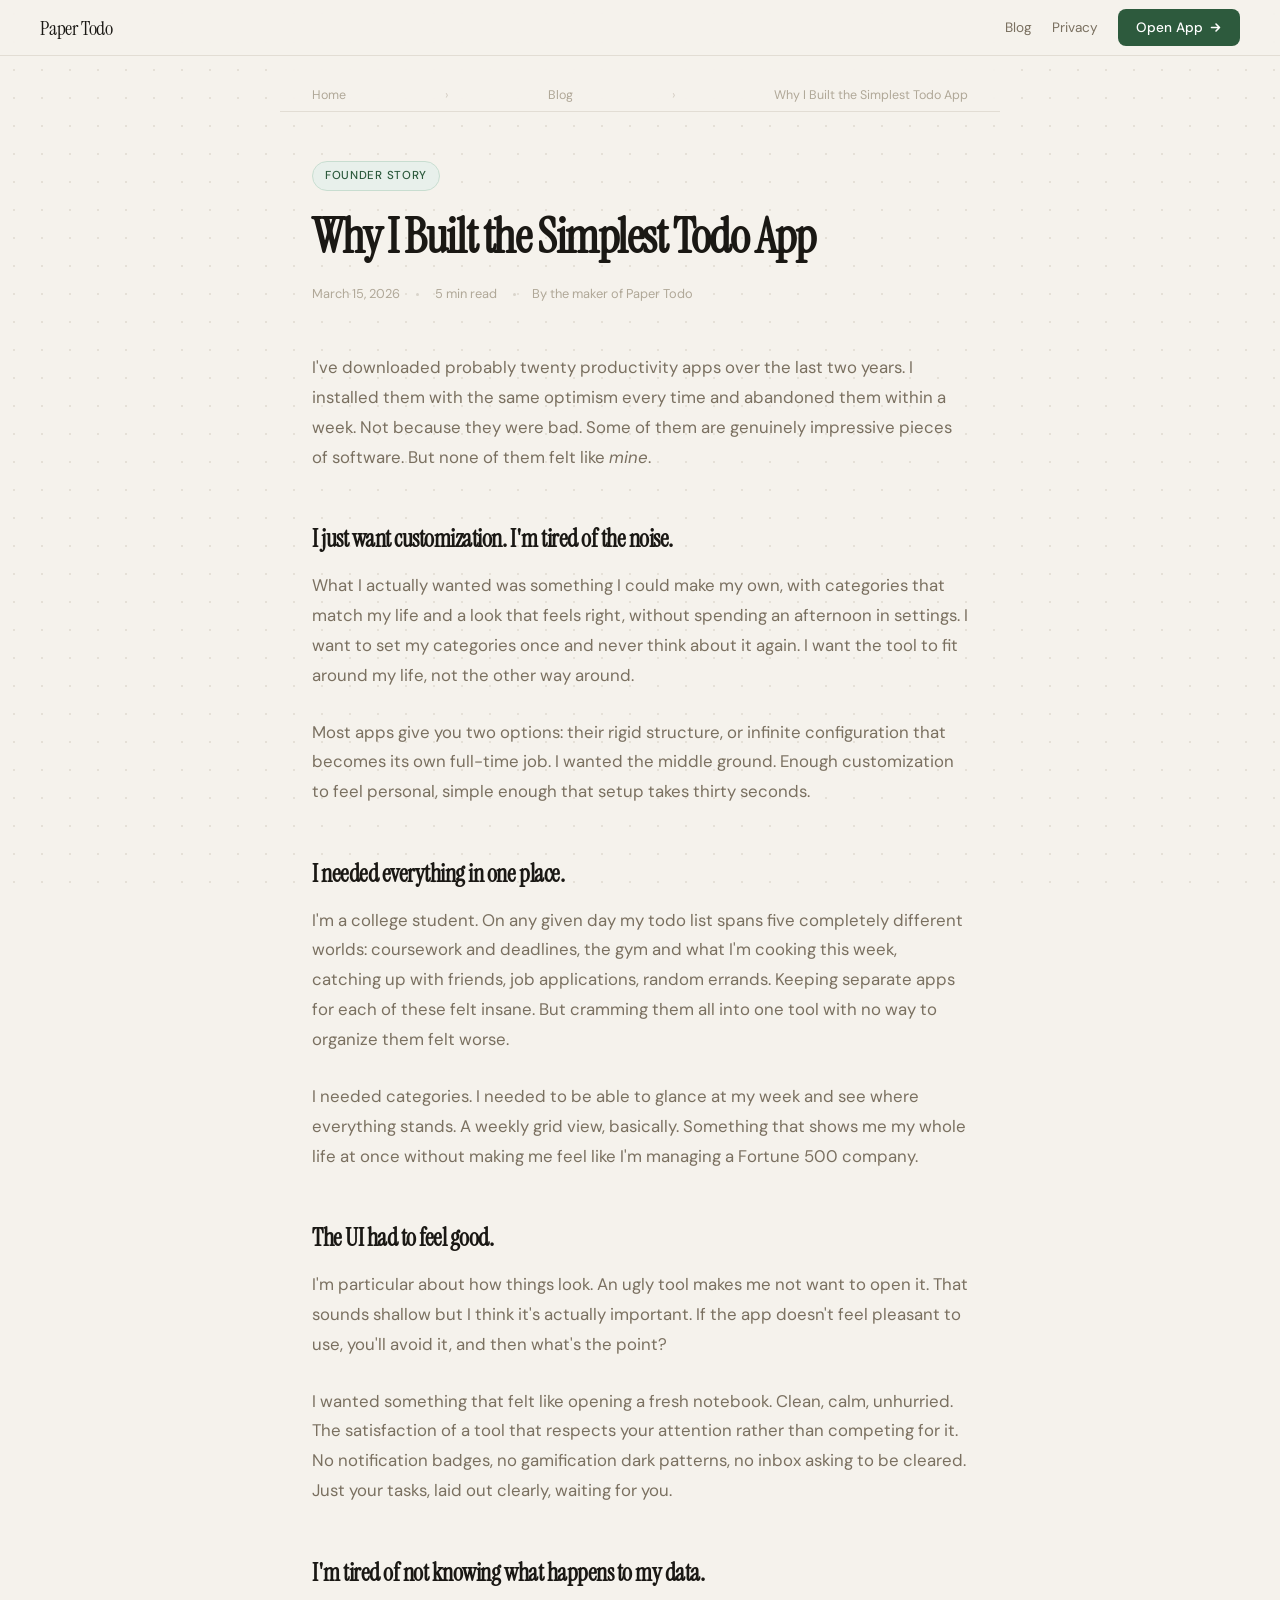
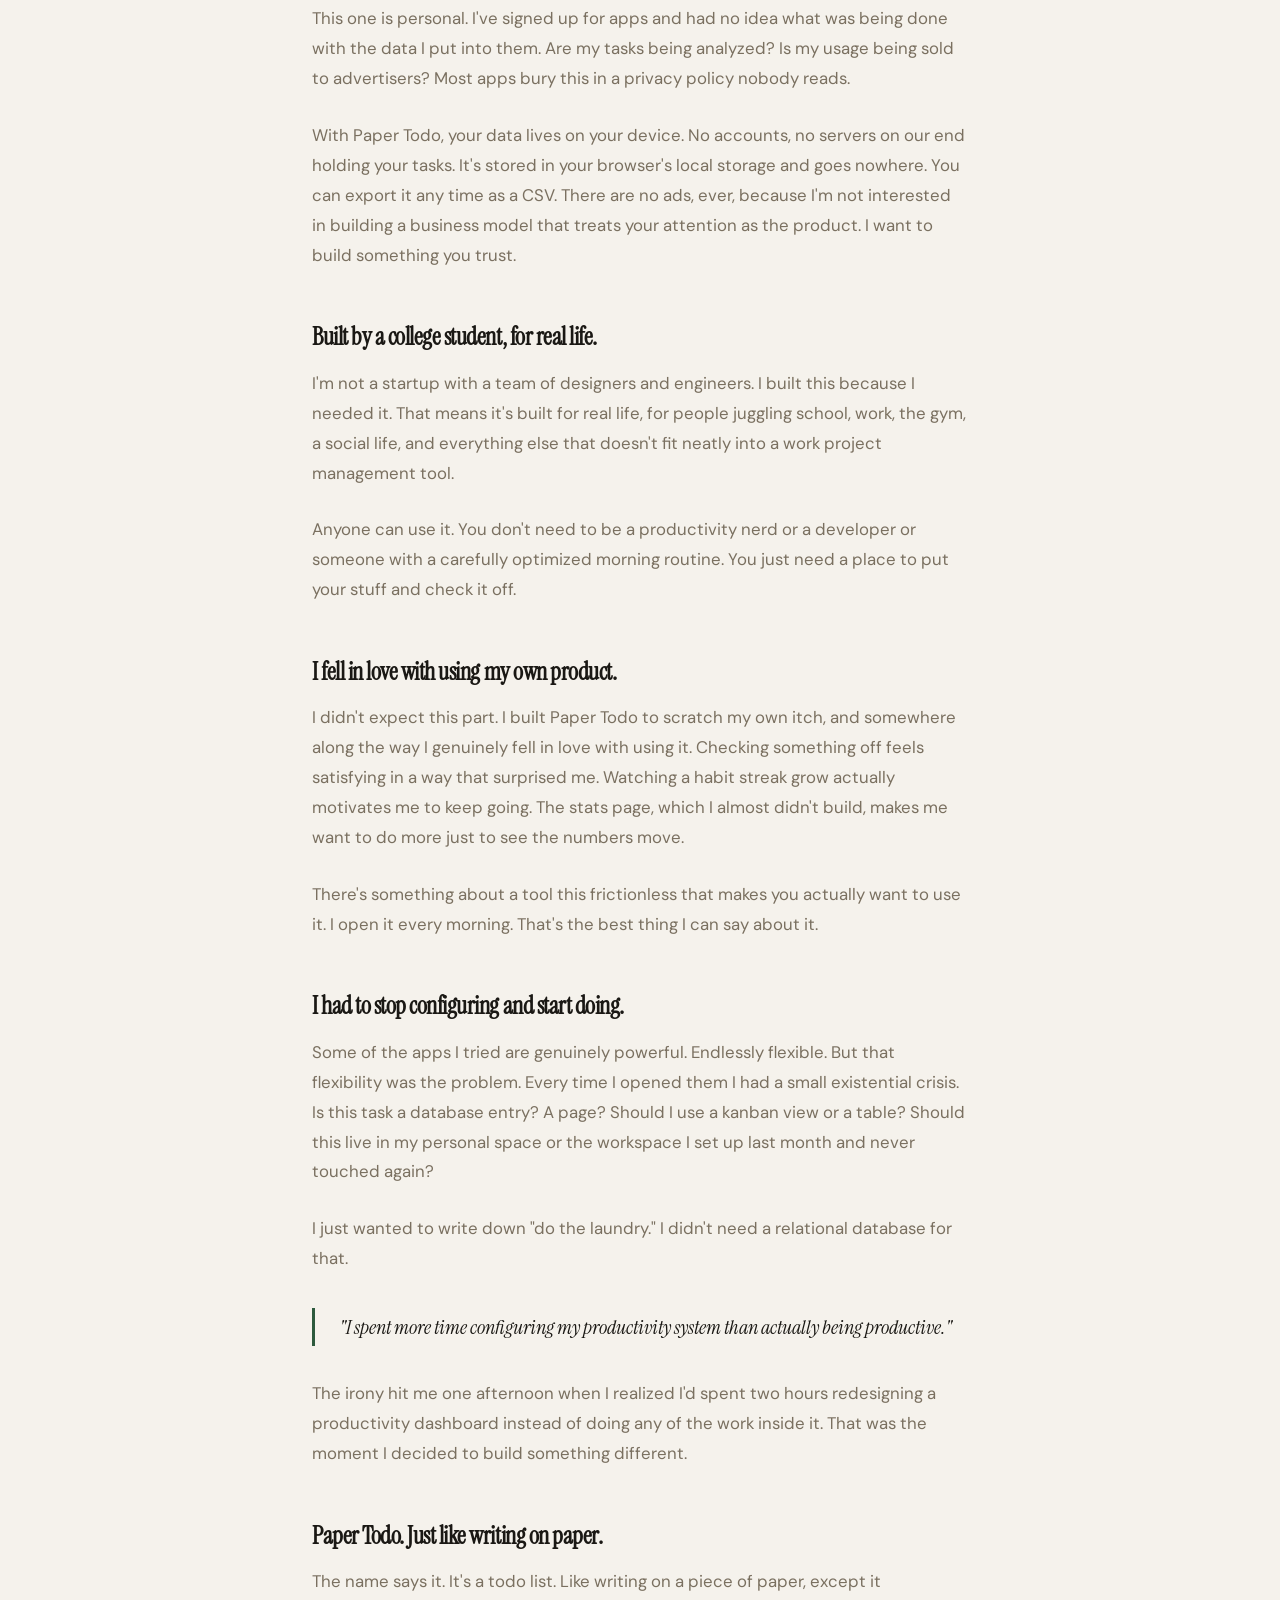
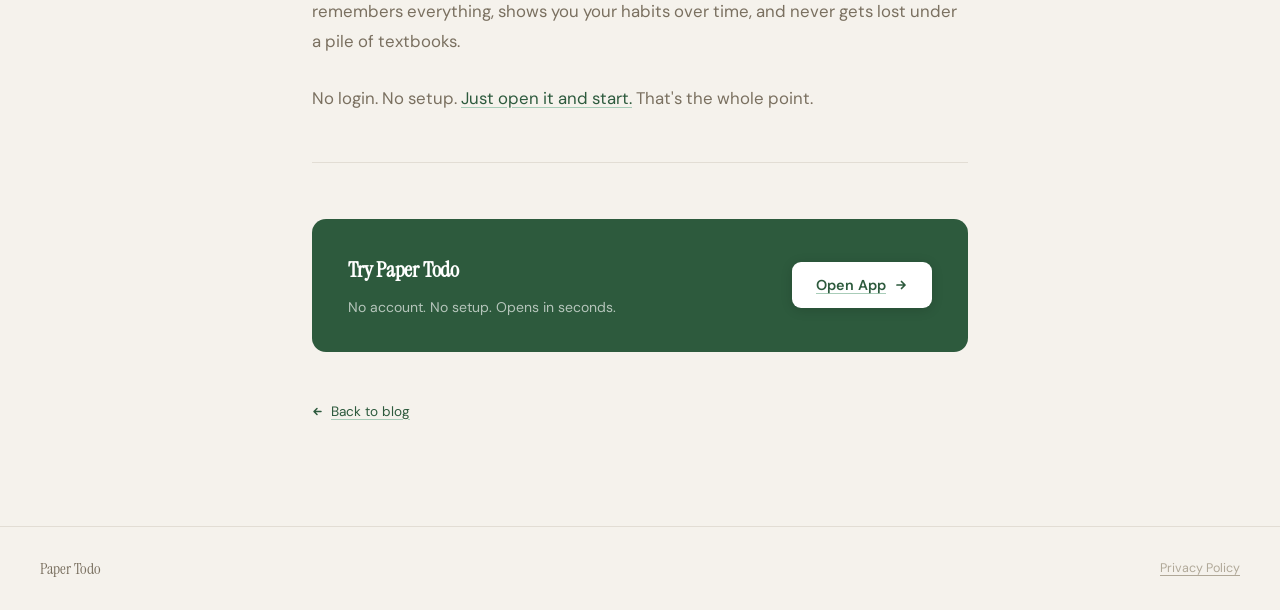
<file: blog/why-i-built-the-simplest-todo-app.html>
<!DOCTYPE html>
<html lang="en">
<head>
<meta charset="UTF-8">
<meta name="viewport" content="width=device-width, initial-scale=1.0">
<title>Why I Built the Simplest Todo App — Paper Todo</title>
<meta name="description" content="I was a college student drowning in productivity app setups. So I built Paper Todo, a minimalist todo app with no login, no ads, and no noise.">
<meta name="robots" content="index, follow">
<meta name="author" content="Paper Todo">
<link rel="canonical" href="https://papertodo.app/blog/why-i-built-the-simplest-todo-app.html">

<!-- Open Graph -->
<meta property="og:type" content="article">
<meta property="og:site_name" content="Paper Todo">
<meta property="og:title" content="Why I Built the Simplest Todo App">
<meta property="og:description" content="I was a college student drowning in productivity app setups. So I built Paper Todo, a minimalist todo app with no login, no ads, and no noise.">
<meta property="og:url" content="https://papertodo.app/blog/why-i-built-the-simplest-todo-app.html">
<meta property="article:published_time" content="2026-03-15">

<!-- Twitter Card -->
<meta name="twitter:card" content="summary_large_image">
<meta name="twitter:title" content="Why I Built the Simplest Todo App">
<meta name="twitter:description" content="I was a college student drowning in productivity app setups. So I built Paper Todo. Minimalist, no login, no noise.">

<!-- Structured data -->
<script type="application/ld+json">
{
  "@context": "https://schema.org",
  "@type": "Article",
  "headline": "Why I Built the Simplest Todo App",
  "description": "A college student who was overwhelmed by complex productivity apps built Paper Todo, a minimalist todo app with no login required.",
  "author": {
    "@type": "Person",
    "name": "Paper Todo"
  },
  "publisher": {
    "@type": "Organization",
    "name": "Paper Todo",
    "url": "https://papertodo.app"
  },
  "datePublished": "2026-03-15",
  "mainEntityOfPage": {
    "@type": "WebPage",
    "@id": "https://papertodo.app/blog/why-i-built-the-simplest-todo-app.html"
  }
}
</script>
<script type="application/ld+json">
{
  "@context": "https://schema.org",
  "@type": "BreadcrumbList",
  "itemListElement": [
    { "@type": "ListItem", "position": 1, "name": "Home",  "item": "https://papertodo.app/" },
    { "@type": "ListItem", "position": 2, "name": "Blog",  "item": "https://papertodo.app/blog/" },
    { "@type": "ListItem", "position": 3, "name": "Why I Built the Simplest Todo App" }
  ]
}
</script>

<link href="https://fonts.googleapis.com/css2?family=Instrument+Serif:ital@0;1&family=DM+Sans:ital,opsz,wght@0,9..40,300;0,9..40,400;0,9..40,500;0,9..40,600;1,9..40,300&display=swap" rel="stylesheet">
<style>
  *, *::before, *::after { box-sizing: border-box; margin: 0; padding: 0; }

  :root {
    --bg: #f5f2ec;
    --surface: #fdfbf7;
    --surface2: #f0ece3;
    --border: #e2ddd4;
    --text: #1a1814;
    --text-muted: #7a7060;
    --text-faint: #b0a898;
    --accent: #2d5a3d;
    --accent-light: #e8f0eb;
    --accent-mid: #4a8a5e;
    --shadow: 0 1px 3px rgba(0,0,0,0.06), 0 4px 12px rgba(0,0,0,0.04);
  }

  html { scroll-behavior: smooth; }

  body {
    background: var(--bg);
    color: var(--text);
    font-family: 'DM Sans', system-ui, sans-serif;
    font-size: 16px;
    line-height: 1.7;
    -webkit-font-smoothing: antialiased;
  }

  body::before {
    content: '';
    position: fixed;
    inset: 0;
    background-image: radial-gradient(circle, #c8c0b0 1px, transparent 1px);
    background-size: 28px 28px;
    opacity: 0.35;
    pointer-events: none;
    z-index: 0;
  }

  /* Nav */
  nav {
    position: sticky;
    top: 0;
    z-index: 100;
    background: rgba(245,242,236,0.88);
    backdrop-filter: blur(12px);
    -webkit-backdrop-filter: blur(12px);
    border-bottom: 1px solid var(--border);
    padding: 0 40px;
    height: 56px;
    display: flex;
    align-items: center;
    justify-content: space-between;
  }

  .nav-logo {
    font-family: 'Instrument Serif', Georgia, serif;
    font-size: 1.25rem;
    color: var(--text);
    text-decoration: none;
    letter-spacing: -0.01em;
  }

  .nav-links { display: flex; align-items: center; gap: 20px; }

  .nav-link {
    font-size: 0.85rem;
    color: var(--text-muted);
    text-decoration: none;
    transition: color 0.15s;
  }
  .nav-link:hover { color: var(--text); }

  .nav-cta {
    display: inline-flex;
    align-items: center;
    gap: 6px;
    background: var(--accent);
    color: #fff;
    font-size: 0.85rem;
    font-weight: 500;
    padding: 7px 18px;
    border-radius: 8px;
    text-decoration: none;
    transition: background 0.15s, transform 0.1s;
  }
  .nav-cta:hover { background: #245030; transform: translateY(-1px); }

  /* Breadcrumb */
  .breadcrumb {
    position: relative;
    z-index: 1;
    max-width: 720px;
    margin: 0 auto;
    padding: 24px 32px 0;
    display: flex;
    align-items: center;
    gap: 7px;
    font-size: 0.78rem;
    color: var(--text-faint);
  }

  .breadcrumb a {
    color: var(--text-faint);
    text-decoration: none;
    transition: color 0.15s;
  }
  .breadcrumb a:hover { color: var(--accent); }
  .breadcrumb-sep { opacity: 0.5; }

  /* Article layout */
  article {
    position: relative;
    z-index: 1;
    max-width: 720px;
    margin: 0 auto;
    padding: 48px 32px 100px;
  }

  /* Header */
  .article-header { margin-bottom: 48px; }

  .article-tag {
    display: inline-flex;
    align-items: center;
    gap: 6px;
    background: var(--accent-light);
    color: var(--accent);
    font-size: 0.72rem;
    font-weight: 500;
    letter-spacing: 0.06em;
    text-transform: uppercase;
    padding: 4px 12px;
    border-radius: 100px;
    border: 1px solid #c8ddd0;
    margin-bottom: 20px;
  }

  .article-title {
    font-family: 'Instrument Serif', Georgia, serif;
    font-size: clamp(2rem, 5vw, 3rem);
    line-height: 1.1;
    letter-spacing: -0.03em;
    color: var(--text);
    margin-bottom: 20px;
  }

  .article-meta {
    display: flex;
    align-items: center;
    gap: 16px;
    flex-wrap: wrap;
  }

  .article-meta-item {
    font-size: 0.8rem;
    color: var(--text-faint);
    display: flex;
    align-items: center;
    gap: 5px;
  }

  .article-meta-divider {
    width: 3px; height: 3px;
    border-radius: 50%;
    background: var(--text-faint);
    opacity: 0.4;
  }

  /* Body */
  .article-body { font-size: 1.05rem; color: var(--text-muted); }

  .article-body p {
    margin-bottom: 1.6em;
    line-height: 1.78;
  }

  .article-body h2 {
    font-family: 'Instrument Serif', Georgia, serif;
    font-size: 1.5rem;
    letter-spacing: -0.02em;
    color: var(--text);
    margin: 2.2em 0 0.7em;
    line-height: 1.2;
  }

  .article-body strong { color: var(--text); font-weight: 600; }

  .article-body em { font-style: italic; }

  .article-body a {
    color: var(--accent);
    text-decoration: underline;
    text-underline-offset: 3px;
    text-decoration-color: #a8ccb8;
    transition: text-decoration-color 0.15s;
  }
  .article-body a:hover { text-decoration-color: var(--accent); }

  /* Pull quote */
  .pull-quote {
    border-left: 3px solid var(--accent);
    padding: 4px 0 4px 24px;
    margin: 2em 0;
  }

  .pull-quote p {
    font-family: 'Instrument Serif', Georgia, serif;
    font-size: 1.25rem;
    color: var(--text);
    font-style: italic;
    line-height: 1.5;
    margin: 0;
  }

  /* CTA box */
  .article-cta {
    background: var(--accent);
    border-radius: 14px;
    padding: 32px 36px;
    margin-top: 56px;
    display: flex;
    align-items: center;
    justify-content: space-between;
    gap: 24px;
    flex-wrap: wrap;
  }

  .article-cta-text h3 {
    font-family: 'Instrument Serif', Georgia, serif;
    font-size: 1.4rem;
    color: #fff;
    margin-bottom: 6px;
    letter-spacing: -0.01em;
  }

  .article-cta-text p {
    font-size: 0.875rem;
    color: rgba(255,255,255,0.65);
    margin: 0;
  }

  .article-cta-btn {
    display: inline-flex;
    align-items: center;
    gap: 8px;
    background: #fff;
    color: var(--accent);
    font-size: 0.9rem;
    font-weight: 600;
    padding: 11px 24px;
    border-radius: 9px;
    text-decoration: none;
    white-space: nowrap;
    box-shadow: 0 2px 12px rgba(0,0,0,0.15);
    transition: transform 0.12s, box-shadow 0.15s;
  }
  .article-cta-btn:hover { transform: translateY(-2px); box-shadow: 0 6px 20px rgba(0,0,0,0.18); }

  /* Divider */
  .article-divider {
    border: none;
    border-top: 1px solid var(--border);
    margin: 48px 0;
  }

  /* Back link */
  .back-link {
    display: inline-flex;
    align-items: center;
    gap: 6px;
    font-size: 0.85rem;
    color: var(--text-muted);
    text-decoration: none;
    margin-top: 48px;
    transition: color 0.15s;
  }
  .back-link:hover { color: var(--accent); }

  /* Footer */
  footer {
    position: relative;
    z-index: 1;
    border-top: 1px solid var(--border);
    padding: 28px 40px;
    display: flex;
    align-items: center;
    justify-content: space-between;
  }

  .footer-logo {
    font-family: 'Instrument Serif', Georgia, serif;
    font-size: 1rem;
    color: var(--text-muted);
    text-decoration: none;
  }

  .footer-copy { font-size: 0.78rem; color: var(--text-faint); }

  @media (max-width: 600px) {
    nav { padding: 0 20px; }
    .nav-link { display: none; }
    .breadcrumb { padding: 20px 20px 0; }
    article { padding: 36px 20px 72px; }
    .article-cta { padding: 24px; flex-direction: column; align-items: flex-start; }
    footer { flex-direction: column; gap: 8px; text-align: center; padding: 24px 20px; }
  }
</style>
</head>
<body>

<nav>
  <a class="nav-logo" href="../index.html">Paper Todo</a>
  <div class="nav-links">
    <a class="nav-link" href="../blog/index.html">Blog</a>
    <a class="nav-link" href="../privacy.html">Privacy</a>
    <a class="nav-cta" href="../app.html">
      Open App
      <svg width="13" height="13" viewBox="0 0 13 13" fill="none"><path d="M2.5 6.5h8M7 3l3.5 3.5L7 10" stroke="currentColor" stroke-width="1.6" stroke-linecap="round" stroke-linejoin="round"/></svg>
    </a>
  </div>
</nav>

<nav aria-label="Breadcrumb" class="breadcrumb">
  <a href="../index.html">Home</a>
  <span class="breadcrumb-sep">›</span>
  <a href="../blog/index.html">Blog</a>
  <span class="breadcrumb-sep">›</span>
  <span>Why I Built the Simplest Todo App</span>
</nav>

<article>
  <header class="article-header">
    <div class="article-tag">Founder story</div>
    <h1 class="article-title">Why I Built the Simplest Todo App</h1>
    <div class="article-meta">
      <span class="article-meta-item">March 15, 2026</span>
      <span class="article-meta-divider"></span>
      <span class="article-meta-item">5 min read</span>
      <span class="article-meta-divider"></span>
      <span class="article-meta-item">By the maker of Paper Todo</span>
    </div>
  </header>

  <div class="article-body">

    <p>I've downloaded probably twenty productivity apps over the last two years. I installed them with the same optimism every time and abandoned them within a week. Not because they were bad. Some of them are genuinely impressive pieces of software. But none of them felt like <em>mine</em>.</p>

    <h2>I just want customization. I'm tired of the noise.</h2>

    <p>What I actually wanted was something I could make my own, with categories that match my life and a look that feels right, without spending an afternoon in settings. I want to set my categories once and never think about it again. I want the tool to fit around my life, not the other way around.</p>

    <p>Most apps give you two options: their rigid structure, or infinite configuration that becomes its own full-time job. I wanted the middle ground. Enough customization to feel personal, simple enough that setup takes thirty seconds.</p>

    <h2>I needed everything in one place.</h2>

    <p>I'm a college student. On any given day my todo list spans five completely different worlds: coursework and deadlines, the gym and what I'm cooking this week, catching up with friends, job applications, random errands. Keeping separate apps for each of these felt insane. But cramming them all into one tool with no way to organize them felt worse.</p>

    <p>I needed categories. I needed to be able to glance at my week and see where everything stands. A weekly grid view, basically. Something that shows me my whole life at once without making me feel like I'm managing a Fortune 500 company.</p>

    <h2>The UI had to feel good.</h2>

    <p>I'm particular about how things look. An ugly tool makes me not want to open it. That sounds shallow but I think it's actually important. If the app doesn't feel pleasant to use, you'll avoid it, and then what's the point?</p>

    <p>I wanted something that felt like opening a fresh notebook. Clean, calm, unhurried. The satisfaction of a tool that respects your attention rather than competing for it. No notification badges, no gamification dark patterns, no inbox asking to be cleared. Just your tasks, laid out clearly, waiting for you.</p>

    <h2>I'm tired of not knowing what happens to my data.</h2>

    <p>This one is personal. I've signed up for apps and had no idea what was being done with the data I put into them. Are my tasks being analyzed? Is my usage being sold to advertisers? Most apps bury this in a privacy policy nobody reads.</p>

    <p>With Paper Todo, your data lives on your device. No accounts, no servers on our end holding your tasks. It's stored in your browser's local storage and goes nowhere. You can export it any time as a CSV. There are no ads, ever, because I'm not interested in building a business model that treats your attention as the product. I want to build something you trust.</p>

    <h2>Built by a college student, for real life.</h2>

    <p>I'm not a startup with a team of designers and engineers. I built this because I needed it. That means it's built for real life, for people juggling school, work, the gym, a social life, and everything else that doesn't fit neatly into a work project management tool.</p>

    <p>Anyone can use it. You don't need to be a productivity nerd or a developer or someone with a carefully optimized morning routine. You just need a place to put your stuff and check it off.</p>

    <h2>I fell in love with using my own product.</h2>

    <p>I didn't expect this part. I built Paper Todo to scratch my own itch, and somewhere along the way I genuinely fell in love with using it. Checking something off feels satisfying in a way that surprised me. Watching a habit streak grow actually motivates me to keep going. The stats page, which I almost didn't build, makes me want to do more just to see the numbers move.</p>

    <p>There's something about a tool this frictionless that makes you actually want to use it. I open it every morning. That's the best thing I can say about it.</p>

    <h2>I had to stop configuring and start doing.</h2>

    <p>Some of the apps I tried are genuinely powerful. Endlessly flexible. But that flexibility was the problem. Every time I opened them I had a small existential crisis. Is this task a database entry? A page? Should I use a kanban view or a table? Should this live in my personal space or the workspace I set up last month and never touched again?</p>

    <p>I just wanted to write down "do the laundry." I didn't need a relational database for that.</p>

    <div class="pull-quote">
      <p>"I spent more time configuring my productivity system than actually being productive."</p>
    </div>

    <p>The irony hit me one afternoon when I realized I'd spent two hours redesigning a productivity dashboard instead of doing any of the work inside it. That was the moment I decided to build something different.</p>

    <h2>Paper Todo. Just like writing on paper.</h2>

    <p>The name says it. It's a todo list. Like writing on a piece of paper, except it remembers everything, shows you your habits over time, and never gets lost under a pile of textbooks.</p>

    <p>No login. No setup. <a href="../app.html">Just open it and start.</a> That's the whole point.</p>

    <hr class="article-divider">

    <div class="article-cta">
      <div class="article-cta-text">
        <h3>Try Paper Todo</h3>
        <p>No account. No setup. Opens in seconds.</p>
      </div>
      <a class="article-cta-btn" href="../app.html">
        Open App
        <svg width="14" height="14" viewBox="0 0 14 14" fill="none"><path d="M3 7h8M7.5 3.5L11 7l-3.5 3.5" stroke="currentColor" stroke-width="1.7" stroke-linecap="round" stroke-linejoin="round"/></svg>
      </a>
    </div>

    <a class="back-link" href="../blog/index.html">
      <svg width="13" height="13" viewBox="0 0 13 13" fill="none"><path d="M9 6.5H2.5M5 3.5L2 6.5l3 3" stroke="currentColor" stroke-width="1.5" stroke-linecap="round" stroke-linejoin="round"/></svg>
      Back to blog
    </a>

  </div>
</article>

<footer>
  <a class="footer-logo" href="../index.html">Paper Todo</a>
  <div class="footer-copy"><a href="../privacy.html" style="color:inherit;text-underline-offset:3px;">Privacy Policy</a></div>
</footer>

</body>
</html>
</file>
<file: styles.css>
/* ── Theme variables ─────────────────────────────────── */
:root {
  /* Light parchment (default) */
  --bg: #f5f2ec;
  --surface: #fdfbf7;
  --surface2: #f0ece3;
  --border: #e2ddd4;
  --border-strong: #ccc7bb;
  --text: #1a1814;
  --text-muted: #7a7060;
  --text-faint: #b0a898;
  --shadow: 0 1px 3px rgba(0,0,0,0.06), 0 4px 12px rgba(0,0,0,0.04);
  --shadow-lg: 0 8px 32px rgba(0,0,0,0.1), 0 2px 8px rgba(0,0,0,0.06);
  --grid-opacity: 0.4;

  /* Accent: Forest (default) */
  --accent: #2d5a3d;
  --accent-light: #e8f0eb;
  --accent-mid: #4a8a5e;
  --done: #5a8a6a;
  --done-light: #eaf2ec;

  /* Fixed semantic colors */
  --danger: #c44536;
  --danger-light: #faeae8;
  --warn: #b5661f;
  --warn-light: #fdf0e6;
  --info: #2563a8;
  --info-light: #e8f0fb;
  --purple: #6b4fa0;
  --purple-light: #f0ecf8;
}

/* ── Dark mode ─────────────────────────────────────────── */
[data-theme="dark"] {
  --bg: #141210;
  --surface: #1e1c19;
  --surface2: #252320;
  --border: #332f2a;
  --border-strong: #46413a;
  --text: #f0ece4;
  --text-muted: #9a9080;
  --text-faint: #5a5248;
  --shadow: 0 1px 3px rgba(0,0,0,0.3), 0 4px 12px rgba(0,0,0,0.2);
  --shadow-lg: 0 8px 32px rgba(0,0,0,0.4), 0 2px 8px rgba(0,0,0,0.3);
  --grid-opacity: 0.12;
  --danger-light: #2d1a18;
  --warn-light: #2a1e10;
  --info-light: #111e30;
  --purple-light: #1e1828;
}

[data-theme="dark"][data-accent="ocean"] {
  --accent: #2b88cc;
  --accent-light: #0f2033;
  --accent-mid: #4aa3e8;
  --done-light: #0a1a28;
}

[data-theme="dark"][data-accent="amethyst"] {
  --accent: #9966cc;
  --accent-light: #1e1030;
  --accent-mid: #b380e8;
  --done-light: #180d28;
}

[data-theme="dark"][data-accent="terracotta"] {
  --accent: #cc6655;
  --accent-light: #2a1410;
  --accent-mid: #e08070;
  --done-light: #200e0a;
}

/* ── Dark mode element overrides ──────────────────────── */
[data-theme="dark"] tbody tr:hover { background: var(--surface2); }
[data-theme="dark"] tbody tr:hover td { color: var(--text); }

/* ── Earth mode ─────────────────────────────────────────── */
[data-theme="earth"] {
  --bg: transparent;
  --surface: rgba(255,255,255,0.72);
  --surface2: rgba(255,255,255,0.55);
  --border: rgba(0,0,0,0.10);
  --border-strong: rgba(0,0,0,0.18);
  --text: #1a1814;
  --text-muted: #6a6858;
  --text-faint: #a09880;
  --shadow: 0 1px 3px rgba(0,0,0,0.08), 0 4px 12px rgba(0,0,0,0.06);
  --shadow-lg: 0 8px 32px rgba(0,0,0,0.14), 0 2px 8px rgba(0,0,0,0.08);
  --accent: #2d5a3d;
  --accent-light: rgba(45,90,61,0.12);
  --accent-mid: #4a8a5e;
  --done: #5a8a6a;
  --done-light: rgba(90,138,106,0.15);
  --danger-light: rgba(196,69,54,0.12);
  --warn-light: rgba(181,102,31,0.12);
  --info-light: rgba(37,99,168,0.12);
  --purple-light: rgba(107,79,160,0.12);
  --grid-opacity: 0.3;
}

/* Night earth */
[data-theme="earth"][data-earth-phase="night"] {
  --surface: rgba(10,16,30,0.85);
  --surface2: rgba(16,22,40,0.78);
  --border: rgba(255,255,255,0.08);
  --border-strong: rgba(255,255,255,0.14);
  --text: #e8f0e4;
  --text-muted: #7a9070;
  --text-faint: #3a5040;
  --accent: #4a8a5e;
  --accent-light: rgba(74,138,94,0.18);
  --accent-mid: #6aaa7e;
}

/* Dawn/dusk earth */
[data-theme="earth"][data-earth-phase="dawn"],
[data-theme="earth"][data-earth-phase="dusk"] {
  --surface: rgba(255,248,238,0.80);
  --accent: #2d5a3d;
  --accent-light: rgba(45,90,61,0.13);
  --accent-mid: #4a8a5e;
}

/* Sky canvas */
#earth-sky {
  position: fixed;
  inset: 0;
  z-index: 0;
  pointer-events: none;
  transition: opacity 0.8s;
  opacity: 0;
}
[data-theme="earth"] #earth-sky { opacity: 1; }

[data-theme="earth"] #app-root { position: relative; z-index: 1; }
[data-theme="earth"] body { background: transparent; }

/* Glass-ify cards/tables in earth mode */
[data-theme="earth"] .table-wrap,
[data-theme="earth"] .chart-card,
[data-theme="earth"] .stats-sum-card,
[data-theme="earth"] .quote-banner,
[data-theme="earth"] .modal-backdrop .modal {
  backdrop-filter: blur(12px);
  -webkit-backdrop-filter: blur(12px);
}

[data-theme="earth"] thead th {
  background: rgba(0,0,0,0.25);
}

[data-theme="earth"][data-earth-phase="night"] thead th {
  background: rgba(60,60,120,0.5);
}

[data-theme="dark"] .quote-banner {
  background: linear-gradient(135deg, #1e1c19 0%, #252320 100%);
  border-color: var(--border-strong);
}

/* Category pills — muted, warm-tinted in dark mode */
[data-theme="dark"] .cat-pill,
[data-theme="dark"] .habit-badge {
  filter: brightness(0.75) saturate(0.85);
}

/* Grid chips — intentional dark variants */
[data-theme="dark"] .grid-chip.chip-high   { background: #5c1f18; color: #e8a090; border-color: #7a2e24; }
[data-theme="dark"] .grid-chip.chip-medium { background: #1a3028; color: #7abf95; border-color: #2a4a38; }
[data-theme="dark"] .grid-chip.chip-low    { background: #182030; color: #7090b8; border-color: #253550; }
[data-theme="dark"] .grid-chip.chip-none   { background: #282420; color: #88807a; border-color: #383028; }

/* Grid table cells */
[data-theme="dark"] .grid-cell { background: var(--surface); }
[data-theme="dark"] .grid-cell:hover { background: var(--surface2); }
[data-theme="dark"] .grid-day-cell { background: var(--surface2); border-right-color: var(--border-strong); }
[data-theme="dark"] .grid-day-label { color: #d8d0c4; }
[data-theme="dark"] .grid-day-label.is-today { color: var(--accent-mid); }
[data-theme="dark"] .grid-day-num { color: #8a8070; }

/* Semantic colors in dark mode */
[data-theme="dark"] .overdue  { color: #e0806a; }
[data-theme="dark"] .today    { color: var(--accent-mid); }

[data-theme="dark"] input,
[data-theme="dark"] select,
[data-theme="dark"] textarea {
  background: var(--surface2) !important;
  color: var(--text) !important;
  border-color: var(--border) !important;
  color-scheme: dark;
}

[data-theme="dark"] input[type="date"]::-webkit-calendar-picker-indicator {
  filter: invert(1) opacity(0.5);
}

/* Grid day tints — much more subtle in dark mode */
[data-theme="dark"] .day-saturday .grid-cell  { background: rgba(120, 110, 160, 0.08); }
[data-theme="dark"] .day-sunday .grid-cell    { background: rgba(120, 110, 160, 0.05); }
[data-theme="dark"] .day-monday .grid-cell    { background: rgba(180, 100, 100, 0.06); }
[data-theme="dark"] .day-tuesday .grid-cell   { background: rgba(80, 140, 80, 0.07); }
[data-theme="dark"] .day-wednesday .grid-cell { background: rgba(80, 130, 160, 0.08); }
[data-theme="dark"] .day-thursday .grid-cell  { background: rgba(170, 130, 70, 0.07); }
[data-theme="dark"] .day-friday .grid-cell    { background: rgba(80, 120, 160, 0.07); }
[data-theme="dark"] .day-today .grid-cell     { outline-color: var(--accent); }

/* ── Theme switcher UI ──────────────────────────────────── */
.theme-switcher {
  display: flex;
  align-items: center;
  gap: 8px;
  padding: 6px 8px;
  background: var(--surface);
  border: 1px solid var(--border);
  border-radius: 10px;
  box-shadow: var(--shadow);
}


.theme-mode-btn {
  display: flex;
  align-items: center;
  gap: 4px;
  padding: 4px 8px;
  border-radius: 6px;
  border: none;
  background: transparent;
  color: var(--text-muted);
  font-family: 'DM Sans', sans-serif;
  font-size: 12px;
  font-weight: 500;
  cursor: pointer;
  transition: all 0.15s;
  white-space: nowrap;
}

.theme-mode-btn:hover { background: var(--surface2); color: var(--text); }
.theme-mode-btn.active {
  background: var(--accent);
  color: white;
}


* { box-sizing: border-box; margin: 0; padding: 0; }

body {
  font-family: 'DM Sans', sans-serif;
  background: var(--bg);
  color: var(--text);
  min-height: 100vh;
  font-size: 14px;
  line-height: 1.5;
}

/* Subtle grid background */
body::before {
  content: '';
  position: fixed;
  inset: 0;
  background-image: 
    linear-gradient(var(--border) 1px, transparent 1px),
    linear-gradient(90deg, var(--border) 1px, transparent 1px);
  background-size: 40px 40px;
  opacity: var(--grid-opacity, 0.4);
  pointer-events: none;
  z-index: 0;
}

.app {
  position: relative;
  z-index: 1;
  max-width: 1100px;
  margin: 0 auto;
  padding: 32px 24px 80px;
}

/* Header */
.header {
  display: flex;
  align-items: flex-end;
  justify-content: space-between;
  margin-bottom: 32px;
  gap: 16px;
  flex-wrap: wrap;
}

.header-left h1 {
  font-family: 'Instrument Serif', serif;
  font-size: 42px;
  font-weight: 400;
  color: var(--text);
  letter-spacing: -0.5px;
  line-height: 1;
}

#site-title {
  outline: none;
  border-radius: 6px;
  padding: 0 4px;
  margin: 0 -4px;
  transition: background 0.15s;
  cursor: text;
}

#site-title:hover { background: var(--surface2); }
#site-title:focus { background: var(--surface2); box-shadow: 0 0 0 2px var(--accent-light); }

.header-left .subtitle {
  font-size: 13px;
  color: var(--text-muted);
  margin-top: 4px;
  font-weight: 400;
  letter-spacing: 0.02em;
}

.settings-btn {
  display: flex;
  align-items: center;
  justify-content: center;
  width: 34px;
  height: 34px;
  border-radius: 8px;
  border: 1px solid var(--border);
  background: var(--surface);
  color: var(--text-muted);
  cursor: pointer;
  transition: all 0.15s;
  box-shadow: var(--shadow);
  flex-shrink: 0;
}
.settings-btn:hover {
  background: var(--surface2);
  color: var(--text);
  border-color: var(--border-strong);
}

/* Settings modal specifics */
.settings-section {
  border-top: 1px solid var(--border);
  padding-top: 18px;
  margin-top: 4px;
}
.settings-section-title {
  font-size: 11px;
  font-weight: 600;
  text-transform: uppercase;
  letter-spacing: 0.07em;
  color: var(--text-faint);
  margin-bottom: 12px;
}
.settings-row {
  display: flex;
  align-items: center;
  justify-content: space-between;
  gap: 16px;
  padding: 10px 0;
  border-bottom: 1px solid var(--border);
}
.settings-row:last-child { border-bottom: none; }
.settings-row-label { font-size: 13px; font-weight: 500; color: var(--text); }
.settings-row-sub { font-size: 11px; color: var(--text-faint); margin-top: 2px; }

.header-right {
  display: flex;
  align-items: center;
  gap: 12px;
  flex-wrap: wrap;
}

.date-badge {
  background: var(--surface);
  border: 1px solid var(--border);
  border-radius: 10px;
  padding: 10px 16px;
  text-align: center;
  box-shadow: var(--shadow);
}

.date-badge .label {
  font-size: 10px;
  text-transform: uppercase;
  letter-spacing: 0.1em;
  color: var(--text-faint);
  font-weight: 500;
}

.date-badge .value {
  font-size: 13px;
  font-weight: 600;
  color: var(--accent);
  margin-top: 2px;
}

/* Stats bar */
.stats-row {
  display: grid;
  grid-template-columns: repeat(4, 1fr);
  gap: 12px;
  margin-bottom: 24px;
}

.stat-card {
  background: var(--surface);
  border: 1px solid var(--border);
  border-radius: 12px;
  padding: 16px 18px;
  box-shadow: var(--shadow);
  position: relative;
  overflow: hidden;
}

.stat-card::before {
  content: '';
  position: absolute;
  top: 0; left: 0; right: 0;
  height: 3px;
  border-radius: 12px 12px 0 0;
}

.stat-card.total::before { background: var(--border-strong); }
.stat-card.done-stat::before { background: var(--done); }
.stat-card.urgent::before { background: var(--danger); }
.stat-card.today-stat::before { background: var(--warn); }

.stat-number {
  font-family: 'Instrument Serif', serif;
  font-size: 32px;
  line-height: 1;
  color: var(--text);
  margin-bottom: 4px;
}

.stat-label {
  font-size: 12px;
  color: var(--text-muted);
  font-weight: 400;
}

/* Progress bar */
.progress-wrap {
  background: var(--surface);
  border: 1px solid var(--border);
  border-radius: 12px;
  padding: 16px 20px;
  margin-bottom: 24px;
  box-shadow: var(--shadow);
}

.progress-header {
  display: flex;
  justify-content: space-between;
  align-items: center;
  margin-bottom: 10px;
}

.progress-title {
  font-size: 13px;
  font-weight: 500;
  color: var(--text-muted);
}

.progress-pct {
  font-family: 'Instrument Serif', serif;
  font-size: 18px;
  color: var(--accent);
}

.progress-bar {
  height: 8px;
  background: var(--surface2);
  border-radius: 999px;
  overflow: hidden;
}

.progress-fill {
  height: 100%;
  background: linear-gradient(90deg, var(--accent-mid), var(--accent));
  border-radius: 999px;
  transition: width 0.6s cubic-bezier(0.4, 0, 0.2, 1);
}

/* Toolbar */
.toolbar {
  display: flex;
  gap: 10px;
  margin-bottom: 16px;
  flex-wrap: wrap;
  align-items: center;
}

.search-wrap {
  position: relative;
  flex: 1;
  min-width: 200px;
}

.search-icon {
  position: absolute;
  left: 12px;
  top: 50%;
  transform: translateY(-50%);
  color: var(--text-faint);
  font-size: 14px;
  pointer-events: none;
}

.search-input {
  width: 100%;
  padding: 9px 12px 9px 36px;
  border: 1px solid var(--border);
  border-radius: 8px;
  background: var(--surface);
  font-family: 'DM Sans', sans-serif;
  font-size: 13px;
  color: var(--text);
  outline: none;
  transition: border-color 0.15s, box-shadow 0.15s;
  box-shadow: var(--shadow);
}

.search-input:focus {
  border-color: var(--accent-mid);
  box-shadow: 0 0 0 3px rgba(74, 138, 94, 0.12);
}

.search-input::placeholder { color: var(--text-faint); }

select.filter-select {
  padding: 9px 32px 9px 12px;
  border: 1px solid var(--border);
  border-radius: 8px;
  background: var(--surface);
  font-family: 'DM Sans', sans-serif;
  font-size: 13px;
  color: var(--text);
  outline: none;
  cursor: pointer;
  appearance: none;
  background-image: url("data:image/svg+xml,%3Csvg xmlns='http://www.w3.org/2000/svg' width='12' height='12' viewBox='0 0 12 12'%3E%3Cpath fill='%237a7060' d='M6 8L1 3h10z'/%3E%3C/svg%3E");
  background-repeat: no-repeat;
  background-position: right 10px center;
  box-shadow: var(--shadow);
  transition: border-color 0.15s;
}

select.filter-select:focus { border-color: var(--accent-mid); outline: none; }

.btn {
  display: inline-flex;
  align-items: center;
  gap: 6px;
  padding: 9px 16px;
  border-radius: 8px;
  border: none;
  cursor: pointer;
  font-family: 'DM Sans', sans-serif;
  font-size: 13px;
  font-weight: 500;
  transition: all 0.15s;
  white-space: nowrap;
}

.btn-primary {
  background: var(--accent);
  color: white;
  box-shadow: var(--shadow);
}

.btn-primary:hover { background: var(--accent-mid); transform: translateY(-1px); box-shadow: var(--shadow-lg); }

.btn-ghost {
  background: var(--surface);
  color: var(--text-muted);
  border: 1px solid var(--border);
  box-shadow: var(--shadow);
}

.btn-ghost:hover { background: var(--surface2); color: var(--text); }

.btn-danger-ghost {
  background: transparent;
  color: var(--danger);
  border: 1px solid transparent;
  font-family: 'DM Sans', sans-serif;
  font-size: 13px;
  font-weight: 500;
}

.btn-danger-ghost:hover {
  background: var(--danger-light);
  border-color: var(--danger);
}

/* Inline delete confirm inside row actions */
.delete-confirm-wrap {
  display: flex;
  align-items: center;
  gap: 4px;
  animation: fadeIn 0.15s ease both;
}

.delete-confirm-yes {
  padding: 4px 8px;
  border-radius: 5px;
  border: 1px solid var(--danger);
  background: var(--danger);
  color: white;
  cursor: pointer;
  font-size: 11px;
  font-family: 'DM Sans', sans-serif;
  font-weight: 600;
  transition: opacity 0.1s;
}

.delete-confirm-yes:hover { opacity: 0.85; }

.delete-confirm-no {
  padding: 4px 8px;
  border-radius: 5px;
  border: 1px solid var(--border);
  background: var(--surface);
  color: var(--text-muted);
  cursor: pointer;
  font-size: 11px;
  font-family: 'DM Sans', sans-serif;
  transition: background 0.1s;
}

.delete-confirm-no:hover { background: var(--surface2); }

/* Table */
.table-wrap {
  background: var(--surface);
  border: 1px solid var(--border);
  border-radius: 14px;
  overflow: hidden;
  box-shadow: var(--shadow-lg);
}

table {
  width: 100%;
  border-collapse: collapse;
}

thead th {
  background: var(--accent);
  color: rgba(255,255,255,0.9);
  padding: 12px 14px;
  text-align: left;
  font-size: 11px;
  font-weight: 500;
  letter-spacing: 0.06em;
  text-transform: uppercase;
  white-space: nowrap;
  cursor: pointer;
  user-select: none;
  transition: background 0.15s;
}

thead th:hover { background: var(--accent-mid); }

thead th .sort-icon {
  display: inline-block;
  margin-left: 4px;
  opacity: 0.5;
  font-size: 10px;
}

thead th.sorted .sort-icon { opacity: 1; }

tbody tr {
  border-bottom: 1px solid var(--border);
  transition: background 0.1s;
}

tbody tr:last-child { border-bottom: none; }
tbody tr:hover { background: var(--accent-light); }

td {
  padding: 11px 14px;
  vertical-align: middle;
  font-size: 13.5px;
}

.task-details {
  font-size: 12px;
  color: var(--text-muted);
  margin-top: 2px;
  font-style: italic;
}

/* Category pill */
.cat-pill {
  display: inline-block;
  padding: 3px 10px;
  border-radius: 999px;
  font-size: 11px;
  font-weight: 500;
  letter-spacing: 0.02em;
  white-space: nowrap;
  cursor: pointer;
  border: none;
  font-family: 'DM Sans', sans-serif;
}

.cat-work { background: var(--info-light); color: var(--info); }
.cat-school { background: var(--purple-light); color: var(--purple); }
.cat-personal { background: var(--warn-light); color: var(--warn); }
.cat-job { background: var(--accent-light); color: var(--accent); }
.cat-none { background: var(--surface2); color: var(--text-muted); }

/* Priority */
.priority-dot {
  display: inline-flex;
  align-items: center;
  gap: 6px;
  font-size: 12px;
  font-weight: 500;
  cursor: pointer;
  border: none;
  background: none;
  font-family: 'DM Sans', sans-serif;
  padding: 3px 8px;
  border-radius: 6px;
  transition: background 0.1s;
}

.priority-dot:hover { background: var(--surface2); }

.priority-dot::before {
  content: '';
  width: 7px; height: 7px;
  border-radius: 50%;
  flex-shrink: 0;
}

.p-high { color: var(--danger); }
.p-high::before { background: var(--danger); box-shadow: 0 0 0 2px var(--danger-light); }
.p-medium { color: var(--warn); }
.p-medium::before { background: var(--warn); box-shadow: 0 0 0 2px var(--warn-light); }
.p-low { color: var(--text-muted); }
.p-low::before { background: var(--border-strong); box-shadow: 0 0 0 2px var(--surface2); }
.p-none { color: var(--text-faint); }
.p-none::before { background: var(--border); }

/* Date display */
.date-cell {
  font-size: 12.5px;
  color: var(--text-muted);
  white-space: nowrap;
}

.date-cell.overdue { color: var(--danger); font-weight: 500; }
.date-cell.today { color: var(--warn); font-weight: 600; }
.date-cell.upcoming { color: var(--accent); }

/* Status toggle */
.status-btn {
  position: relative;
  display: inline-flex;
  align-items: center;
  justify-content: center;
  width: 22px; height: 22px;
  border-radius: 6px;
  border: 2px solid var(--border-strong);
  background: transparent;
  cursor: pointer;
  transition: border-color 0.2s, background 0.2s, transform 0.15s;
  flex-shrink: 0;
  overflow: visible;
}

.status-btn:hover {
  border-color: var(--accent);
  background: var(--accent-light);
  transform: scale(1.1);
}

.status-btn.checking {
  animation: checkBounce 0.45s cubic-bezier(0.36, 0.07, 0.19, 0.97);
}

.status-btn.unchecking {
  animation: uncheckPop 0.3s cubic-bezier(0.36, 0.07, 0.19, 0.97);
}

@keyframes checkBounce {
  0%   { transform: scale(1); }
  20%  { transform: scale(0.75) rotate(-8deg); }
  50%  { transform: scale(1.35) rotate(5deg); }
  70%  { transform: scale(0.92) rotate(-2deg); }
  85%  { transform: scale(1.08); }
  100% { transform: scale(1); }
}

@keyframes uncheckPop {
  0%   { transform: scale(1); }
  30%  { transform: scale(0.8) rotate(4deg); }
  70%  { transform: scale(1.1); }
  100% { transform: scale(1); }
}

.status-btn.checked {
  background: var(--accent);
  border-color: var(--accent);
}

/* SVG checkmark path animation */
.check-svg {
  position: absolute;
  width: 13px; height: 13px;
  pointer-events: none;
}

.check-path {
  stroke: white;
  stroke-width: 2.2;
  stroke-linecap: round;
  stroke-linejoin: round;
  fill: none;
  stroke-dasharray: 18;
  stroke-dashoffset: 18;
  transition: stroke-dashoffset 0s;
}

.status-btn.checked .check-path {
  stroke-dashoffset: 0;
  transition: stroke-dashoffset 0.25s cubic-bezier(0.4, 0, 0.2, 1) 0.1s;
}

/* Row completion animation */
tbody tr {
  border-bottom: 1px solid var(--border);
  transition: background 0.1s, opacity 0.4s;
  position: relative;
}

tbody tr.completing {
  animation: rowComplete 0.6s cubic-bezier(0.4, 0, 0.2, 1) forwards;
}

tbody tr.uncompleting {
  animation: rowUncomplete 0.35s ease forwards;
}

@keyframes rowComplete {
  0%   { background: transparent; }
  15%  { background: var(--accent-light); }
  60%  { background: var(--accent-light); }
  100% { background: transparent; }
}

@keyframes rowUncomplete {
  0%   { background: transparent; }
  40%  { background: rgba(180, 100, 50, 0.1); }
  100% { background: transparent; }
}

tbody tr.completed-row { opacity: 0.52; }

/* Task name strikethrough */
.task-name {
  font-weight: 500;
  color: var(--text);
  display: block;
  word-break: break-word;
  transition: color 0.2s;
  border-radius: 4px;
  padding: 1px 4px;
  margin: 0 -4px;
  outline: none;
  cursor: text;
  transition: background 0.15s, color 0.2s;
}

.task-name:hover { background: var(--surface2); }
.task-name:focus { background: var(--surface2); box-shadow: 0 0 0 2px var(--accent-light); }

tr.completed-row .task-name {
  color: var(--text-muted);
  text-decoration: line-through;
  text-decoration-color: var(--text-muted);
  text-decoration-thickness: 1.5px;
}

/* Confetti particle */
.confetti-particle {
  position: fixed;
  width: 6px; height: 6px;
  border-radius: 1px;
  pointer-events: none;
  z-index: 9999;
  animation: confettiFly var(--dur, 0.7s) cubic-bezier(0.25, 0.46, 0.45, 0.94) forwards;
  transform-origin: center;
}

@keyframes confettiFly {
  0% {
    opacity: 1;
    transform: translate(0, 0) rotate(0deg) scale(1);
  }
  80% { opacity: 0.9; }
  100% {
    opacity: 0;
    transform: translate(var(--tx), var(--ty)) rotate(var(--rot)) scale(0.3);
  }
}

/* Ripple on checkbox */
.check-ripple {
  position: fixed;
  border-radius: 50%;
  border: 2px solid var(--accent-mid);
  pointer-events: none;
  z-index: 9998;
  animation: rippleOut 0.5s ease-out forwards;
}

@keyframes rippleOut {
  0%   { width: 22px; height: 22px; opacity: 0.8; transform: translate(-50%, -50%) scale(1); }
  100% { width: 22px; height: 22px; opacity: 0; transform: translate(-50%, -50%) scale(3.5); }
}

/* Action buttons */
.row-actions {
  display: flex;
  gap: 4px;
  opacity: 0;
  transition: opacity 0.15s;
  flex-shrink: 0;
}

tbody tr:hover .row-actions { opacity: 1; }

@media (hover: none), (max-width: 700px) {
  .row-actions { opacity: 1; }
}

.action-btn {
  padding: 4px 8px;
  border-radius: 5px;
  border: 1px solid var(--border);
  background: var(--surface);
  color: var(--text-muted);
  cursor: pointer;
  font-size: 11px;
  font-family: 'DM Sans', sans-serif;
  transition: all 0.1s;
  white-space: nowrap;
}

.action-btn:hover { background: var(--surface2); color: var(--text); }
.action-btn.del:hover { background: var(--danger-light); color: var(--danger); border-color: var(--danger); }

/* Empty state */
.empty-state {
  text-align: center;
  padding: 60px 20px;
  color: var(--text-muted);
}

.empty-state .icon { font-size: 40px; margin-bottom: 12px; }
.empty-state p { font-size: 14px; }

/* Modal */
.modal-bg {
  display: none;
  position: fixed;
  inset: 0;
  background: rgba(26, 24, 20, 0.4);
  backdrop-filter: blur(4px);
  z-index: 100;
  align-items: center;
  justify-content: center;
  padding: 20px;
}

.modal-bg.open { display: flex; }

.modal {
  background: var(--surface);
  border: 1px solid var(--border);
  border-radius: 16px;
  padding: 28px;
  width: 100%;
  max-width: 480px;
  box-shadow: var(--shadow-lg);
  animation: slideUp 0.2s cubic-bezier(0.4, 0, 0.2, 1);
}

@keyframes slideUp {
  from { opacity: 0; transform: translateY(16px) scale(0.98); }
  to { opacity: 1; transform: none; }
}

.modal h2 {
  font-family: 'Instrument Serif', serif;
  font-size: 22px;
  font-weight: 400;
  margin-bottom: 20px;
  color: var(--text);
}

.form-group {
  margin-bottom: 16px;
}

.form-group label {
  display: block;
  font-size: 12px;
  font-weight: 500;
  color: var(--text-muted);
  text-transform: uppercase;
  letter-spacing: 0.06em;
  margin-bottom: 6px;
}

.form-group input,
.form-group select,
.form-group textarea {
  width: 100%;
  padding: 10px 12px;
  border: 1px solid var(--border);
  border-radius: 8px;
  background: var(--bg);
  font-family: 'DM Sans', sans-serif;
  font-size: 13.5px;
  color: var(--text);
  outline: none;
  transition: border-color 0.15s, box-shadow 0.15s;
}

.form-group textarea { resize: vertical; min-height: 70px; }

.form-group input:focus,
.form-group select:focus,
.form-group textarea:focus {
  border-color: var(--accent-mid);
  box-shadow: 0 0 0 3px rgba(74, 138, 94, 0.12);
}

.form-row { display: grid; grid-template-columns: 1fr 1fr; gap: 12px; }

.modal-actions {
  display: flex;
  gap: 10px;
  justify-content: flex-end;
  margin-top: 24px;
  padding-top: 16px;
  border-top: 1px solid var(--border);
}

/* Scrollbar */
::-webkit-scrollbar { width: 6px; height: 6px; }
::-webkit-scrollbar-track { background: transparent; }
::-webkit-scrollbar-thumb { background: var(--border-strong); border-radius: 3px; }

/* Animations */
@keyframes fadeIn { from { opacity: 0; transform: translateY(4px); } to { opacity: 1; transform: none; } }

/* Responsive */
@media (max-width: 700px) {
  .stats-row { grid-template-columns: repeat(2, 1fr); }
  .header-left h1 { font-size: 30px; }
  td:nth-child(5), td:nth-child(6), th:nth-child(5), th:nth-child(6) { display: none; }
}

.inline-edit {
  background: transparent;
  border: none;
  outline: none;
  font-family: 'DM Sans', sans-serif;
  font-size: 13.5px;
  font-weight: 500;
  color: var(--text);
  width: 100%;
  cursor: text;
  padding: 0;
}

.inline-edit:focus {
  border-bottom: 1.5px solid var(--accent-mid);
}

.tag-row {
  display: flex; gap: 6px; flex-wrap: wrap; align-items: center;
}

.count-badge {
  background: rgba(255,255,255,0.15);
  border-radius: 999px;
  padding: 1px 7px;
  font-size: 10px;
  margin-left: 4px;
  font-weight: 600;
}
/* ── View Toggle ──────────────────────────────────────── */
.view-toggle {
  display: flex;
  background: var(--surface);
  border: 1px solid var(--border);
  border-radius: 8px;
  overflow: hidden;
  box-shadow: var(--shadow);
}

.view-btn {
  display: inline-flex;
  align-items: center;
  gap: 5px;
  padding: 8px 14px;
  border: none;
  background: transparent;
  color: var(--text-muted);
  font-family: 'DM Sans', sans-serif;
  font-size: 13px;
  font-weight: 500;
  cursor: pointer;
  transition: all 0.15s;
  border-right: 1px solid var(--border);
}

.view-btn:last-child { border-right: none; }
.view-btn:hover { background: var(--surface2); color: var(--text); }
.view-btn.active { background: var(--accent); color: white; }
.view-btn.active svg { opacity: 1; }

/* ── Grid View ────────────────────────────────────────── */
.grid-scroll-wrap {
  overflow-x: auto;
  border-radius: 14px;
  box-shadow: var(--shadow-lg);
  border: 1px solid var(--border);
  background: var(--surface);
}

.grid-table-wrap {
  min-width: 900px;
  padding: 16px 18px 0;
}

.grid-table {
  width: 100%;
  border-collapse: collapse;
  table-layout: fixed;
}

/* Corner / row header col */
.grid-table col.col-day { width: 110px; }
.grid-table col.col-cat { width: 140px; }

/* Column headers */
.grid-col-header {
  background: var(--accent);
  color: rgba(255,255,255,0.92);
  padding: 11px 12px;
  font-size: 11px;
  font-weight: 600;
  letter-spacing: 0.07em;
  text-transform: uppercase;
  text-align: left;
  white-space: nowrap;
  overflow: hidden;
  text-overflow: ellipsis;
  border-right: 1px solid rgba(255,255,255,0.12);
  position: sticky;
  top: 0;
  z-index: 5;
}

.grid-col-header:first-child {
  border-radius: 14px 0 0 0;
  position: sticky;
  left: 0;
  z-index: 10;
  background: var(--accent);
  width: 110px;
}

.grid-col-header:last-child { border-radius: 0 14px 0 0; border-right: none; }

/* Row header */
.grid-day-cell {
  background: var(--surface2);
  padding: 0 12px;
  vertical-align: top;
  border-right: 2px solid var(--border);
  border-bottom: 1px solid var(--border);
  position: sticky;
  left: 0;
  z-index: 3;
  width: 110px;
  min-width: 110px;
}

.grid-day-label {
  font-family: 'Instrument Serif', serif;
  font-size: 15px;
  font-weight: 400;
  color: var(--text);
  padding: 10px 0 4px;
  white-space: nowrap;
}

.grid-day-label.is-today {
  color: var(--accent);
}

.grid-day-num {
  font-size: 10px;
  color: var(--text-faint);
  padding-bottom: 8px;
  font-weight: 400;
}

/* Data cells */
.grid-cell {
  vertical-align: top;
  padding: 6px 7px;
  border-right: 1px solid var(--border);
  border-bottom: 1px solid var(--border);
  transition: background 0.12s;
  min-height: 52px;
  position: relative;
}

.grid-cell:last-child { border-right: none; }

/* Day color bands */
.day-saturday .grid-cell { background: rgba(180, 170, 210, 0.15); }
.day-saturday .grid-day-cell { background: rgba(180, 170, 210, 0.25); }
.day-sunday .grid-cell { background: rgba(180, 170, 210, 0.10); }
.day-sunday .grid-day-cell { background: rgba(180, 170, 210, 0.18); }
.day-monday .grid-cell { background: rgba(230, 180, 185, 0.15); }
.day-monday .grid-day-cell { background: rgba(230, 180, 185, 0.25); }
.day-tuesday .grid-cell { background: rgba(195, 220, 195, 0.15); }
.day-tuesday .grid-day-cell { background: rgba(195, 220, 195, 0.25); }
.day-wednesday .grid-cell { background: rgba(185, 210, 225, 0.18); }
.day-wednesday .grid-day-cell { background: rgba(185, 210, 225, 0.28); }
.day-thursday .grid-cell { background: rgba(240, 215, 185, 0.15); }
.day-thursday .grid-day-cell { background: rgba(240, 215, 185, 0.25); }
.day-friday .grid-cell { background: rgba(190, 210, 230, 0.15); }
.day-friday .grid-day-cell { background: rgba(190, 210, 230, 0.25); }

.day-today .grid-cell { outline: 2px solid var(--accent-mid); outline-offset: -1px; }
.day-today .grid-day-cell { border-right-color: var(--accent-mid); }

.grid-cell:hover {
  background: rgba(74, 138, 94, 0.08) !important;
  cursor: pointer;
}

@keyframes chipIn {
  from { opacity: 0; transform: scale(0.9) translateY(-3px); }
  to   { opacity: 1; transform: none; }
}

/* Add task button inside cell */
.grid-add-btn {
  display: none;
  width: 100%;
  margin-top: 2px;
  padding: 3px 6px;
  border: 1px dashed var(--border-strong);
  border-radius: 5px;
  background: transparent;
  color: var(--text-faint);
  font-size: 11px;
  font-family: 'DM Sans', sans-serif;
  cursor: pointer;
  text-align: left;
  transition: all 0.12s;
}

.grid-cell:hover .grid-add-btn { display: block; }
.grid-add-btn:hover { border-color: var(--accent-mid); color: var(--accent); background: var(--accent-light); }

/* Grid week nav */
.grid-nav {
  display: flex;
  align-items: center;
  gap: 10px;
  margin-bottom: 12px;
}

.grid-nav-title {
  font-family: 'Instrument Serif', serif;
  font-size: 18px;
  color: var(--text);
  flex: 1;
}

.grid-nav-subtitle {
  font-size: 12px;
  color: var(--text-muted);
  margin-top: 1px;
}

.nav-arrow {
  width: 32px; height: 32px;
  border-radius: 8px;
  border: 1px solid var(--border);
  background: var(--surface);
  color: var(--text-muted);
  font-size: 16px;
  cursor: pointer;
  display: flex; align-items: center; justify-content: center;
  transition: all 0.12s;
  box-shadow: var(--shadow);
}

.nav-arrow:hover { background: var(--surface2); color: var(--text); }

.today-pill {
  font-size: 11px;
  padding: 4px 10px;
  border-radius: 999px;
  background: var(--accent-light);
  color: var(--accent);
  font-weight: 600;
  cursor: pointer;
  border: 1px solid rgba(74,138,94,0.2);
  transition: all 0.12s;
}

.today-pill:hover { background: var(--accent); color: white; }

/* ── Quote Banner ────────────────────────────────────── */
.quote-banner {
  display: flex;
  align-items: flex-start;
  gap: 14px;
  background: var(--accent);
  border-radius: 14px;
  padding: 18px 20px 18px 22px;
  margin-bottom: 24px;
  position: relative;
  overflow: hidden;
  box-shadow: var(--shadow-lg);
  animation: fadeIn 0.5s ease both;
}

/* Subtle noise texture overlay */
.quote-banner::before {
  content: '';
  position: absolute;
  inset: 0;
  background-image: url("data:image/svg+xml,%3Csvg viewBox='0 0 200 200' xmlns='http://www.w3.org/2000/svg'%3E%3Cfilter id='n'%3E%3CfeTurbulence type='fractalNoise' baseFrequency='0.75' numOctaves='4' stitchTiles='stitch'/%3E%3C/filter%3E%3Crect width='100%25' height='100%25' filter='url(%23n)' opacity='0.04'/%3E%3C/svg%3E");
  opacity: 0.5;
  pointer-events: none;
}

/* Decorative arc */
.quote-banner::after {
  content: '';
  position: absolute;
  right: -40px; top: -40px;
  width: 160px; height: 160px;
  border-radius: 50%;
  background: rgba(255,255,255,0.05);
  pointer-events: none;
}

.quote-icon {
  font-family: 'Instrument Serif', serif;
  font-size: 52px;
  line-height: 1;
  color: rgba(255,255,255,0.25);
  flex-shrink: 0;
  margin-top: -6px;
  user-select: none;
}

.quote-content {
  flex: 1;
  min-width: 0;
  position: relative;
  z-index: 1;
}

.quote-text {
  font-family: 'Instrument Serif', serif;
  font-size: 16px;
  font-style: italic;
  color: rgba(255,255,255,0.95);
  line-height: 1.55;
  letter-spacing: 0.01em;
  min-height: 24px;
  transition: opacity 0.3s;
}

.quote-text.loading { opacity: 0.4; }

.quote-author {
  font-size: 12px;
  font-weight: 500;
  color: rgba(255,255,255,0.6);
  margin-top: 8px;
  letter-spacing: 0.04em;
  text-transform: uppercase;
  font-style: normal;
  font-family: 'DM Sans', sans-serif;
  min-height: 16px;
  transition: opacity 0.3s;
}

/* Shimmer loading skeleton */
.quote-shimmer {
  display: block;
  height: 16px;
  width: 85%;
  border-radius: 4px;
  background: linear-gradient(90deg,
    rgba(255,255,255,0.08) 0%,
    rgba(255,255,255,0.18) 40%,
    rgba(255,255,255,0.08) 80%
  );
  background-size: 200% 100%;
  animation: shimmer 1.4s infinite;
}

@keyframes shimmer {
  0%   { background-position: 200% 0; }
  100% { background-position: -200% 0; }
}

/* Refresh button */
.quote-refresh {
  flex-shrink: 0;
  width: 30px; height: 30px;
  border-radius: 8px;
  border: 1px solid rgba(255,255,255,0.2);
  background: rgba(255,255,255,0.1);
  color: rgba(255,255,255,0.7);
  cursor: pointer;
  display: flex; align-items: center; justify-content: center;
  transition: all 0.2s;
  position: relative;
  z-index: 2;
  align-self: center;
}

.quote-refresh:hover {
  background: rgba(255,255,255,0.2);
  color: white;
  transform: rotate(180deg);
}

.quote-refresh.spinning svg {
  animation: spin 0.6s linear;
}

@keyframes spin {
  from { transform: rotate(0deg); }
  to   { transform: rotate(360deg); }
}

/* Quote fade in transition */
@keyframes quoteFadeIn {
  from { opacity: 0; transform: translateY(6px); }
  to   { opacity: 1; transform: none; }
}

.quote-text.revealed {
  animation: quoteFadeIn 0.45s cubic-bezier(0.4, 0, 0.2, 1) both;
}

.quote-author.revealed {
  animation: quoteFadeIn 0.45s cubic-bezier(0.4, 0, 0.2, 1) 0.1s both;
}
/* ── Stats Page ────────────────────────────────────────── */
.stats-page { padding-bottom: 40px; }

.stats-header-row {
  display: flex;
  align-items: center;
  justify-content: space-between;
  margin-bottom: 20px;
  gap: 12px;
  flex-wrap: wrap;
}

.stats-title {
  font-family: 'Instrument Serif', serif;
  font-size: 26px;
  font-weight: 400;
  color: var(--text);
}

.stats-subtitle {
  font-size: 12px;
  color: var(--text-muted);
  margin-top: 2px;
}

.period-toggle {
  display: flex;
  background: var(--surface);
  border: 1px solid var(--border);
  border-radius: 8px;
  overflow: hidden;
  box-shadow: var(--shadow);
}

.period-btn {
  padding: 7px 16px;
  border: none;
  background: transparent;
  color: var(--text-muted);
  font-family: 'DM Sans', sans-serif;
  font-size: 13px;
  font-weight: 500;
  cursor: pointer;
  transition: all 0.15s;
  border-right: 1px solid var(--border);
}

.period-btn:last-child { border-right: none; }
.period-btn:hover { background: var(--surface2); color: var(--text); }
.period-btn.active { background: var(--accent); color: white; }

.tracker-range-bar {
  display: flex;
  align-items: center;
  gap: 8px;
  flex-wrap: wrap;
}
.tracker-range-label {
  font-size: 11px;
  font-weight: 600;
  text-transform: uppercase;
  letter-spacing: 0.05em;
  color: var(--text-faint);
}
.tracker-range-sep { font-size: 12px; color: var(--text-muted); }
.tracker-range-bar input[type="date"] {
  padding: 6px 10px;
  border: 1px solid var(--border);
  border-radius: 8px;
  font-family: 'DM Sans', sans-serif;
  font-size: 12px;
  background: var(--surface);
  color: var(--text);
  outline: none;
  box-shadow: var(--shadow);
}
.tracker-range-bar input[type="date"]:focus { border-color: var(--accent-mid); box-shadow: 0 0 0 2px var(--accent-light); }
.period-btn.tracker-range-clear {
  border: 1px solid var(--border);
  border-radius: 8px;
  padding: 6px 12px;
  box-shadow: var(--shadow);
  color: var(--text-muted);
}
.period-btn.tracker-range-clear:hover { background: var(--surface2); color: var(--text); }

.chart-dot { cursor: pointer; transition: r 0.1s ease; }
.chart-dot:hover { r: 5; opacity: 1; }

.chart-tip {
  position: fixed;
  z-index: 1000;
  pointer-events: none;
  transform: translate(-50%, calc(-100% - 12px));
  background: var(--text);
  color: var(--surface);
  padding: 6px 10px;
  border-radius: 8px;
  box-shadow: 0 4px 14px rgba(0,0,0,0.18);
  font-family: 'DM Sans', sans-serif;
  font-size: 12px;
  line-height: 1.35;
  white-space: nowrap;
  text-align: center;
  opacity: 0;
  visibility: hidden;
  transition: opacity 0.12s ease;
}
.chart-tip.show { opacity: 1; visibility: visible; }
.chart-tip::after {
  content: '';
  position: absolute;
  left: 50%;
  bottom: -5px;
  transform: translateX(-50%);
  border-left: 5px solid transparent;
  border-right: 5px solid transparent;
  border-top: 5px solid var(--text);
}
.chart-tip-val { display: block; font-weight: 600; }
.chart-tip-date { display: block; font-size: 11px; opacity: 0.7; }

/* Summary cards */
.stats-summary-row {
  display: grid;
  grid-template-columns: repeat(4, 1fr);
  gap: 12px;
  margin-bottom: 24px;
}

.stats-sum-card {
  background: var(--surface);
  border: 1px solid var(--border);
  border-radius: 12px;
  padding: 16px 18px;
  box-shadow: var(--shadow);
}

.stats-sum-card .sum-num {
  font-family: 'Instrument Serif', serif;
  font-size: 34px;
  line-height: 1;
  color: var(--text);
}

.stats-sum-card .sum-label {
  font-size: 12px;
  color: var(--text-muted);
  margin-top: 5px;
}

.stats-sum-card .sum-sub {
  font-size: 11px;
  color: var(--text-faint);
  margin-top: 2px;
}

/* Chart */
.chart-card {
  background: var(--surface);
  border: 1px solid var(--border);
  border-radius: 14px;
  padding: 24px 24px 16px;
  box-shadow: var(--shadow-lg);
  margin-bottom: 20px;
}

.chart-card-title {
  font-size: 13px;
  font-weight: 600;
  color: var(--text);
  margin-bottom: 4px;
  letter-spacing: 0.01em;
}

.chart-card-sub {
  font-size: 12px;
  color: var(--text-muted);
  margin-bottom: 20px;
}

.chart-area {
  position: relative;
  width: 100%;
  overflow-x: auto;
}

.chart-svg {
  display: block;
  width: 100%;
  min-width: 300px;
  overflow: visible;
}

/* Bar chart elements */
.bar-rect {
  rx: 4px;
  transition: opacity 0.15s;
  cursor: pointer;
}

.bar-rect:hover { opacity: 0.75; }

.bar-label {
  font-family: 'DM Sans', sans-serif;
  font-size: 10px;
  fill: var(--text-muted);
  text-anchor: middle;
}

.bar-value {
  font-family: 'Instrument Serif', serif;
  font-size: 13px;
  fill: var(--text);
  text-anchor: middle;
  font-weight: 400;
}

.grid-line {
  stroke: var(--border);
  stroke-width: 1;
  stroke-dasharray: 3 3;
}

.grid-label {
  font-family: 'DM Sans', sans-serif;
  font-size: 9px;
  fill: var(--text-faint);
  text-anchor: end;
}

/* Bottom row: category breakdown + recent completions */
.stats-bottom-row {
  display: grid;
  grid-template-columns: 1fr 1fr;
  gap: 16px;
}

@media (max-width: 700px) {
  .stats-summary-row { grid-template-columns: repeat(2, 1fr); }
  .stats-bottom-row { grid-template-columns: 1fr; }
}

/* Category breakdown */
.cat-bar-row {
  display: flex;
  align-items: center;
  gap: 10px;
  margin-bottom: 10px;
}

.cat-bar-label {
  font-size: 12px;
  font-weight: 500;
  color: var(--text);
  width: 80px;
  flex-shrink: 0;
  white-space: nowrap;
  overflow: hidden;
  text-overflow: ellipsis;
}

.cat-bar-track {
  flex: 1;
  height: 10px;
  background: var(--surface2);
  border-radius: 999px;
  overflow: hidden;
}

.cat-bar-fill {
  height: 100%;
  border-radius: 999px;
  transition: width 0.6s cubic-bezier(0.4, 0, 0.2, 1);
}

.cat-bar-count {
  font-size: 12px;
  font-weight: 600;
  color: var(--text-muted);
  width: 24px;
  text-align: right;
  flex-shrink: 0;
}

/* Recent completions list */
.recent-item {
  display: flex;
  align-items: flex-start;
  gap: 10px;
  padding: 9px 0;
  border-bottom: 1px solid var(--border);
  animation: fadeIn 0.2s ease both;
}

.recent-item:last-child { border-bottom: none; }

.recent-check {
  width: 18px; height: 18px;
  border-radius: 5px;
  background: var(--accent);
  display: flex; align-items: center; justify-content: center;
  flex-shrink: 0;
  margin-top: 1px;
}

.recent-check svg { color: white; }

.recent-name {
  font-size: 13px;
  font-weight: 500;
  color: var(--text);
  line-height: 1.3;
}

.recent-meta {
  font-size: 11px;
  color: var(--text-faint);
  margin-top: 2px;
}

.recent-time {
  font-size: 11px;
  color: var(--text-faint);
  white-space: nowrap;
  margin-left: auto;
  flex-shrink: 0;
}

/* Streak badge */
.streak-badge {
  display: inline-flex;
  align-items: center;
  gap: 5px;
  background: linear-gradient(135deg, #f0c060, #e8834a);
  color: white;
  padding: 4px 12px;
  border-radius: 999px;
  font-size: 12px;
  font-weight: 600;
  box-shadow: 0 2px 8px rgba(240,150,60,0.35);
}

.btn-today {
  background: var(--surface);
  color: var(--warn);
  border: 1px solid var(--warn-light);
  box-shadow: var(--shadow);
  gap: 5px;
}
.btn-today:hover { background: var(--warn-light); }
.btn-today.active-today {
  background: var(--warn);
  color: white;
  border-color: var(--warn);
}
.btn-today.active-today:hover { background: #9a5518; }
/* ── Grid chip inner layout ───────────────────────────── */
.grid-chip {
  display: flex;
  align-items: flex-start;
  gap: 5px;
  margin-bottom: 4px;
  padding: 5px 7px 5px 6px;
  border-radius: 6px;
  font-size: 11.5px;
  font-weight: 600;
  line-height: 1.35;
  cursor: pointer;
  transition: transform 0.1s, box-shadow 0.1s, filter 0.15s;
  background: var(--accent);
  color: white;
  border-left: 3px solid rgba(0,0,0,0.18);
  word-break: break-word;
  overflow-wrap: anywhere;
  white-space: normal;
  animation: chipIn 0.2s ease both;
  position: relative;
}

.grid-chip:hover {
  transform: translateY(-1px) scale(1.02);
  box-shadow: 0 3px 10px rgba(0,0,0,0.18);
  filter: brightness(1.06);
}

.grid-chip.chip-done { opacity: 0.45; filter: grayscale(0.4); }
.grid-chip.chip-done:hover { opacity: 0.7; }
.grid-chip.chip-high   { background: #c44536; border-left-color: rgba(0,0,0,0.2); }
.grid-chip.chip-medium { background: var(--accent); border-left-color: rgba(0,0,0,0.15); }
.grid-chip.chip-low    { background: #5a88b8; border-left-color: rgba(0,0,0,0.15); }
.grid-chip.chip-none   { background: #7a8a7a; border-left-color: rgba(0,0,0,0.15); }

/* Tiny checkbox inside chip */
.chip-checkbox {
  flex-shrink: 0;
  width: 12px;
  height: 12px;
  border-radius: 3px;
  border: 1.5px solid rgba(255,255,255,0.6);
  background: transparent;
  display: flex;
  align-items: center;
  justify-content: center;
  margin-top: 1px;
  cursor: pointer;
  transition: background 0.15s, border-color 0.15s, transform 0.12s;
  flex-shrink: 0;
}

.chip-checkbox:hover {
  border-color: white;
  background: rgba(255,255,255,0.2);
  transform: scale(1.15);
}

.chip-checkbox.checked {
  background: rgba(255,255,255,0.9);
  border-color: white;
}

.chip-checkbox.checked svg { display: block; }
.chip-checkbox svg { display: none; width: 8px; height: 8px; }

/* Chip body (text area) */
.chip-body {
  flex: 1;
  min-width: 0;
  cursor: pointer;
}

.chip-body:hover { text-decoration: underline; text-underline-offset: 2px; text-decoration-color: rgba(255,255,255,0.5); }

.chip-text {
  display: block;
  word-break: break-word;
  overflow-wrap: anywhere;
}

.grid-chip.chip-done .chip-text {
  text-decoration: line-through;
  text-decoration-color: rgba(255,255,255,0.6);
}

/* ── Column resize handle ─────────────────────────────── */
.grid-col-header {
  position: relative; /* needed for absolute handle child */
}

.col-resize-handle {
  position: absolute;
  top: 0; right: 0;
  width: 8px;
  height: 100%;
  cursor: col-resize;
  z-index: 20;
  display: flex;
  align-items: center;
  justify-content: center;
}

.col-resize-handle::after {
  content: '';
  display: block;
  width: 2px;
  height: 60%;
  border-radius: 1px;
  background: rgba(255,255,255,0.25);
  transition: background 0.15s, height 0.15s;
}

.col-resize-handle:hover::after,
.col-resize-handle.dragging::after {
  background: rgba(255,255,255,0.85);
  height: 80%;
}

/* While any resize is active, block text selection on the whole page */
body.col-resizing {
  user-select: none;
  cursor: col-resize !important;
}

body.col-resizing * {
  cursor: col-resize !important;
}

/* Highlight the column being resized */
.grid-table col.resizing-col {
  /* visual feedback via opacity on cells is handled by JS */
}
/* ── Category color picker ───────────────────────────── */
.cat-pill-btn {
  cursor: pointer;
  flex: 1;
  transition: transform 0.12s, box-shadow 0.12s;
  position: relative;
}

.cat-pill-btn:hover {
  transform: scale(1.03);
  box-shadow: 0 2px 8px rgba(0,0,0,0.12);
}

.cat-pill-btn::after {
  content: '✏';
  font-size: 9px;
  opacity: 0;
  margin-left: 5px;
  transition: opacity 0.15s;
}

.cat-pill-btn:hover::after { opacity: 0.6; }

.color-picker-popover {
  position: fixed;
  z-index: 9999;
  background: var(--surface);
  border: 1px solid var(--border);
  border-radius: 12px;
  padding: 12px;
  box-shadow: var(--shadow-lg);
  width: 232px;
  animation: fadeIn 0.15s ease both;
}

.color-picker-title {
  font-size: 11px;
  font-weight: 600;
  color: var(--text-muted);
  letter-spacing: 0.06em;
  text-transform: uppercase;
  margin-bottom: 10px;
}

.color-preset-grid {
  display: grid;
  grid-template-columns: repeat(5, 1fr);
  gap: 6px;
  margin-bottom: 10px;
}

.color-preset {
  width: 100%;
  aspect-ratio: 1;
  border-radius: 6px;
  border: 2px solid transparent;
  cursor: pointer;
  transition: transform 0.1s, border-color 0.1s;
  display: flex;
  align-items: center;
  justify-content: center;
  font-size: 9px;
  font-weight: 700;
  font-family: 'DM Sans', sans-serif;
}

.color-preset:hover { transform: scale(1.12); }
.color-preset.selected { border-color: var(--text); transform: scale(1.1); }

.color-picker-reset {
  width: 100%;
  padding: 5px;
  border-radius: 6px;
  border: 1px solid var(--border);
  background: transparent;
  color: var(--text-muted);
  font-family: 'DM Sans', sans-serif;
  font-size: 11px;
  cursor: pointer;
  transition: background 0.12s;
}

.color-picker-reset:hover { background: var(--surface2); color: var(--text); }

.grid-chip.chip-dragging {
  opacity: 0.4;
  cursor: grabbing;
}

.grid-chip[draggable="true"] { cursor: grab; }
.grid-chip[draggable="true"]:active { cursor: grabbing; }

.grid-cell.drag-over {
  background: var(--accent-light) !important;
  outline: 2px dashed var(--accent-mid);
  outline-offset: -2px;
}

[data-theme="dark"] .grid-cell.drag-over {
  background: #1a2e20 !important;
  outline-color: var(--accent);
}

/* ── Type tabs (Tasks / Habits) ──────────────────────── */
.type-tabs {
  display: flex;
  gap: 2px;
  padding: 10px 14px 0;
  border-bottom: 1px solid var(--border);
  background: var(--surface);
}

.type-tab {
  display: flex;
  align-items: center;
  padding: 7px 14px;
  border: none;
  background: transparent;
  color: var(--text-muted);
  font-family: 'DM Sans', sans-serif;
  font-size: 13px;
  font-weight: 500;
  cursor: pointer;
  border-radius: 8px 8px 0 0;
  border-bottom: 2px solid transparent;
  margin-bottom: -1px;
  transition: color 0.15s, border-color 0.15s, background 0.15s;
}

.type-tab:hover { color: var(--text); background: var(--surface2); }
.type-tab.active { color: var(--accent); border-bottom-color: var(--accent); font-weight: 600; }

/* Habit row indicator */
.habit-badge {
  display: inline-flex;
  align-items: center;
  gap: 3px;
  font-size: 10px;
  font-weight: 600;
  color: var(--accent);
  background: var(--accent-light);
  border-radius: 4px;
  padding: 1px 6px;
  margin-top: 3px;
  letter-spacing: 0.02em;
}

.habit-days-label {
  font-size: 11px;
  color: var(--text-faint);
  margin-top: 2px;
}

/* Habit toggle in modal */
.habit-toggle-wrap {
  width: 36px;
  height: 20px;
  background: var(--border);
  border-radius: 999px;
  position: relative;
  cursor: pointer;
  transition: background 0.2s;
  flex-shrink: 0;
}

.habit-toggle-wrap.on { background: var(--accent); }

.habit-toggle {
  position: absolute;
  top: 3px; left: 3px;
  width: 14px; height: 14px;
  border-radius: 50%;
  background: white;
  transition: transform 0.2s cubic-bezier(0.34,1.56,0.64,1);
  box-shadow: 0 1px 3px rgba(0,0,0,0.2);
}

.habit-toggle-wrap.on .habit-toggle { transform: translateX(16px); }

/* Day picker */
.day-picker {
  display: flex;
  gap: 5px;
}

.day-btn {
  width: 34px; height: 34px;
  border-radius: 50%;
  border: 1.5px solid var(--border);
  background: var(--surface2);
  color: var(--text-muted);
  font-family: 'DM Sans', sans-serif;
  font-size: 11px;
  font-weight: 600;
  cursor: pointer;
  transition: all 0.15s;
  display: flex; align-items: center; justify-content: center;
}

.day-btn:hover { border-color: var(--accent); color: var(--accent); }
.day-btn.selected { background: var(--accent); color: white; border-color: var(--accent); }

@keyframes celebConfetti {
  0%   { transform: translate(0, 0) rotate(0deg) scale(1); opacity: 1; }
  80%  { opacity: 1; }
  100% { transform: translate(var(--tx), var(--ty)) rotate(var(--rot)) scale(0.4); opacity: 0; }
}

#celebration-overlay {
  position: fixed;
  inset: 0;
  z-index: 99997;
  display: flex;
  align-items: center;
  justify-content: center;
  pointer-events: none;
  animation: fadeIn 0.3s ease both;
}

.celeb-card {
  pointer-events: all;
  background: var(--surface);
  border: 1px solid var(--border);
  border-radius: 20px;
  padding: 40px 48px;
  text-align: center;
  box-shadow: 0 24px 80px rgba(0,0,0,0.18), 0 4px 16px rgba(0,0,0,0.1);
  animation: celebCardIn 0.5s cubic-bezier(0.34, 1.56, 0.64, 1) both;
  max-width: 340px;
}

@keyframes celebCardIn {
  from { transform: scale(0.6) translateY(40px); opacity: 0; }
  to   { transform: scale(1) translateY(0); opacity: 1; }
}

.celeb-emoji {
  font-size: 56px;
  line-height: 1;
  margin-bottom: 16px;
  animation: celebBounce 0.6s cubic-bezier(0.34, 1.56, 0.64, 1) 0.2s both;
}

@keyframes celebBounce {
  from { transform: scale(0) rotate(-20deg); }
  to   { transform: scale(1) rotate(0deg); }
}

.celeb-title {
  font-family: 'Instrument Serif', serif;
  font-size: 32px;
  color: var(--text);
  margin-bottom: 10px;
}

.celeb-sub {
  font-size: 14px;
  color: var(--text-muted);
  line-height: 1.6;
  margin-bottom: 24px;
}

.celeb-btn {
  background: var(--accent);
  color: white;
  border: none;
  border-radius: 10px;
  padding: 11px 28px;
  font-family: 'DM Sans', sans-serif;
  font-size: 14px;
  font-weight: 600;
  cursor: pointer;
  transition: background 0.15s, transform 0.1s;
}

.celeb-btn:hover { background: var(--accent-mid); transform: scale(1.03); }

/* Habit done today — subtle muted style (not strikethrough, it resets) */
.task-name.habit-done-today {
  color: var(--text-muted);
}

/* Habit calendar heatmap in stats */
.habit-grid {
  display: grid;
  grid-template-columns: repeat(2, minmax(0, 1fr));
  gap: 20px;
}

.habit-grid > .chart-card {
  margin-top: 0;
}

@media (max-width: 640px) {
  .habit-grid {
    grid-template-columns: 1fr;
  }
}

.habit-cal {
  display: flex;
  gap: 3px;
  flex-wrap: nowrap;
  margin-top: 8px;
  overflow-x: auto;
}

.habit-cal-week {
  display: flex;
  flex-direction: column;
  gap: 3px;
}

.habit-cal-day {
  width: 20px;
  height: 20px;
  border-radius: 4px;
  background: var(--surface2);
  border: 1px solid var(--border);
  flex-shrink: 0;
  transition: transform 0.1s;
  cursor: default;
  position: relative;
}

.habit-cal-label {
  width: 20px;
  height: 20px;
  font-size: 10px;
  color: var(--text-faint);
  display: flex;
  align-items: center;
  justify-content: center;
}

.habit-cal-empty {
  font-size: 12px;
  color: var(--text-faint);
  padding: 8px 0;
}

.habit-cal-day.done { background: var(--accent); border-color: var(--accent-mid); }
.habit-cal-day.skipped { background: var(--surface2); opacity: 0.4; }
.habit-cal-day.future { background: transparent; border-color: transparent; }
.habit-cal-day.clickable { cursor: pointer; }
.habit-cal-day.clickable:hover { transform: scale(1.3); z-index: 2; box-shadow: 0 0 0 2px var(--accent-light); }

/* ── Inline quick-add row ─────────────────────────── */
#quick-add-row td {
  padding: 5px 8px;
  border-top: 1px dashed var(--border);
  background: var(--surface);
  transition: background 0.15s;
}
#quick-add-row:hover td,
#quick-add-row:focus-within td {
  background: var(--surface2);
}
.qa-input {
  background: transparent;
  border: none;
  outline: none;
  font-family: inherit;
  font-size: 13px;
  color: var(--text);
  width: 100%;
  padding: 4px 6px;
  border-radius: 5px;
  transition: background 0.12s, box-shadow 0.12s;
}
.qa-input:focus {
  background: var(--surface);
  box-shadow: 0 0 0 2px var(--accent-mid);
}
.qa-input::placeholder { color: var(--text-faint); }
.qa-select {
  background: transparent;
  border: none;
  outline: none;
  font-family: inherit;
  font-size: 12px;
  color: var(--text);
  width: 100%;
  padding: 4px 2px;
  border-radius: 5px;
  cursor: pointer;
  transition: background 0.12s, box-shadow 0.12s;
}
.qa-select:focus {
  background: var(--surface);
  box-shadow: 0 0 0 2px var(--accent-mid);
}
.qa-date {
  background: transparent;
  border: none;
  outline: none;
  font-family: inherit;
  font-size: 12px;
  color: var(--text);
  width: 100%;
  padding: 4px 2px;
  border-radius: 5px;
  transition: background 0.12s, box-shadow 0.12s;
}
.qa-date:focus {
  background: var(--surface);
  box-shadow: 0 0 0 2px var(--accent-mid);
}
#quick-add-row .qa-ghost-label {
  font-size: 12px;
  color: var(--text-faint);
  font-style: italic;
  padding: 4px 6px;
  cursor: text;
  user-select: none;
}
#quick-add-row:not(:focus-within) .qa-hide-unfocused {
  opacity: 0;
  pointer-events: none;
}
#quick-add-row:hover .qa-hide-unfocused,
#quick-add-row:focus-within .qa-hide-unfocused {
  opacity: 1;
  pointer-events: auto;
}
#quick-add-habit-row { cursor: pointer; }
#quick-add-habit-row td {
  padding: 5px 8px;
  border-top: 1px dashed var(--border);
  background: var(--surface);
  transition: background 0.15s;
}
#quick-add-habit-row:hover td { background: var(--surface2); }
.qa-habit-btn {
  font-family: inherit;
  font-size: 13px;
  color: var(--text-faint);
  padding: 4px 6px;
  user-select: none;
  transition: color 0.12s;
}
#quick-add-habit-row:hover .qa-habit-btn { color: var(--text); }

/* ── Earth time widget ───────────────────────────────── */
#earth-time-widget {
  display: none;
  position: fixed;
  bottom: 20px;
  right: 20px;
  z-index: 10;
  background: rgba(255,255,255,0.18);
  backdrop-filter: blur(14px);
  -webkit-backdrop-filter: blur(14px);
  border: 1px solid rgba(255,255,255,0.3);
  border-radius: 14px;
  padding: 10px 14px;
  font-family: 'DM Sans', sans-serif;
  color: white;
  text-shadow: 0 1px 3px rgba(0,0,0,0.4);
  box-shadow: 0 4px 20px rgba(0,0,0,0.2);
  min-width: 200px;
}
[data-theme="earth"] #earth-time-widget { display: block; }
[data-theme="earth"][data-earth-phase="night"] #earth-time-widget {
  background: rgba(20,24,50,0.55);
  border-color: rgba(255,255,255,0.12);
}
.earth-time-row { display: flex; align-items: center; justify-content: space-between; gap: 10px; cursor: pointer; }
.earth-time-display { font-size: 22px; font-weight: 600; letter-spacing: 0.02em; }
.earth-date-display { font-size: 11px; opacity: 0.75; margin-top: 2px; }
.earth-phase-badge { font-size: 11px; opacity: 0.65; text-transform: capitalize; margin-top: 1px; }
.earth-time-edit { display: none; margin-top: 8px; flex-direction: column; gap: 6px; }
.earth-time-edit.open { display: flex; }
.earth-time-edit input[type="datetime-local"] {
  background: rgba(255,255,255,0.15);
  border: 1px solid rgba(255,255,255,0.35);
  border-radius: 7px;
  color: white;
  font-family: 'DM Sans', sans-serif;
  font-size: 12px;
  padding: 5px 8px;
  outline: none;
  width: 100%;
  color-scheme: dark;
}
.earth-time-edit input:focus { border-color: rgba(255,255,255,0.7); background: rgba(255,255,255,0.22); }
.earth-time-btn-row { display: flex; gap: 6px; }
.earth-time-btn { flex: 1; padding: 4px 8px; border-radius: 6px; border: 1px solid rgba(255,255,255,0.3); background: rgba(255,255,255,0.15); color: white; font-family: 'DM Sans', sans-serif; font-size: 11px; cursor: pointer; transition: background 0.12s; }
.earth-time-btn:hover { background: rgba(255,255,255,0.28); }
.earth-time-btn.primary { background: rgba(255,255,255,0.3); font-weight: 600; }

.tracker-toolbar {
  display: flex;
  align-items: center;
  justify-content: space-between;
  padding: 14px 18px 10px;
  border-bottom: 1px solid var(--border);
}
.tracker-toolbar-label { font-size: 12px; font-weight: 600; color: var(--text-muted); text-transform: uppercase; letter-spacing: 0.06em; }
#tracker-list { display: flex; flex-direction: column; gap: 0; }
.tracker-card { border-bottom: 1px solid var(--border); padding: 16px 18px; transition: background 0.12s; }
.tracker-card:hover { background: var(--surface2); }
.tracker-card-header { display: flex; align-items: baseline; gap: 8px; margin-bottom: 10px; }
.tracker-label { font-family: 'Instrument Serif', serif; font-size: 18px; color: var(--text); font-weight: 400; }
.tracker-unit { font-size: 12px; color: var(--text-faint); font-weight: 500; }
.tracker-card-actions { margin-left: auto; display: flex; gap: 4px; opacity: 0; transition: opacity 0.15s; }
.tracker-card:hover .tracker-card-actions { opacity: 1; }
@media (hover: none), (max-width: 700px) { .tracker-card-actions { opacity: 1; } }
.tracker-entries { display: flex; flex-direction: column; gap: 2px; margin-bottom: 10px; }
.tracker-entry-row { display: flex; align-items: center; gap: 10px; padding: 5px 8px; border-radius: 7px; transition: background 0.1s; }
.tracker-entry-row:hover { background: var(--surface); }
[data-theme="dark"] .tracker-card:hover .tracker-entry-row:hover { background: var(--bg); }
.entry-date { font-size: 12px; color: var(--text-muted); min-width: 95px; flex-shrink: 0; }
.entry-date.is-today { color: var(--accent); font-weight: 600; }
.entry-value { font-size: 15px; font-weight: 600; color: var(--text); flex: 1; }
.entry-unit-inline { font-size: 12px; color: var(--text-faint); }
.entry-delta { font-size: 11px; font-weight: 600; padding: 1px 6px; border-radius: 4px; }
.entry-delta.up   { color: #c44536; background: #faeae8; }
.entry-delta.down { color: #2d5a3d; background: #e8f0eb; }
[data-theme="dark"] .entry-delta.up   { color: #e8a090; background: #3a1510; }
[data-theme="dark"] .entry-delta.down { color: #7abf95; background: #102818; }
.entry-row-actions { display: flex; gap: 3px; opacity: 0; transition: opacity 0.12s; flex-shrink: 0; }
.tracker-entry-row:hover .entry-row-actions { opacity: 1; }
@media (hover: none), (max-width: 700px) { .entry-row-actions { opacity: 1; } }
.entry-action-btn { padding: 2px 7px; border-radius: 4px; border: 1px solid var(--border); background: var(--surface); color: var(--text-muted); cursor: pointer; font-size: 10px; font-family: 'DM Sans', sans-serif; transition: all 0.1s; }
.entry-action-btn:hover { background: var(--surface2); color: var(--text); }
.entry-action-btn.del:hover { background: var(--danger-light); color: var(--danger); border-color: var(--danger); }
.tracker-add-entry { display: flex; gap: 6px; align-items: center; margin-top: 6px; flex-wrap: wrap; }
.tracker-add-entry input[type="date"],
.tracker-add-entry input[type="number"] { padding: 5px 8px; border: 1px solid var(--border); border-radius: 7px; font-family: 'DM Sans', sans-serif; background: var(--surface); color: var(--text); outline: none; }
.tracker-add-entry input[type="date"] { font-size: 12px; width: 130px; }
.tracker-add-entry input[type="number"] { font-size: 13px; font-weight: 600; width: 90px; -moz-appearance: textfield; }
.tracker-add-entry input[type="number"]::-webkit-inner-spin-button { -webkit-appearance: none; }
.tracker-add-entry input:focus { border-color: var(--accent-mid); box-shadow: 0 0 0 2px var(--accent-light); }
.tracker-add-btn { padding: 5px 12px; border-radius: 7px; border: 1px solid var(--accent); background: transparent; color: var(--accent); font-family: 'DM Sans', sans-serif; font-size: 12px; font-weight: 600; cursor: pointer; transition: all 0.15s; white-space: nowrap; }
.tracker-add-btn:hover { background: var(--accent); color: white; }
.tracker-no-entries { font-size: 12px; color: var(--text-faint); padding: 4px 0 8px; font-style: italic; }
</file>
